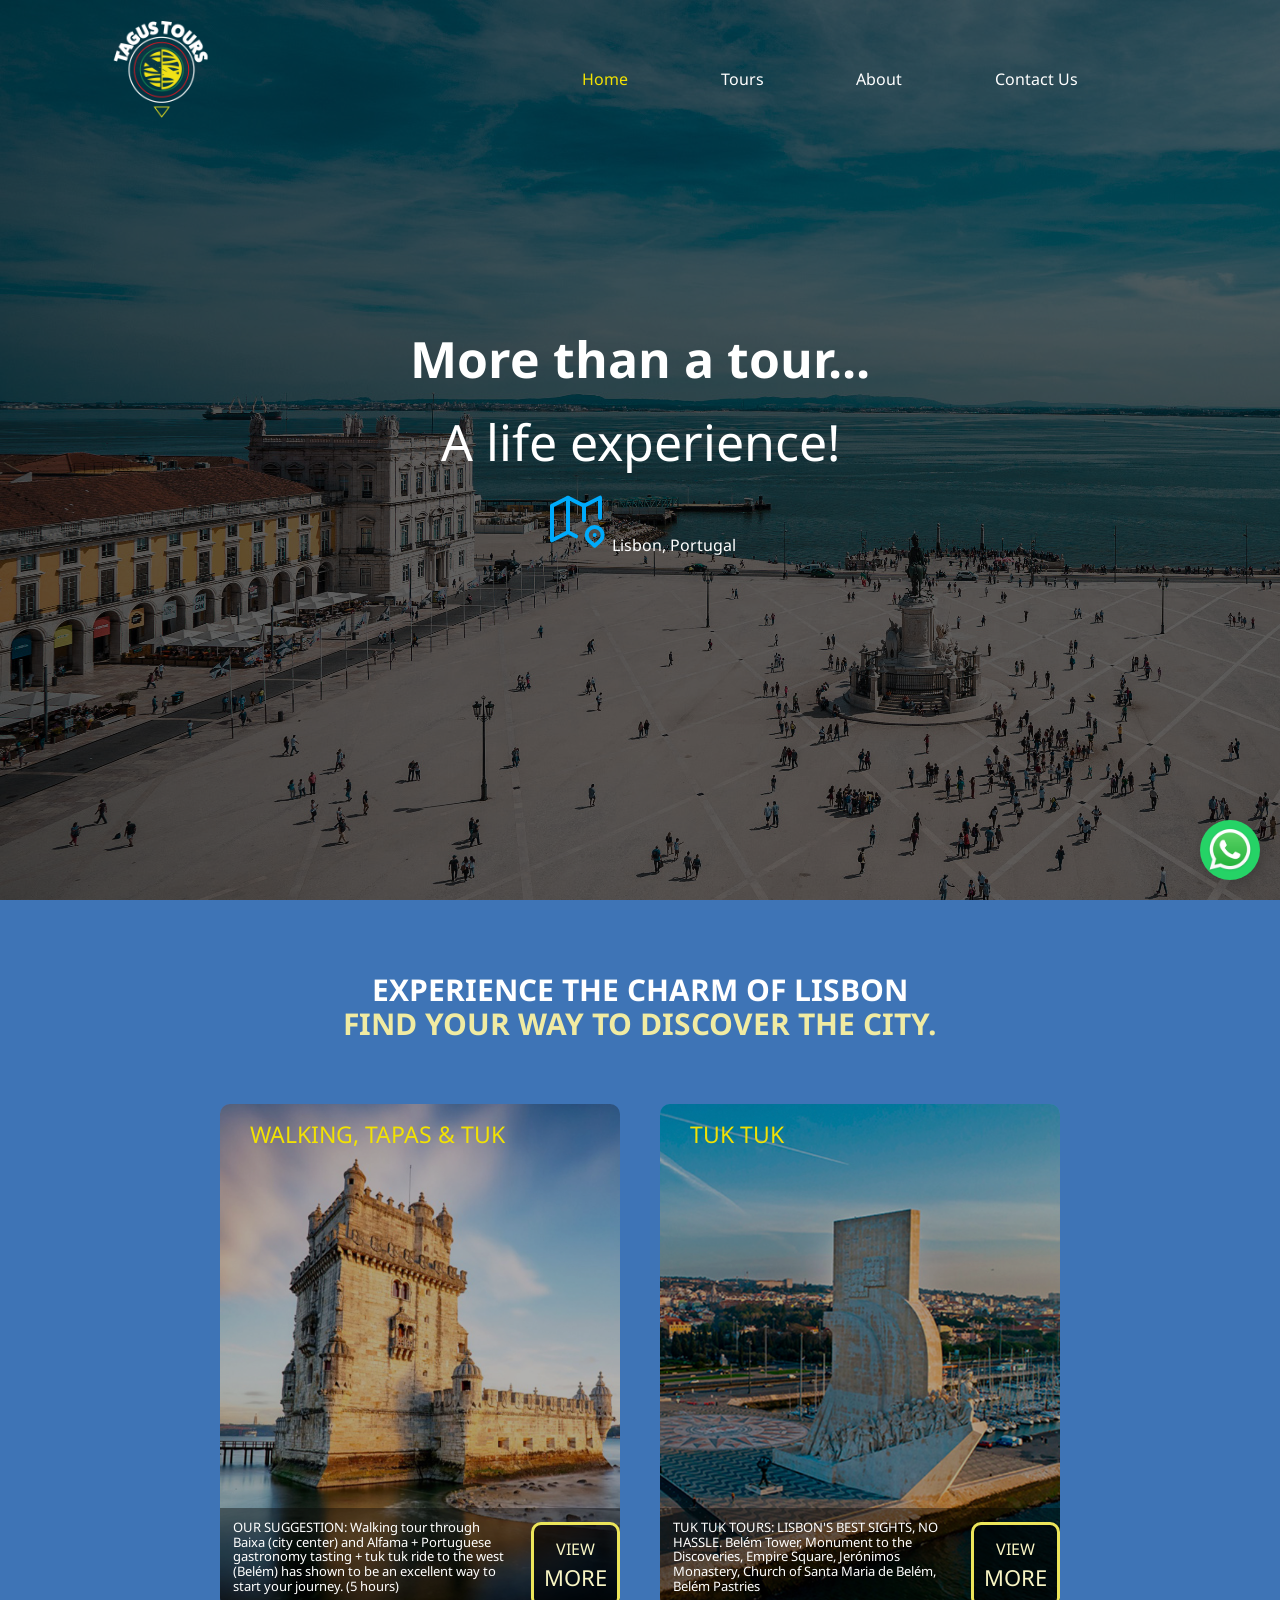
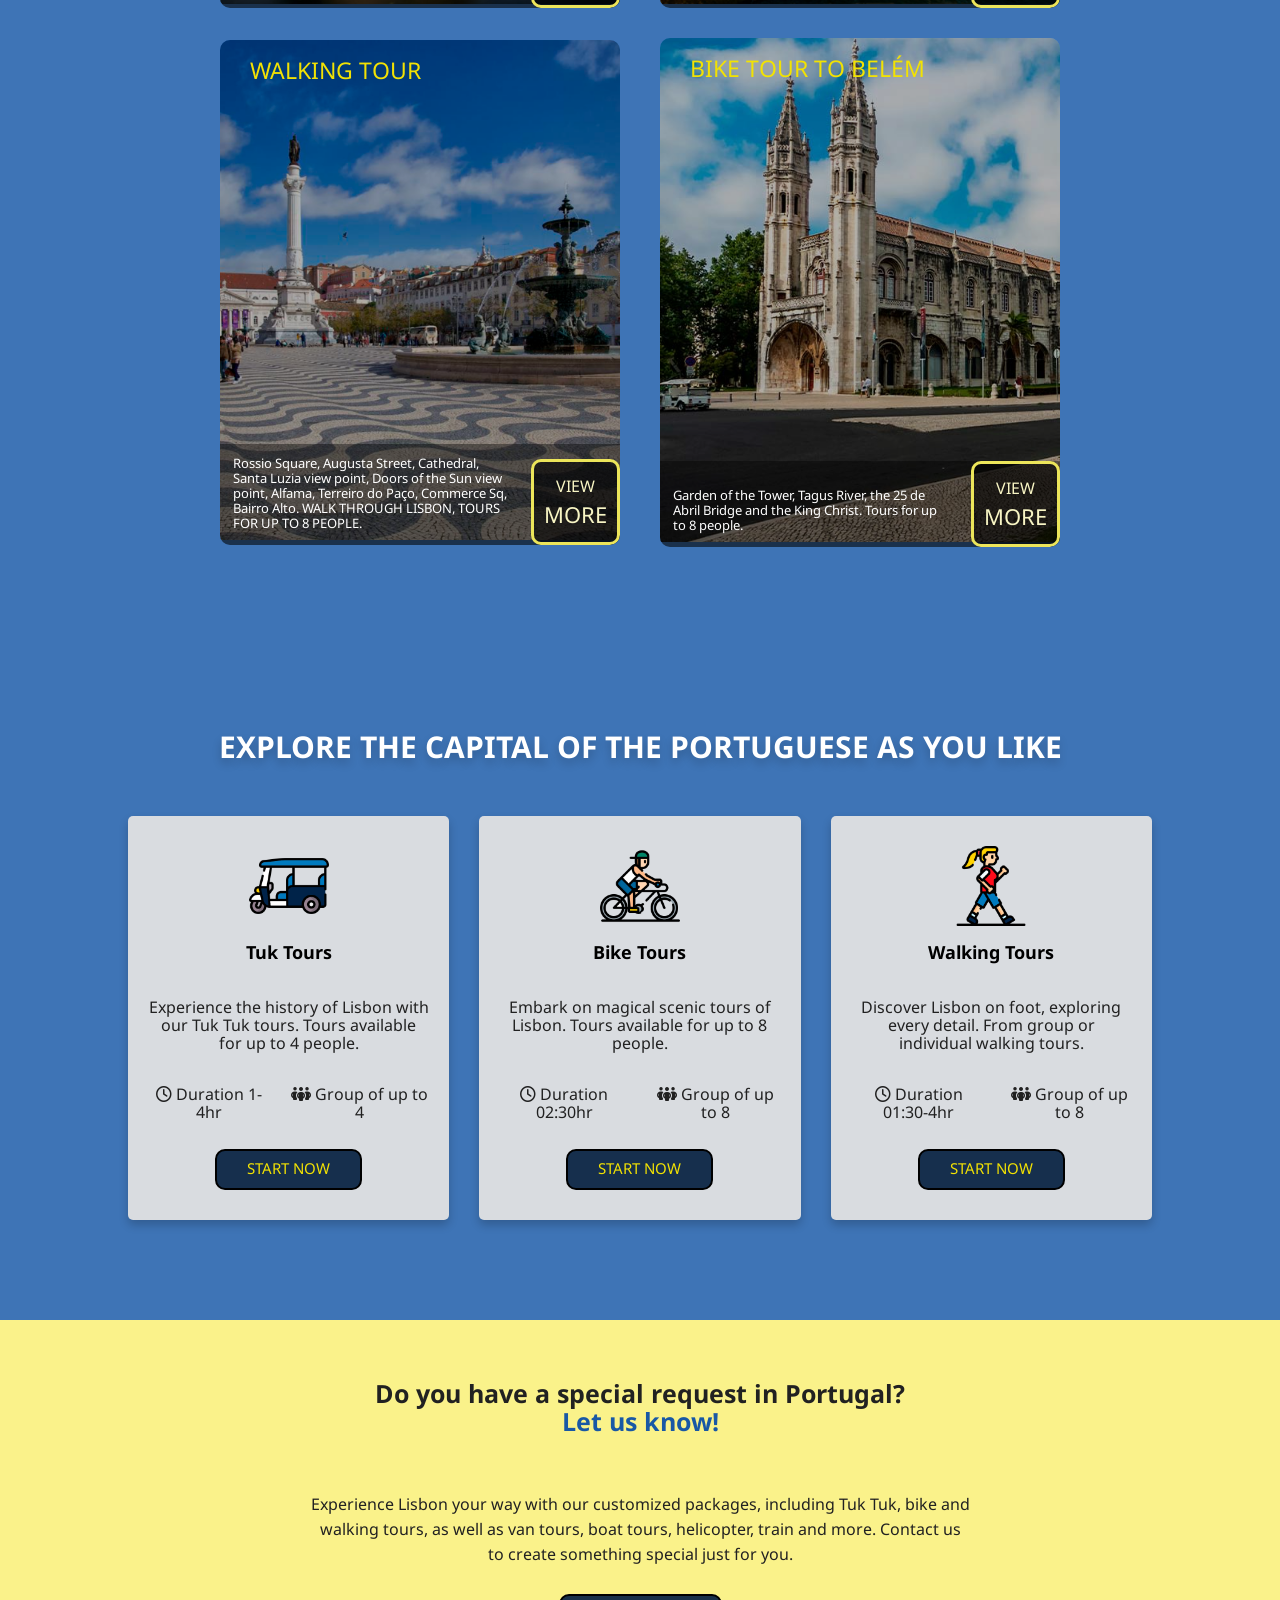
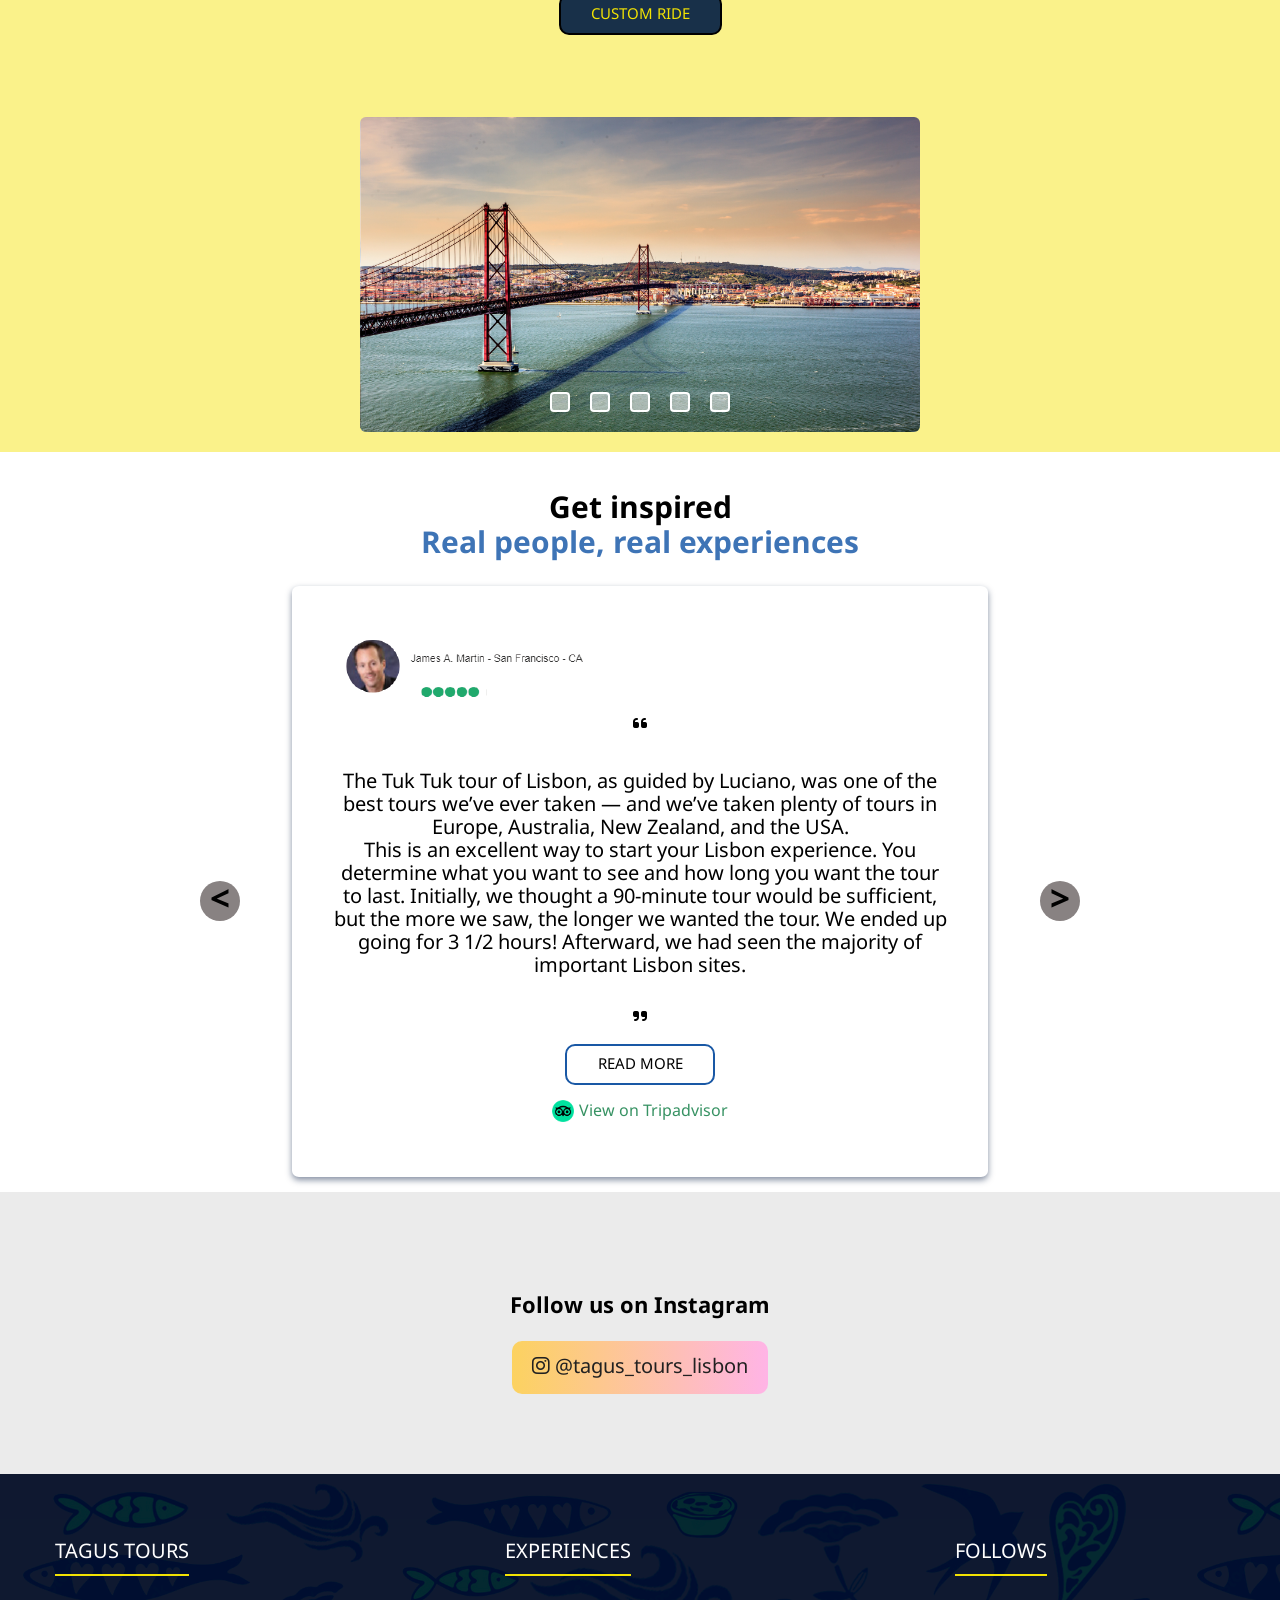
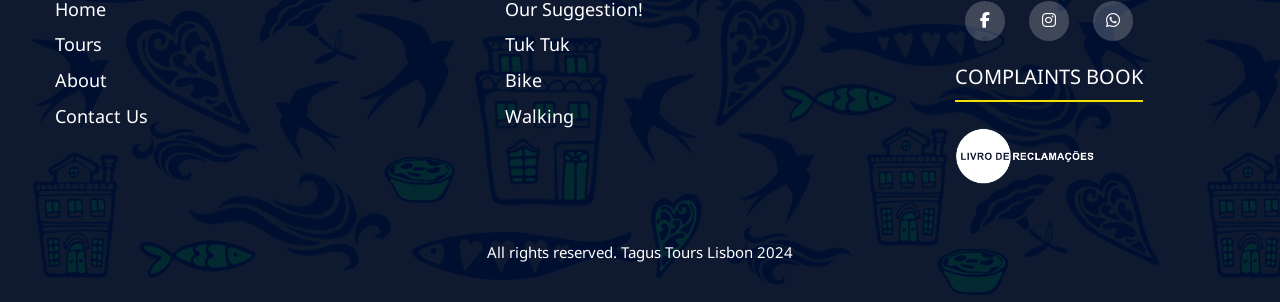
<file: index.html>
<!DOCTYPE html>
<html lang="en">
<head>
    <meta charset="UTF-8">
    <meta http-equiv="X-UA-Compatible" content="IE=edge">
    <meta name="viewport" content="width=device-width, initial-scale=1.0">
    <title>Tagus Tours | Explore Lisbon</title>
    <!-- Prefetch -->
    <link rel="Prefetch" href="servicios.html" as="document">
    <link rel="icon" href="img/Logo Icono2.ico">
    <link rel="preload" href="css/Normalize.css" as="style">
    <link rel="stylesheet" href="css/Normalize.css">
    <link rel="preconnect" href="https://fonts.googleapis.com">
    <link rel="preconnect" href="https://fonts.gstatic.com" crossorigin>
    <link href="https://fonts.googleapis.com/css2?family=Noto+Sans+Thai:wght@400;700&display=swap" rel="stylesheet">
    <link href="https://fonts.googleapis.com/css2?family=Poppins:ital,wght@0,100;0,200;0,300;0,400;0,500;0,600;0,700;0,800;0,900;1,100;1,200;1,300;1,400;1,500;1,600;1,700;1,800;1,900&display=swap" rel="stylesheet">
    <!-- Swiper Testimonios -->
    <link rel="stylesheet" href="css/cdn.jsdelivr.net_npm_swiper@9.4.1_swiper-bundle.min.css">
    <link rel="preload" href="css/styles.css" as="style">
    <link rel="stylesheet" href="css/styles.css">
           <!-- Otros elementos del head -->
            <!-- Footer Iconos -->
    <link rel="stylesheet" href="https://cdnjs.cloudflare.com/ajax/libs/font-awesome/6.2.1/css/all.min.css">
<!-- galeria de imagenes -->




<script src="https://unpkg.com/aos@2.3.1/dist/aos.js"></script>       
</head>

<body>
<header>
   
        
 
  <!-- Botón de WhatsApp -->
  <div class="whatsapp-container">
    <div id="whatsappBtn" class="whatsapp-icon" onmouseover="mostrarGreeting()" onclick="mostrarDialogo()" onmouseout="ocultarGreeting()"></div>
    <div class="whatsapp-greeting" id="greeting">Hello :)</div>
</div>

<div id="dialogo" class="mensaje__whatsapp dialogo hidden">
    <div class="mensaje__whatsapp__globo">
        <div class="mensaje__whatsapp__globo_1"></div>
        <div class="mensaje__whatsapp__globo_2">
            <h4>How may I assist you? </h4>
        </div>
    </div>
    <a class="mensaje__whatsapp__x" onclick="cerrarDialogo()">x</a>
    <div class="mensaje__whatsapp__dialogo">
        <textarea id="mensaje" class="mensaje-input mensaje__whatsapp__chat" placeholder="Your messenger here"></textarea>
        <button class="enviar-btn mensaje__whatsapp__enviar" onclick="enviarWhatsApp()"></button>
    </div>
    <div>
        <img src="img/fondo chat.png" alt="WhatsApp chat background">
    </div>
</div>


  <!--fin - Botón de WhatsApp -->


      <div class="header-nav">
        <div class="contenedor-nav">
            <a href="index.html">
                <img src="img/LOGO 02 Sin fondo copia.png" alt="Tagus Tour" class="logo">
            </a>
            <input type="checkbox" id="check">
            <label for="check" class="bars__menu">
               <span class="line1__bars-menu"></span>
               <span class="line2__bars-menu"></span>
                <span class="line3__bars-menu"></span> 
           </label> 
                 <ul class="nav-menu">
                     <li><a class="active" href="#">Home</a></li>
                     <li><a href="servicios.html">Tours</a></li>
                     <li><a href="nosotros.html">About</a></li>
                     <li><a href="contacto.html">Contact Us</a></li>
                 </ul>      
         </div>
    </div>
</header>
<section class="home is-preload">
     <main id="contenido-lisbon">
        <div id="promo">
            <h1> More than a tour... </h1>
            <span> A life experience! </span>
            <p>
                <svg xmlns="http://www.w3.org/2000/svg" class="icon icon-tabler icon-tabler-map-2" width="64" height="64"
                    viewBox="0 0 24 24" stroke-width="1.5" stroke="#00abfb" fill="none" stroke-linecap="round"
                    stroke-linejoin="round">
                <path stroke="none" d="M0 0h24v24H0z" fill="none" />
                <path d="M12 18.5l-3 -1.5l-6 3v-13l6 -3l6 3l6 -3v7.5" />
                <path d="M9 4v13" />
                <path d="M15 7v5.5" />
                <path d="M21.121 20.121a3 3 0 1 0 -4.242 0c.418 .419 1.125 1.045 2.121 1.879c1.051 -.89 1.759 -1.516 2.121 -1.879z" />
                <path d="M19 18v.01" />
                </svg>
                    Lisbon, Portugal
                </p>
        </div> 
    </main>   
</section>
<!-- Galeria de imagenes -->
<div class="body-galeria">
    <div class="parrafo-galeria">
        <h2>Experience the charm of Lisbon 
            <span>Find your way to discover the city.</span>
        </h2>
    </div>
    <div class="galeria">
            <div class="imagen" >
                <a href="servicios.html#suggestion" target="_blank" rel="noopener noreferrer">
                    <img src="img/seccion paseos/Belem(1080x1350).jpg" alt="Imagen 1">
                </a>
             <div class="wrap-text__imagen">
                    <h2>Walking, Tapas & Tuk</h2>
            </div>
                <div class="info-wrap__imagen">
                    <P><span>OUR SUGGESTION:</span> Walking tour through Baixa (city center) and Alfama + Portuguese gastronomy tasting + tuk tuk ride to the west (Belém) has shown to be an excellent way to start your journey. (5 hours)</P>
                        <a href="servicios.html#suggestion" target="_blank" rel="noopener noreferrer" class="precio__imagen">
                            <span>view</span>
                            <span class="precio-gde">more</span>
                        </a>
                        <!-- <div class="reservar__imagen">Quiero Resservar</div> -->
                </div>
            </div>
        <!-- <button class="ver-mas">Ver más</button> -->
        <div class="imagen">
            <a href="servicios.html#tuktuk" target="_blank" rel="noopener noreferrer">
                 <img src="img/seccion paseos/padraodescobrementos(1080x1350).jpg" alt="Imagen 1">
            </a>     
            <div class="wrap-text__imagen">
                <h2>Tuk Tuk</h2>
            </div>
            <div class="info-wrap__imagen">
                <P><span>Tuk Tuk tours: Lisbon's best sights, no hassle.</span> Belém Tower, Monument to the Discoveries, Empire Square, Jerónimos Monastery, Church of Santa Maria de Belém, Belém Pastries</P>
                <a href="servicios.html#tuktuk" target="_blank" rel="noopener noreferrer" class="precio__imagen">
                    <span>view</span>
                        <span class="precio-gde">more</span>
                </a>
                    <!-- <div class="reservar__imagen">Quiero Resservar</div> -->
            </div>
        </div>
    <!-- <button class="ver-mas">Ver más</button> -->
                <div class="imagen">
                <a href="servicios.html#walking" target="_blank" rel="noopener noreferrer">
                    <img src="img/seccion paseos/Rossio Square.png" alt="Imagen 1">
                </a>
                <div class="wrap-text__imagen">
                    <h2>Walking tour</h2>
                </div>
                <div class="info-wrap__imagen">
                    <P>Rossio Square, Augusta Street, Cathedral, Santa Luzia view point, Doors of the Sun view point, Alfama, Terreiro do Paço, Commerce Sq, Bairro Alto. <span>Walk through Lisbon, tours for up to 8 people.</span></P>
                    <a href="servicios.html#walking" target="_blank" rel="noopener noreferrer" class="precio__imagen">
                        <span>view</span>
                            <span class="precio-gde">more</span>
                    </a>
                        <!-- <div class="reservar__imagen">Quiero Resservar</div> -->
                </div>
            </div>
        <!-- <button class="ver-mas">Ver más</button> -->
        <div class="imagen">
            <a href="servicios.html#bike" target="_blank" rel="noopener noreferrer">
                <img src="img/jeronimosindex.jpg" alt="Imagen 1">
            </a>
            <div class="wrap-text__imagen">
                <h2>Bike tour to Belém</h2>
            </div>
            <div class="info-wrap__imagen">
                <P><span></span>Garden of the Tower, Tagus River, the 25 de Abril Bridge and the King Christ. Tours for up to 8 people.</P>
                <a href="servicios.html#bike" target="_blank" rel="noopener noreferrer" class="precio__imagen">
                    <span>view</span>
                        <span class="precio-gde">more</span>
                </a>
                    <!-- <div class="reservar__imagen">Quiero Resservar</div> -->
            </div>
        </div>
        <!-- <button class="ver-mas">Ver más</button> -->
    </div>
<!-- fin -Galeria de imagenes -->

<!-- Seccion servicios -->
<section class="container-servicios">
    <h2 class="heading">Explore the capital of the Portuguese as you like</h2>
    <div class="box-container">
        <div class="box-servicios ">
            <img src="img/seccion servicios/tuk-tuk 2.png" alt="">
            <h3>Tuk Tours</h3>
            <p>Experience the history of Lisbon with our Tuk Tuk tours. Tours available for up to 4 people.</p>
            <div class="servicios__information">
                <div>
                    <p>
                    <i class="fa-regular fa-clock"></i>
                        Duration 1-4hr</p>
                </div>
                <div>
                    <p>
                    <i class="fa-solid fa-people-group"></i>
                    Group of up to 4
                    </p>
                </div>
            </div>
            <a href="servicios.html#tuktuk" class="boton" target="_blank" rel="noopener noreferrer">Start Now</a>
        </div>
        <div class="box-servicios">
            <img src="img/seccion servicios/bicicleta 2.png" alt="">
            <h3>Bike Tours</h3>
            <p>Embark on magical scenic tours of Lisbon. Tours available for up to 8 people.</p>
            <div class="servicios__information">
                <div>
                    <p>
                    <i class="fa-regular fa-clock"></i>
                    Duration 02:30hr</p>
                </div>
                <div>
                    <p>
                    <i class="fa-solid fa-people-group"></i>
                    Group of up to 8
                    </p>
                </div>
            </div>
            <a href="servicios.html#bike" class="boton" target="_blank" rel="noopener noreferrer">Start Now</a>
        </div>
        <div class="box-servicios">
            <img src="img/seccion servicios/para-caminar2.png" alt="">
            <h3>Walking Tours</h3>
            <p>Discover Lisbon on foot, exploring every detail. From group or individual walking tours.</p>
            <div class="servicios__information">
                <div>
                    <p>
                    <i class="fa-regular fa-clock"></i>
                    Duration 01:30-4hr</p>
                </div>
                <div>
                    <p>
                    <i class="fa-solid fa-people-group"></i>
                    Group of up to 8
                    </p>
                </div>
            </div>
            <a href="servicios.html#walking" class="boton" target="_blank" rel="noopener noreferrer">Start Now</a>
        </div>
    </div>
</section>

<!-- SLIDER P PRESENTACION -->
<div class="body-scroll">
    <div class="parrafo">
        <h2> Do you have a special request in Portugal? <span>Let us know! </span>
        </h2>
        <p>Experience Lisbon your way with our customized packages, including Tuk Tuk, bike and walking tours, as well as van tours, boat tours, helicopter, train and more. Contact us to create something special just for you. </p>
        <a href="https://wa.me/c/351933848910" class="boton" target="_blank ">Custom Ride</a>
    </div>
    <div class="contenedor-slider">

        <input type="radio" id="1" name="imag-slide" hidden>
        <input type="radio" id="2" name="imag-slide" hidden>
        <input type="radio" id="3" name="imag-slide" hidden>
        <input type="radio" id="4" name="imag-slide" hidden>
        <input type="radio" id="5" name="imag-slide" hidden>

        <div class="slide">
            <div class="item-slide">
                <img src="img/foto (2).jpeg" alt="Tagus Tours gallery photo">
            </div>

            <div class="item-slide">
                <img src="img/Sin título-3.png" alt="Tagus Tours gallery photo">
            </div>

            <div class="item-slide">
                <img src="img/foto (14).jpeg" alt="Tagus Tours gallery photo">
            </div>

            <div class="item-slide">
                <img src="img/foto (5).jpeg" alt="Tagus Tours gallery photo">
            </div>

            <div class="item-slide">
                <img src="img/foto (9).jpeg" alt="Tagus Tours gallery photo">
            </div>
        </div>

        <div class="pagination">
            <label class="pagination-item" for="1">
                <img src="img/foto (2).jpeg" alt="Tagus Tours gallery photo">
            </label>

            <label class="pagination-item" for="2">
                <img src="img/Sin título-3.png" alt="Tagus Tours gallery photo">
            </label>

            <label class="pagination-item" for="3">
                <img src="img/foto (14).jpeg" alt="Tagus Tours gallery photo">
            </label>

            <label class="pagination-item" for="4">
                <img src="img/foto (5).jpeg" alt="Tagus Tours gallery photo">
            </label>

            <label class="pagination-item" for="5">
                <img src="img/foto (9).jpeg" alt="Tagus Tours gallery photo">
            </label>
        </div>
    </div>
</div>

<section class="testimonios__container">
    <section class="container-testimonial">
            <div class="tittle__testimonios">
                <h2> Get inspired <span> Real people, real experiences</span> </h2>
            </div>
            <div class="testimonial" id="testimonial">

              


                <div class="slide-testimonial ">
                    <div class="testimonio">
                        <img src="img/james.png" alt="" class="testimonio__img">
                        <div class="testimonio__text testimonio__support "> 
                            <i class="fa fa-quote-left " aria-hidden="true"></i>
                            <p>The Tuk Tuk tour of Lisbon, as guided by Luciano, was one of the best tours we’ve ever taken — and we’ve taken plenty of tours in Europe, Australia, New Zealand, and the USA.
                                <br>This is an excellent way to start your Lisbon experience. You determine what you want to see and how long you want the tour to last. Initially, we thought a 90-minute tour would be sufficient, but the more we saw, the longer we wanted the tour. We ended up going for 3 1/2 hours! Afterward, we had seen the majority of important Lisbon sites.                           
                                                               
                            </p> 
                            <span class="hideText">
                            <p>Luciano is the ideal tour guide. He’s a gentleman, for starters — he was always ready to help out my husband, who is experiencing mobility issues. Luciano is also warm, and friendly, has a good sense of humor, and is highly knowledgeable about history. I can’t imagine a better tour guide.
                               <br>The streets of Alfama, from where our tour began and ended, are cobblestone and filled with potholes, and as in any Tuk Tuk, you will likely feel every bump. Also, I suspect you can find less expensive Tuk Tuk tours — but I doubt you’d find a more satisfying, memorable one!                               
                               <br>I rarely rate anything five stars, but in the case of Tagus Tours and Luciano, I’m happy to give the maximum star rating.</p></span>
                               <i class="fa fa-quote-right" aria-hidden="true"></i> 
                               <button class="boton read-more-btn contenedor-readmore">Read More</button>
                             
                            
                        </div>  
                        
                        
                        
                        <div class="alinear-derecha view-google view-tripadvisor">
                            <img src="img/Tripadvisor.png" alt="">                       
                            <a href="https://www.tripadvisor.com/ShowUserReviews-g189158-d13150197-r857310311-Tejo_Tours-Lisbon_Lisbon_District_Central_Portugal.html" target="_blank" rel="noopener noreferrer">View on Tripadvisor</a>

                        </div>

                    </div>

                </div>

                    <div class="slide-testimonial">
                        <div class="testimonio">
                            <img src="img/chiara.png" alt="" class="testimonio__img">
                            <div class="testimonio__text"> 
                                <i class="fa fa-quote-left" aria-hidden="true"></i>
                                <p>Damián was an incredible guide! We learned so much about the history is Lisboa as he explained landmarks while riding the tuk-tuk, as well as in certain places where he stopped for us to get off and look around. So friendly and an overall really enjoyable and well-rounded trip. A great way to get a look and feel for the city! Completely recommend!</p>
                                <i class="fa fa-quote-right" aria-hidden="true"></i>
                            </div>
                            <div class="alinear-derecha view-google">
                                <img src="img/google.png" alt="">                       
                                <a href="https://g.co/kgs/EdK9Me7" target="_blank" rel="noopener noreferrer">View on Google</a>
                            </div>
                        </div>
                    </div>
            
                    <div class="slide-testimonial">
                        <div class="testimonio">
                            <img src="img/beñat.png" alt="" class="testimonio__img">
                            <div class="testimonio__text"> 
                                <i class="fa fa-quote-left" aria-hidden="true"></i>
                                <p>Muy buen tour, Damian el que nos ha llevado ha sido muy amable en todo momento. Nos ha ayudado en todo y nos ha dado buenas recomendaciones. Muy recomendable.</p>
                                <i class="fa fa-quote-right" aria-hidden="true"></i>
                            </div>
                            <div class="alinear-derecha view-google">
                                <img src="img/google.png" alt="">                       
                                <a href="https://g.co/kgs/dtps8LA" target="_blank" rel="noopener noreferrer">View on Google</a>
                            </div>
                        </div>
                    </div>

                    <div class="slide-testimonial">
                        <div class="testimonio">
                            <img src="img/ellen.png" alt="" class="testimonio__img">
                            <div class="testimonio__text"> 
                                <i class="fa fa-quote-left" aria-hidden="true"></i>
                                <p>Damian is very nice and showed us wonderful views of Lisbon</p>
                                <i class="fa fa-quote-right" aria-hidden="true"></i>
                            </div>
                            <div class="alinear-derecha view-google">
                                <img src="img/google.png" alt="">                       
                                <a href="https://g.co/kgs/7ehHuU" target="_blank" rel="noopener noreferrer">View on Google</a>
                            </div>
                        </div>
                    </div>

                    <div class="slide-testimonial">
                        <div class="testimonio">
                            <img src="img/alexandra.png" alt="" class="testimonio__img">
                            <div class="testimonio__text"> 
                                <i class="fa fa-quote-left" aria-hidden="true"></i>
                                <p>"Encantador, apasionado, la mejor manera de visitar Lisboa"</p>
                                <i class="fa fa-quote-right" aria-hidden="true"></i>
                            </div>
                            <div class="alinear-derecha view-google">
                                <img src="img/google.png" alt="">                       
                                <a href="https://g.co/kgs/oHGacJ" target="_blank" rel="noopener noreferrer">View on Google</a>
                            </div>
                        </div>
                    </div>

                    <div class="slide-testimonial">
                        <div class="testimonio">
                            <img src="img/eva.png" alt="" class="testimonio__img">
                            <div class="testimonio__text"> 
                                <i class="fa fa-quote-left" aria-hidden="true"></i>
                                <p>Maravilloso paseo,</p>
                                <i class="fa fa-quote-right" aria-hidden="true"></i>
                            </div>
                            <div class="alinear-derecha view-google">
                                <img src="img/google.png" alt="">                       
                                <a href="https://g.co/kgs/pQEFdA" target="_blank" rel="noopener noreferrer">View on Google</a>
                            </div>
                        </div>
                    </div>
                    <div class="slide-testimonial">
                        <div class="testimonio">
                            <img src="img/elena.png" alt="" class="testimonio__img">
                            <div class="testimonio__text"> 
                                <i class="fa fa-quote-left" aria-hidden="true"></i>
                                <p>Damián muy amable nos dio un tour muy bonito y cómodo. Repetiremos. Gracias</p>
                                <i class="fa fa-quote-right" aria-hidden="true"></i>
                            </div>   
                            <div class="alinear-derecha view-google">
                                <img src="img/google.png" alt="">                       
                                <a href="https://g.co/kgs/4xCeQA" target="_blank" rel="noopener noreferrer">View on Google</a>
                            </div>

                        </div>

                    </div>
                    <div class="slide-testimonial">
                        <div class="testimonio">
                            <img src="img/alba.gif" alt="" class="testimonio__img">
                            <div class="testimonio__text"> 
                                <i class="fa fa-quote-left" aria-hidden="true"></i>
                                <p>El chico que conducia super agradable, cads poco para para hacer fotos y explicar los sitios, incluso tomar un chupito portugues.recomendablr para conocer lisboa si tienes poco tiempo y no quierea caminar</p>
                                <i class="fa fa-quote-right" aria-hidden="true"></i>
                            </div>   
                            <div class="alinear-derecha view-google">
                                <img src="img/google.png" alt="">                       
                                <a href="https://g.co/kgs/xVTbeV" target="_blank" rel="noopener noreferrer">View on Google</a>
                            </div>

                        </div>

                    </div>
                    <div class="slide-testimonial">
                        <div class="testimonio">
                            <img src="img/celso.gif" alt="" class="testimonio__img">
                            <div class="testimonio__text"> 
                                <i class="fa fa-quote-left" aria-hidden="true"></i>
                                <p>Fantástico o Tour !!! Eu minha família só temos que agradecer foi uma experiência incrível lugares lindos . E a comunicação do Luciano explicações em todo passeio super recomendo. Obrigado Tagus  Tours</p>
                                <i class="fa fa-quote-right" aria-hidden="true"></i>
                            </div>   
                            <div class="alinear-derecha view-google">
                                <img src="img/google.png" alt="">                       
                                <a href="https://g.co/kgs/1Nkw22" target="_blank" rel="noopener noreferrer">View on Google</a>
                            </div>

                        </div>

                    </div>
                    <div class="slide-testimonial">
                        <div class="testimonio">
                            <img src="img/ugo.gif" alt="" class="testimonio__img">
                            <div class="testimonio__text"> 
                                <i class="fa fa-quote-left" aria-hidden="true"></i>
                                <p>Super guide qui connait parfaitement les lieux et qui est tres interessant !
                                    Nous avons passé une super apres midi. Le tour etait tres bien organisé et nous a permis d'apprendre l'histoire de Lisbonne!
                                    Je recommande vivement !</p>
                                <i class="fa fa-quote-right" aria-hidden="true"></i>
                            </div>   
                            <div class="alinear-derecha view-google">
                                <img src="img/google.png" alt="">                       
                                <a href="https://g.co/kgs/f2Z8Vw" target="_blank" rel="noopener noreferrer">View on Google</a>
                            </div>

                        </div>

                    </div>
                    <div class="slide-testimonial">
                        <div class="testimonio">
                            <img src="img/josep.gif" alt="" class="testimonio__img">
                            <div class="testimonio__text"> 
                                <i class="fa fa-quote-left" aria-hidden="true"></i>
                                <p>Un recorrido chulísimo con un conductor muy simpático y cercano. Muy recomendable
                                </p>
                                <i class="fa fa-quote-right" aria-hidden="true"></i>
                            </div>   
                            <div class="alinear-derecha view-google">
                                <img src="img/google.png" alt="">                       
                                <a href="https://g.co/kgs/LmHL26" target="_blank" rel="noopener noreferrer">View on Google</a>
                            </div>

                        </div>

                    </div>
                    <div class="slide-testimonial">
                        <div class="testimonio">
                            <img src="img/jana.gif" alt="" class="testimonio__img">
                            <div class="testimonio__text"> 
                                <i class="fa fa-quote-left" aria-hidden="true"></i>
                                <p>Damián nos ha hecho un tour excelente, con muy buenas explicaciones. Un trato muy amable.
                                </p>
                                <i class="fa fa-quote-right" aria-hidden="true"></i>
                            </div>   
                            <div class="alinear-derecha view-google">
                                <img src="img/google.png" alt="">                       
                                <a href="https://g.co/kgs/5pAGM6" target="_blank" rel="noopener noreferrer">View on Google</a>
                            </div>

                        </div>

                    </div>
                    <div class="slide-testimonial">
                        <div class="testimonio">
                            <img src="img/silvia.gif" alt="" class="testimonio__img">
                            <div class="testimonio__text"> 
                                <i class="fa fa-quote-left" aria-hidden="true"></i>
                                <p>Excellent service an hour.  I had a 3 hour tour with Damian and was all o. Time and considerate to my needs, stopping for my needed morning coffee.  He was on time to pick up and arranged for other activities I wanted for the day..</p>
                                <i class="fa fa-quote-right" aria-hidden="true"></i>
                            </div>   
                            <div class="alinear-derecha view-google">
                                <img src="img/google.png" alt="">                       
                                <a href="https://g.co/kgs/M5nvpD" target="_blank" rel="noopener noreferrer">View on Google</a>
                            </div>

                        </div>

                    </div>

                    

                <div class="slider__btn slider__btn--rigth" id="btn-rigth">&#62</div>
                <div class="slider__btn slider__btn--left"id="btn-left">&#60</div>

            </div>

    </section> 
</section> 




<div class="follow-instagram">
        <h3>Follow us on Instagram</h3>
        <a href="https://www.instagram.com/tagus_tours_lisbon/" target="_blank" rel="noopener noreferrer"> <i class="fab fa-instagram"></i> @tagus_tours_lisbon </a>
</div>

<footer class="footer">
    <div class="footer-container">
        <div class="footer-row">
            <div class="footer-links">
                <h4>Tagus Tours</h4>
                <li> <a class="active" href="index.html">Home</a></li>
                <li> <a href="servicios.html">Tours</a></li>
                <li> <a href="nosotros.html">About</a></li>
                <li> <a href="contacto.html">Contact Us</a></li>
            </div>
            <div class="footer-links">
                <h4>Experiences</h4>
                <li> <a href="servicios.html#suggestion">Our Suggestion!</a></li>
                <li> <a href="servicios.html#tuktuk" target="_blank" rel="noopener noreferrer">Tuk Tuk</a></li>
                <li> <a href="servicios.html#bike" target="_blank" rel="noopener noreferrer">Bike</a></li>
                <li> <a href="servicios.html#walking" target="_blank" rel="noopener noreferrer">Walking</a></li>
                <!-- <li> <a href="#">Sintra</a></li> -->
            </div>
            <div class="footer-links">
                <h4>Follows</h4>
                <div class="social-link">
                    <a href="https://www.facebook.com/tagustourslisbon" target="_blank" rel="noopener noreferrer"><i class="fab fa-facebook-f"></i></a>
                    <a href="https://www.instagram.com/tagus_tours_lisbon/" target="_blank" rel="noopener noreferrer"><i class="fab fa-instagram"></i></a>
                    <a href="https://wa.me/351933848910" target="_blank" rel="noopener noreferrer"><i class="fab fa-whatsapp"></i></a>
                </div>
                <div class="footer-complaints-book">
                    <h4>Complaints Book</h4>
                    <div class="reclamos">
                        <!-- <li> <a><i class="fab fa-facebook-f"></i></a> -->
                       <a href="https://www.livroreclamacoes.pt/INICIO/" target="_blank" rel="noopener noreferrer">
                        <img src="img/libro de reclamos blanco.png" alt="Portuguese complaints book" class="libro-reclamos">
                       </a>
                    </div>
                </div>   
            </div>          
        </div>
    </div>
    <div class="derechos">
        <p>All rights reserved. Tagus Tours Lisbon 2024</p>
    </div>
</footer>
<!-- Scripts Presentation -->
<script src="js/main.js"></script>
<script src="js/script.js"></script>
<script src="js/testimonial.js"></script>



</body>


</html>
</file>
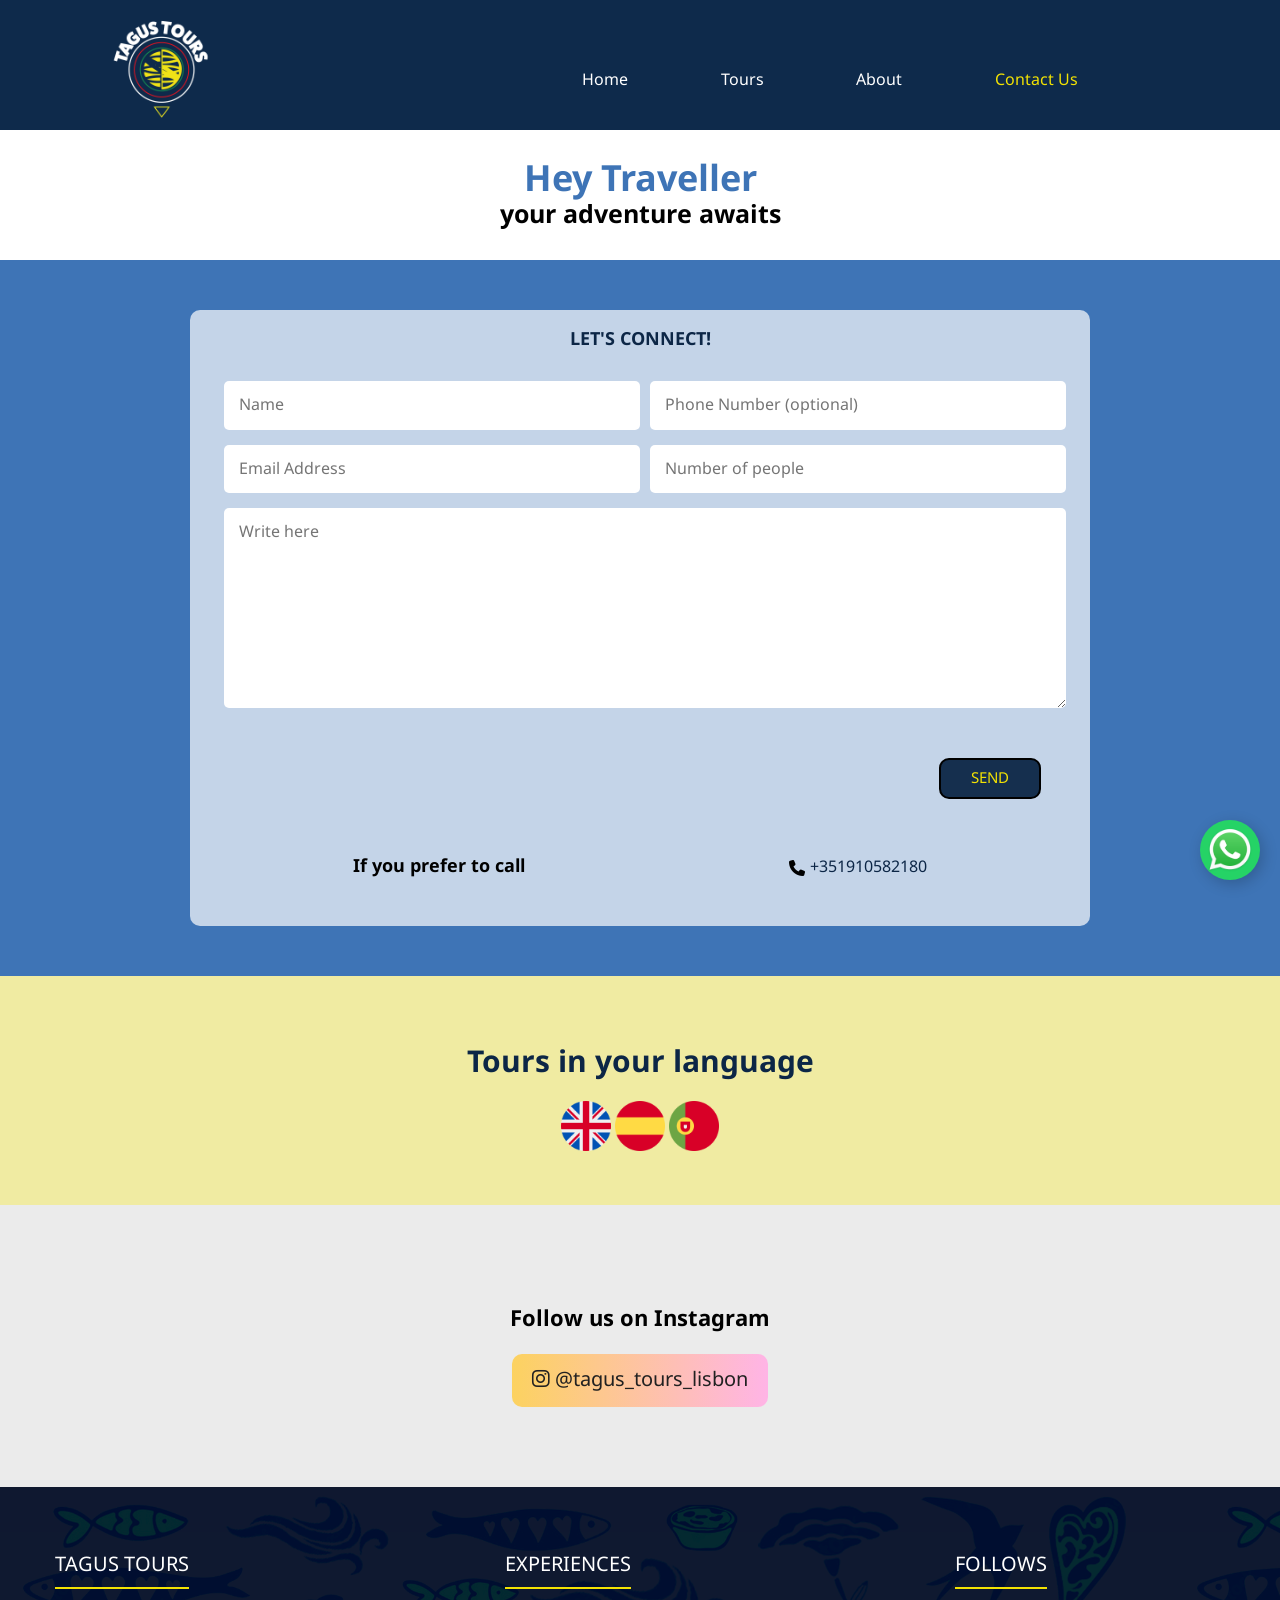
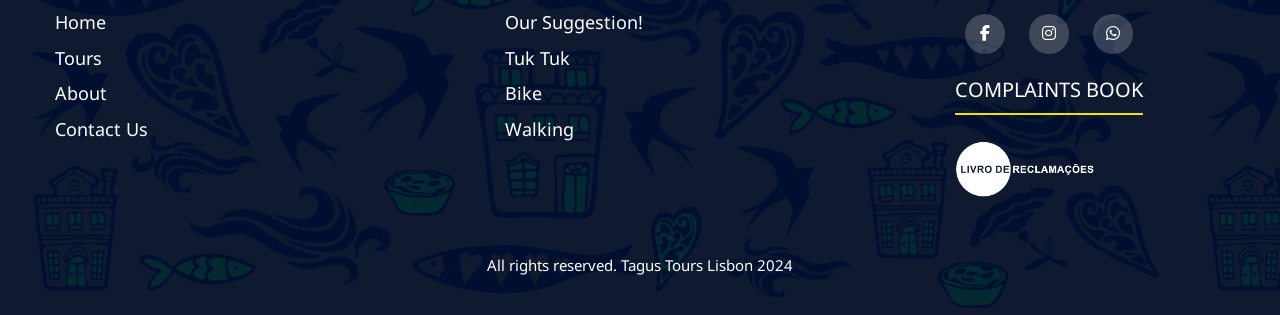
<file: contacto.html>
<!DOCTYPE html>
<html lang="en">
<head>
    <meta charset="UTF-8">
    <meta http-equiv="X-UA-Compatible" content="IE=edge">
    <meta name="viewport" content="width=device-width, initial-scale=1.0">
    <title>Tagus Tours | Explore Lisbon</title>
    <link rel="icon" href="img/Logo Icono2.ico">
    <link rel="preload" href="css/Normalize.css" as="style">
    <link rel="stylesheet" href="css/Normalize.css">
    <link rel="preconnect" href="https://fonts.googleapis.com">
    <link rel="preconnect" href="https://fonts.gstatic.com" crossorigin>
    <link href="https://fonts.googleapis.com/css2?family=Noto+Sans+Thai:wght@400;700&display=swap" rel="stylesheet">
    <link href="https://fonts.googleapis.com/css2?family=Poppins:ital,wght@0,100;0,200;0,300;0,400;0,500;0,600;0,700;0,800;0,900;1,100;1,200;1,300;1,400;1,500;1,600;1,700;1,800;1,900&display=swap" rel="stylesheet">
    <!-- Swiper Testimonios -->
    <link rel="stylesheet" href="css/cdn.jsdelivr.net_npm_swiper@9.4.1_swiper-bundle.min.css">
    <link rel="preload" href="css/styles.css" as="style">
    <link rel="stylesheet" href="css/styles.css">
           <!-- Otros elementos del head -->
    <link rel="stylesheet" href="https://cdnjs.cloudflare.com/ajax/libs/font-awesome/5.15.3/css/all.min.css">
            <!-- Footer Iconos -->
    <link rel="stylesheet" href="https://cdnjs.cloudflare.com/ajax/libs/font-awesome/6.2.1/css/all.min.css">
            <!--INSTAGRAM  -->
    <link rel="stylesheet" type="text/css" href="css/styles.css">
<!-- galeria de imagenes -->
</head>

<header>
  <!-- Botón de WhatsApp -->
  <div class="whatsapp-container">
    <div id="whatsappBtn" class="whatsapp-icon" onmouseover="mostrarGreeting()" onclick="mostrarDialogo()" onmouseout="ocultarGreeting()"></div>
    <div class="whatsapp-greeting" id="greeting">Hello :)</div>
</div>

<div id="dialogo" class="mensaje__whatsapp dialogo hidden">
    <div class="mensaje__whatsapp__globo">
        <div class="mensaje__whatsapp__globo_1"></div>
        <div class="mensaje__whatsapp__globo_2">
            <h4>How may I assist you? </h4>
        </div>
    </div>
    <a class="mensaje__whatsapp__x" onclick="cerrarDialogo()">x</a>
    <div class="mensaje__whatsapp__dialogo">
        <textarea id="mensaje" class="mensaje-input mensaje__whatsapp__chat" placeholder="Your messenger here"></textarea>
        <button class="enviar-btn mensaje__whatsapp__enviar" onclick="enviarWhatsApp()"></button>
    </div>
    <div>
        <img src="img/fondo chat.png">
    </div>
</div>


  <!--fin - Botón de WhatsApp -->


    <div class="header-nav nav-mod__nosotros">
        <div class="contenedor-nav">
            <a href="index.html">
                <img src="img/LOGO 02 Sin fondo copia.png" alt="Tagus Tour" class="logo" href="index.html"> 
            </a>
            <input type="checkbox" id="check">
            <label for="check" class="bars__menu">
               <span class="line1__bars-menu"></span>
               <span class="line2__bars-menu"></span>
                <span class="line3__bars-menu"></span> 
           </label> 
                 <ul class="nav-menu">
                     <li><a href="index.html">Home</a></li>
                     <li><a href="servicios.html">Tours</a></li>
                     <li><a href="nosotros.html">About</a></li>
                     <li><a class="active" href="contacto.html">Contact Us</a></li>
                 </ul>      
         </div>                 
    </div>
</header>

<!-- FORMULARIO -->
<div class="titulo__contacto">
    <h2>Hey Traveller <span> your adventure awaits</span>
</div>
<section class="contenido__contacto">
    <form action="https://formsubmit.co/info@tagustours.pt" method="POST" class="formulario">
        <fieldset>
            <legend>Let's Connect!</legend>
            <div class="contenedor-campos">
                <div class="campo">
                    <label for="name"></label>
                    <input name="name" class="input-text" type="text" placeholder="Name">
                </div>    
                <div class="campo">
                    <label for="tel" ></label>
                    <input name="tel" class="input-text" type="tel" placeholder="Phone Number (optional)">
                </div>
                <div class="campo">
                    <label for="email" ></label>
                    <input name="email" class="input-text" type="email" placeholder="Email Address">
                </div>
                <div class="campo">
                    <label for="number"></label>
                    <input name="number" type="number" class="input-text" placeholder="Number of people"  min="1">
                </div>
                <div class="campo">
                    <label for="message"></label>
                    <textarea name="message" class="input-text" placeholder="Write here"></textarea>
                </div> 
            </div>
            <div class="alinear-derecha flex">
                <input class="boton w-sm-100" type="submit" value="Send">
            </div>
            <div class="form__information">
                <h3>If you prefer to call</h3>
                <div class="flex call">
                    <i class="fa fa-phone" aria-hidden="true"></i>
                    <p>+351910582180</p>
                </div>
                
                
            </div>
        </fieldset>
        <input type="hidden" name="_next" value="http://demo.tagustours.pt/gracias.html">
        <input type="hidden" name="_captcha" value="false">
    </form>
 </section>
 <!-- Seccion Idiomas -->
<section class="section__idioma">
    <h1>Tours in your language</h1>
    <div class="elemento__idioma">
        <img src="img/reino-unido.png" alt="">
        <img src="img/espana.png" alt="">
        <img src="img/portugal.png" alt="">
    </div>
</section>
<!--Follow -->
<div class="follow-instagram">
        <h3>Follow us on Instagram</h3>
        <a href="https://www.instagram.com/tagus_tours_lisbon/" target="_blank"> <i class="fab fa-instagram"></i> @tagus_tours_lisbon </a>
</div>
<footer class="footer">
    <div class="footer-container">
        <div class="footer-row">
            <div class="footer-links">
                <h4>Tagus Tours</h4>
                <li> <a class="active" href="index.html">Home</a></li>
                <li> <a href="servicios.html">Tours</a></li>
                <li> <a href="nosotros.html">About</a></li>
                <li> <a href="contacto.html">Contact Us</a></li>
            </div>
            <div class="footer-links">
                <h4>Experiences</h4>
                <li> <a href="servicios.html#suggestion">Our Suggestion!</a></li>
                <li> <a href="servicios.html#tuktuk" target="_blank">Tuk Tuk</a></li>
                <li> <a href="servicios.html#bike" target="_blank">Bike</a></li>
                <li> <a href="servicios.html#walking" target="_blank">Walking</a></li>
                <!-- <li> <a href="#">Sintra</a></li> -->
            </div>
            <div class="footer-links">
                <h4>Follows</h4>
                <div class="social-link">
                    <a href="https://www.facebook.com/tagustourslisbon" target="_blank"><i class="fab fa-facebook-f"></i></a>
                    <a href="https://www.instagram.com/tagus_tours_lisbon/" target="_blank"><i class="fab fa-instagram"></i></a>
                    <a href="https://wa.me/351933848910" target="_blank"><i class="fab fa-whatsapp"></i></a>
                </div>
                <div class="footer-complaints-book">
                    <h4>Complaints Book</h4>
                    <div class="reclamos">
                        <!-- <li> <a><i class="fab fa-facebook-f"></i></a> -->
                       <a href="https://www.livroreclamacoes.pt/INICIO/" target="_blank">
                        <img src="img/libro de reclamos blanco.png"  class="libro-reclamos">
                       </a>
                    </div>
                </div>   
            </div>          
        </div>
    </div>
    <div class="derechos">
        <p>All rights reserved. Tagus Tours Lisbon 2024</p>
    </div>
</footer>
<!-- swipper Testimonial -->
<script src="js/testimonial.js"></script>

<script src="js/script.js"></script>
</body>
</html>
</file>
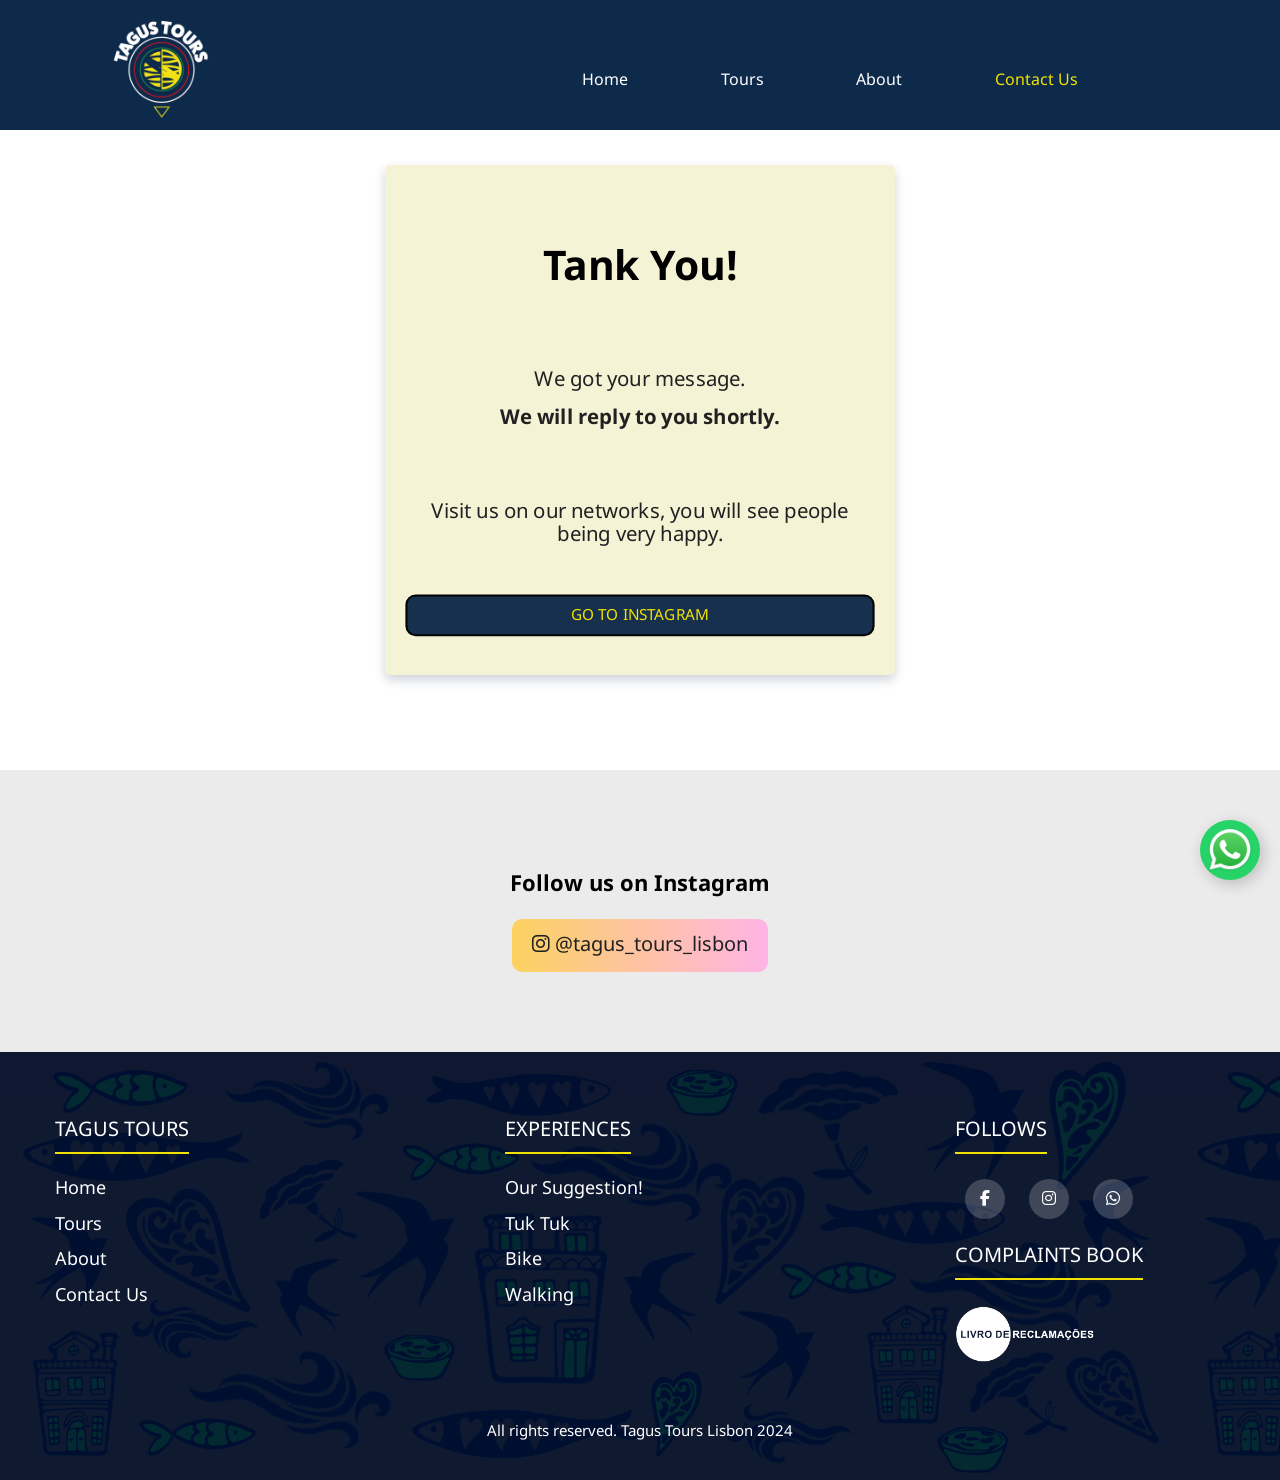
<file: gracias.html>
<!DOCTYPE html>
<html lang="en">
<head>
    <meta charset="UTF-8">
    <meta http-equiv="X-UA-Compatible" content="IE=edge">
    <meta name="viewport" content="width=device-width, initial-scale=1.0">
    <title>Tagus Tours | Explore Lisbon</title>
    <link rel="icon" href="img/Logo Icono2.ico">
    <link rel="preload" href="css/Normalize.css" as="style">
    <link rel="stylesheet" href="css/Normalize.css">
    <link rel="preconnect" href="https://fonts.googleapis.com">
    <link rel="preconnect" href="https://fonts.gstatic.com" crossorigin>
    <link href="https://fonts.googleapis.com/css2?family=Noto+Sans+Thai:wght@400;700&display=swap" rel="stylesheet">
    <link href="https://fonts.googleapis.com/css2?family=Poppins:ital,wght@0,100;0,200;0,300;0,400;0,500;0,600;0,700;0,800;0,900;1,100;1,200;1,300;1,400;1,500;1,600;1,700;1,800;1,900&display=swap" rel="stylesheet">
    <!-- Swiper Testimonios -->
    <link rel="stylesheet" href="css/cdn.jsdelivr.net_npm_swiper@9.4.1_swiper-bundle.min.css">
    <link rel="preload" href="css/styles.css" as="style">
    <link rel="stylesheet" href="css/styles.css">
           <!-- Otros elementos del head -->
    <link rel="stylesheet" href="https://cdnjs.cloudflare.com/ajax/libs/font-awesome/5.15.3/css/all.min.css">
            <!-- Footer Iconos -->
    <link rel="stylesheet" href="https://cdnjs.cloudflare.com/ajax/libs/font-awesome/6.2.1/css/all.min.css">
            <!--INSTAGRAM  -->
    <link rel="stylesheet" type="text/css" href="css/styles.css">
<!-- galeria de imagenes -->


    <script async src="//www.instagram.com/embed.js"></script>        
</head>

<header>
  <!-- Botón de WhatsApp -->
  <div class="whatsapp-container">
    <div id="whatsappBtn" class="whatsapp-icon" onmouseover="mostrarGreeting()" onclick="mostrarDialogo()" onmouseout="ocultarGreeting()"></div>
    <div class="whatsapp-greeting" id="greeting">Hello :)</div>
</div>

<div id="dialogo" class="mensaje__whatsapp dialogo hidden">
    <div class="mensaje__whatsapp__globo">
        <div class="mensaje__whatsapp__globo_1"></div>
        <div class="mensaje__whatsapp__globo_2">
            <h4>How may I assist you? </h4>
        </div>
    </div>
    <a class="mensaje__whatsapp__x" onclick="cerrarDialogo()">x</a>
    <div class="mensaje__whatsapp__dialogo">
        <textarea id="mensaje" class="mensaje-input mensaje__whatsapp__chat" placeholder="Your messenger here"></textarea>
        <button class="enviar-btn mensaje__whatsapp__enviar" onclick="enviarWhatsApp()"></button>
    </div>
    <div>
        <img src="img/fondo chat.png">
    </div>
</div>


  <!--fin - Botón de WhatsApp -->

</header>
     <section>
        <main id="contenido__nosotros">
            <div class="header-nav nav-mod__nosotros">
                <div class="contenedor-nav">
                    <a href="index.html">
                        <img src="img/LOGO 02 Sin fondo copia.png" alt="Tagus Tour" class="logo">
                    </a>
                    <input type="checkbox" id="check">
                    <label for="check" class="bars__menu">
                       <span class="line1__bars-menu"></span>
                       <span class="line2__bars-menu"></span>
                        <span class="line3__bars-menu"></span> 
                   </label> 
                         <ul class="nav-menu">
                             <li><a href="index.html">Home</a></li>
                             <li><a href="servicios.html">Tours</a></li>
                             <li><a href="nosotros.html">About</a></li>
                             <li><a class="active" href="contacto.html">Contact Us</a></li>
                         </ul>      
                 </div>                 
            </div>
    </section>
    <section class="container__agradecimiento">
            <div class="box__agradecimiento">
                    <h3>Tank You!</h3>
                    <p>We got your message. <span>We will reply to you shortly.</span></p>
                    <p>Visit us on our networks, you will see people being very happy.</p>
                    <a href="https://www.instagram.com/tagus_tours_lisbon/" class="boton" target="_blank">Go To Instagram</a>
            </div>
    </section>
        
    </div> 
<div class="follow-instagram">
        <h3>Follow us on Instagram</h3>
        <a href="https://www.instagram.com/tagus_tours_lisbon/" target="_blank"> <i class="fab fa-instagram"></i> @tagus_tours_lisbon </a>
</div>
<footer class="footer">
    <div class="footer-container">
        <div class="footer-row">
            <div class="footer-links">
                <h4>Tagus Tours</h4>
                <li> <a class="active" href="index.html">Home</a></li>
                <li> <a href="servicios.html">Tours</a></li>
                <li> <a href="nosotros.html">About</a></li>
                <li> <a href="contacto.html">Contact Us</a></li>
            </div>
            <div class="footer-links">
                <h4>Experiences</h4>
                <li> <a href="servicios.html#suggestion">Our Suggestion!</a></li>
                <li> <a href="servicios.html#tuktuk" target="_blank">Tuk Tuk</a></li>
                <li> <a href="servicios.html#bike" target="_blank">Bike</a></li>
                <li> <a href="servicios.html#walking" target="_blank">Walking</a></li>
                <!-- <li> <a href="#">Sintra</a></li> -->
            </div>
            <div class="footer-links">
                <h4>Follows</h4>
                <div class="social-link">
                    <a href="https://www.facebook.com/tagustourslisbon" target="_blank"><i class="fab fa-facebook-f"></i></a>
                    <a href="https://www.instagram.com/tagus_tours_lisbon/" target="_blank"><i class="fab fa-instagram"></i></a>
                    <a href="https://wa.me/351933848910" target="_blank"><i class="fab fa-whatsapp"></i></a>
                </div>
                <div class="footer-complaints-book">
                    <h4>Complaints Book</h4>
                    <div class="reclamos">
                        <!-- <li> <a><i class="fab fa-facebook-f"></i></a> -->
                       <a href="https://www.livroreclamacoes.pt/INICIO/" target="_blank">
                        <img src="img/libro de reclamos blanco.png"  class="libro-reclamos">
                       </a>
                    </div>
                </div>   
            </div>          
        </div>
    </div>
    <div class="derechos">
        <p>All rights reserved. Tagus Tours Lisbon 2024</p>
    </div>
</footer>
<!-- swipper Testimonial -->
<script src="js/testimonial.js"></script>

<script src="js/script.js"></script>


</body>


</html>
</file>
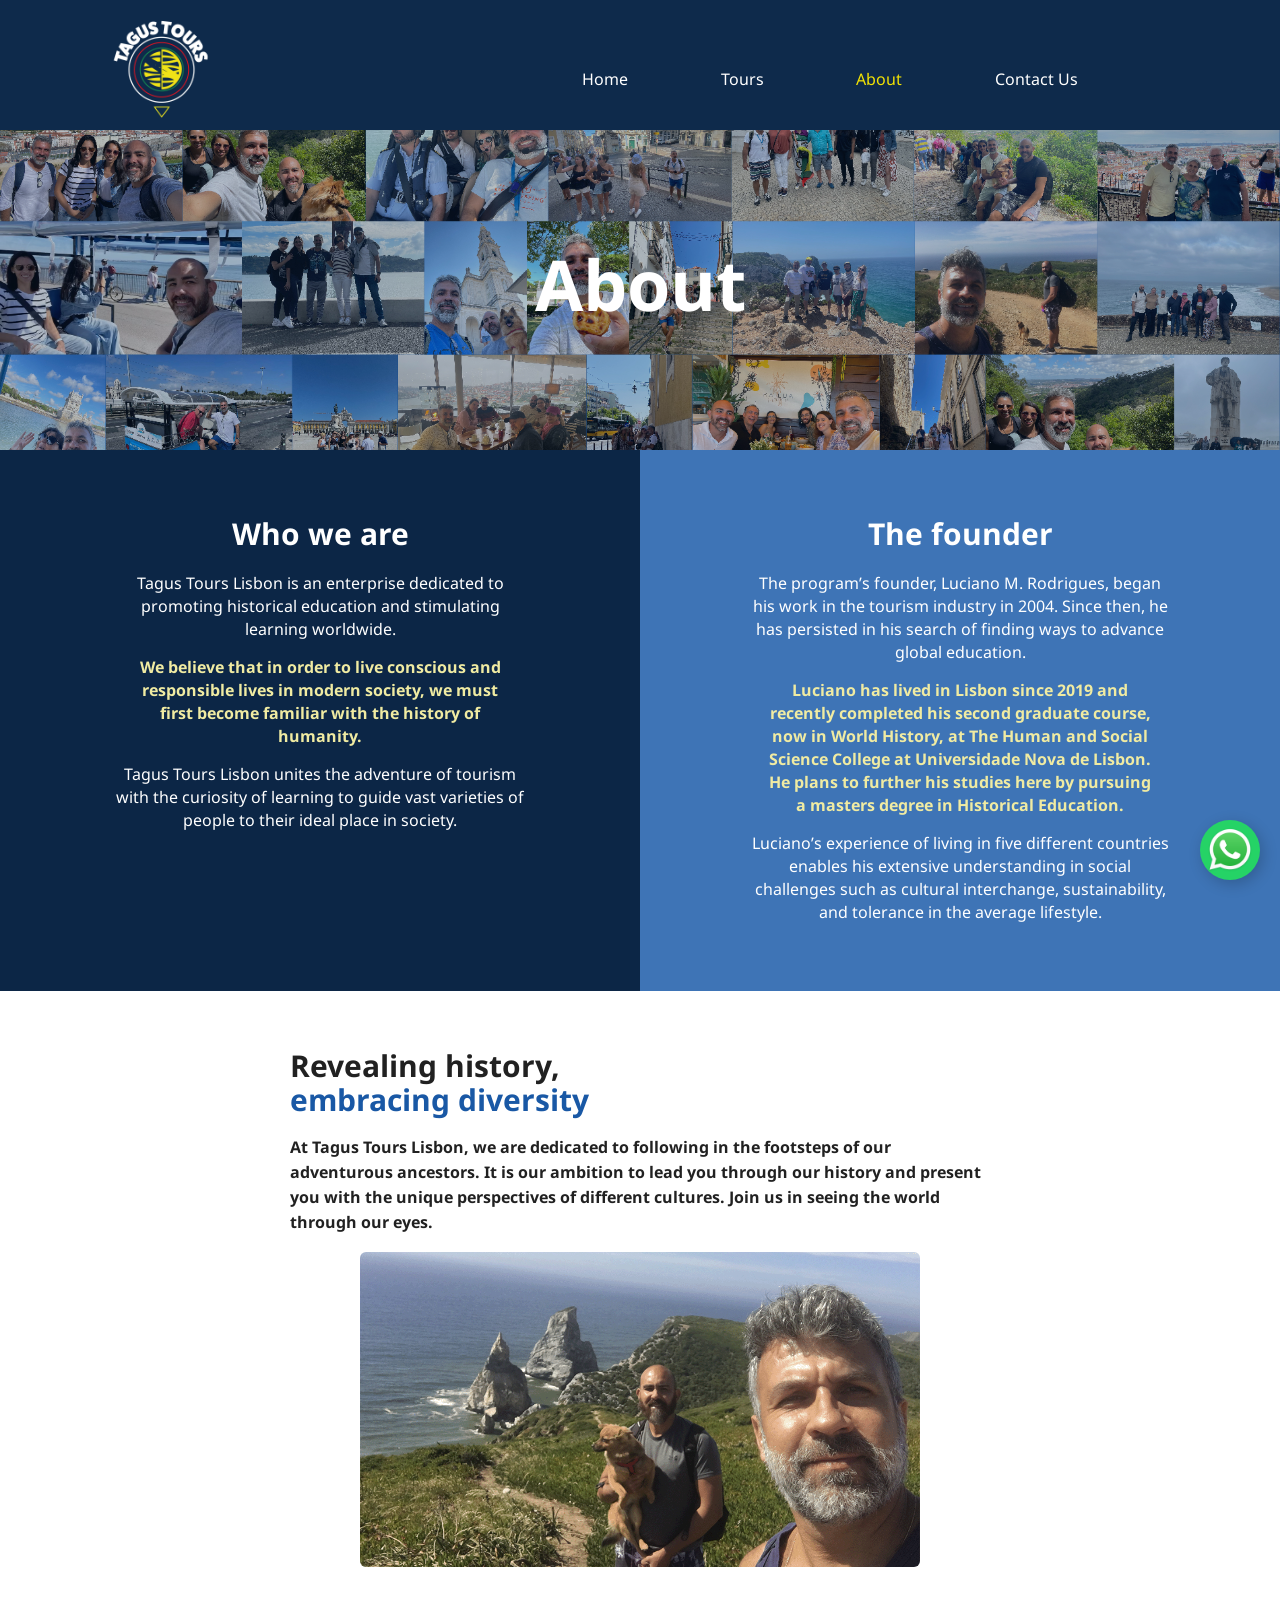
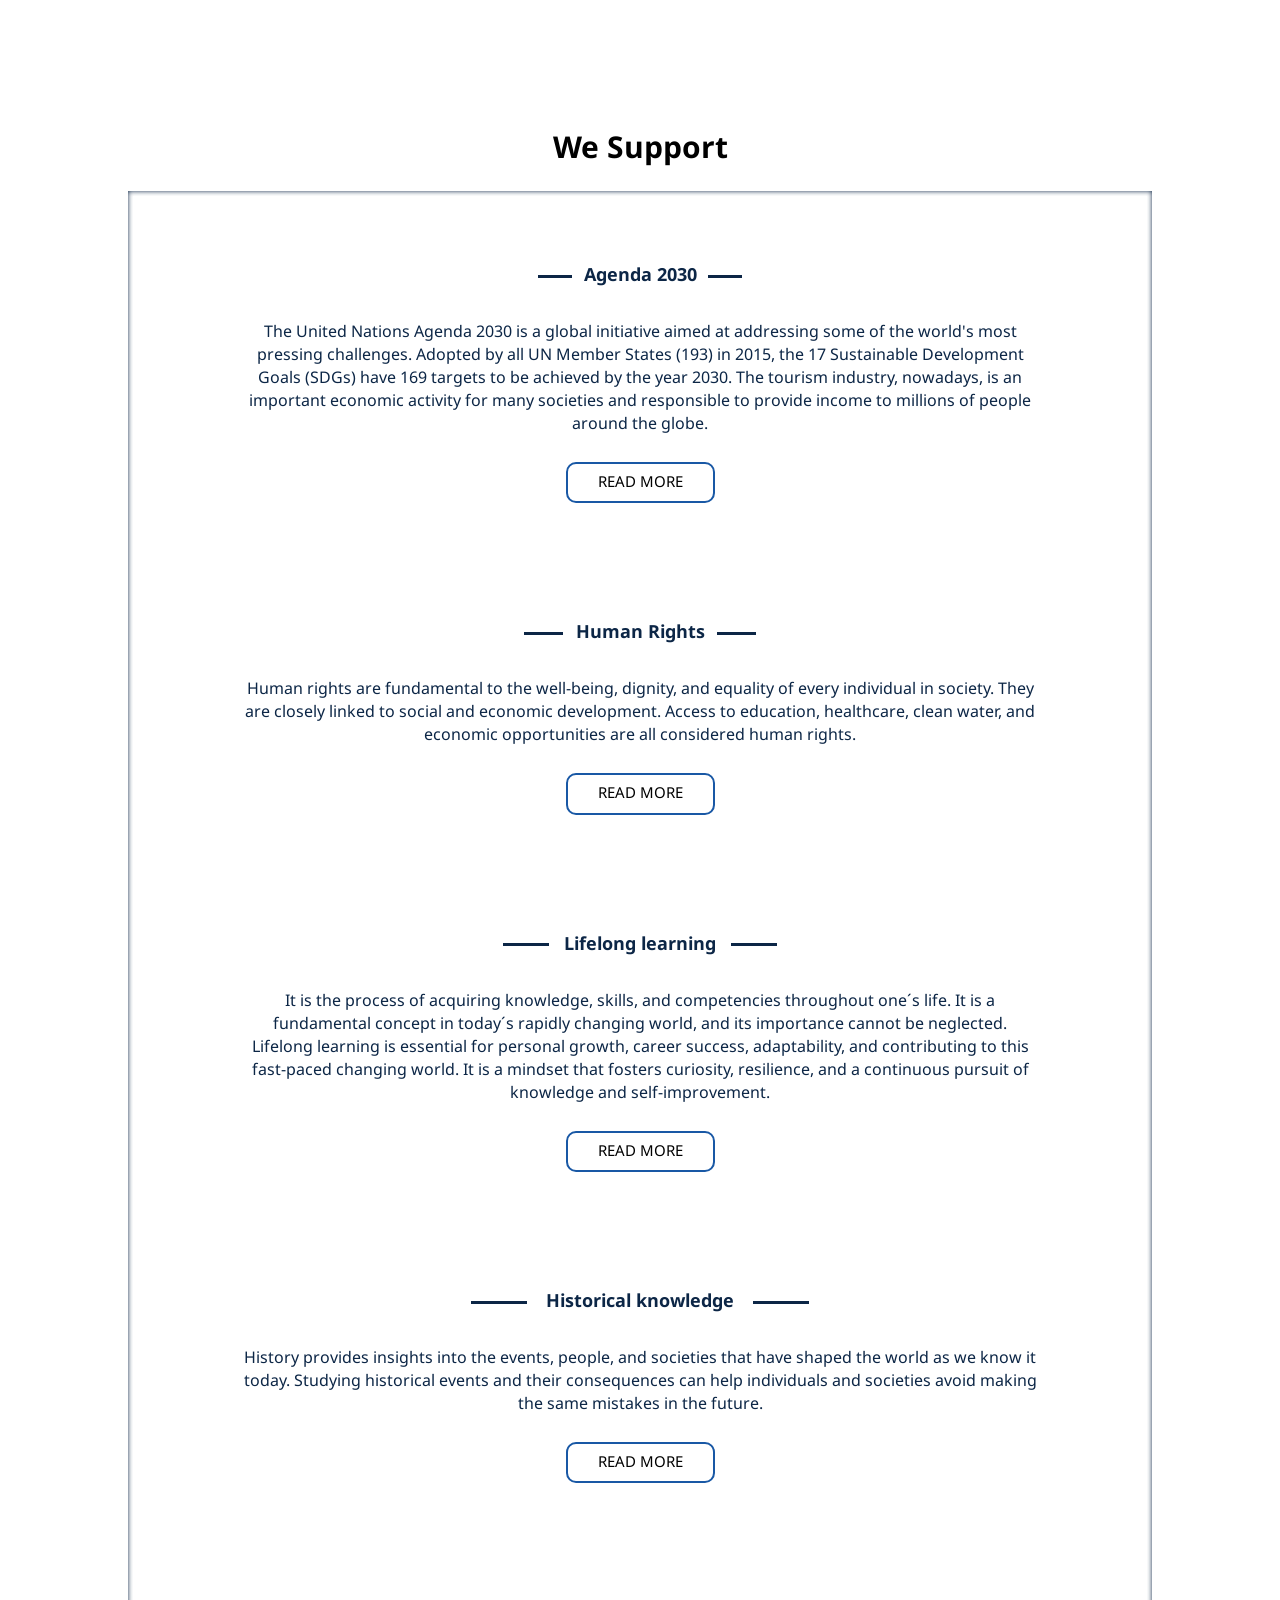
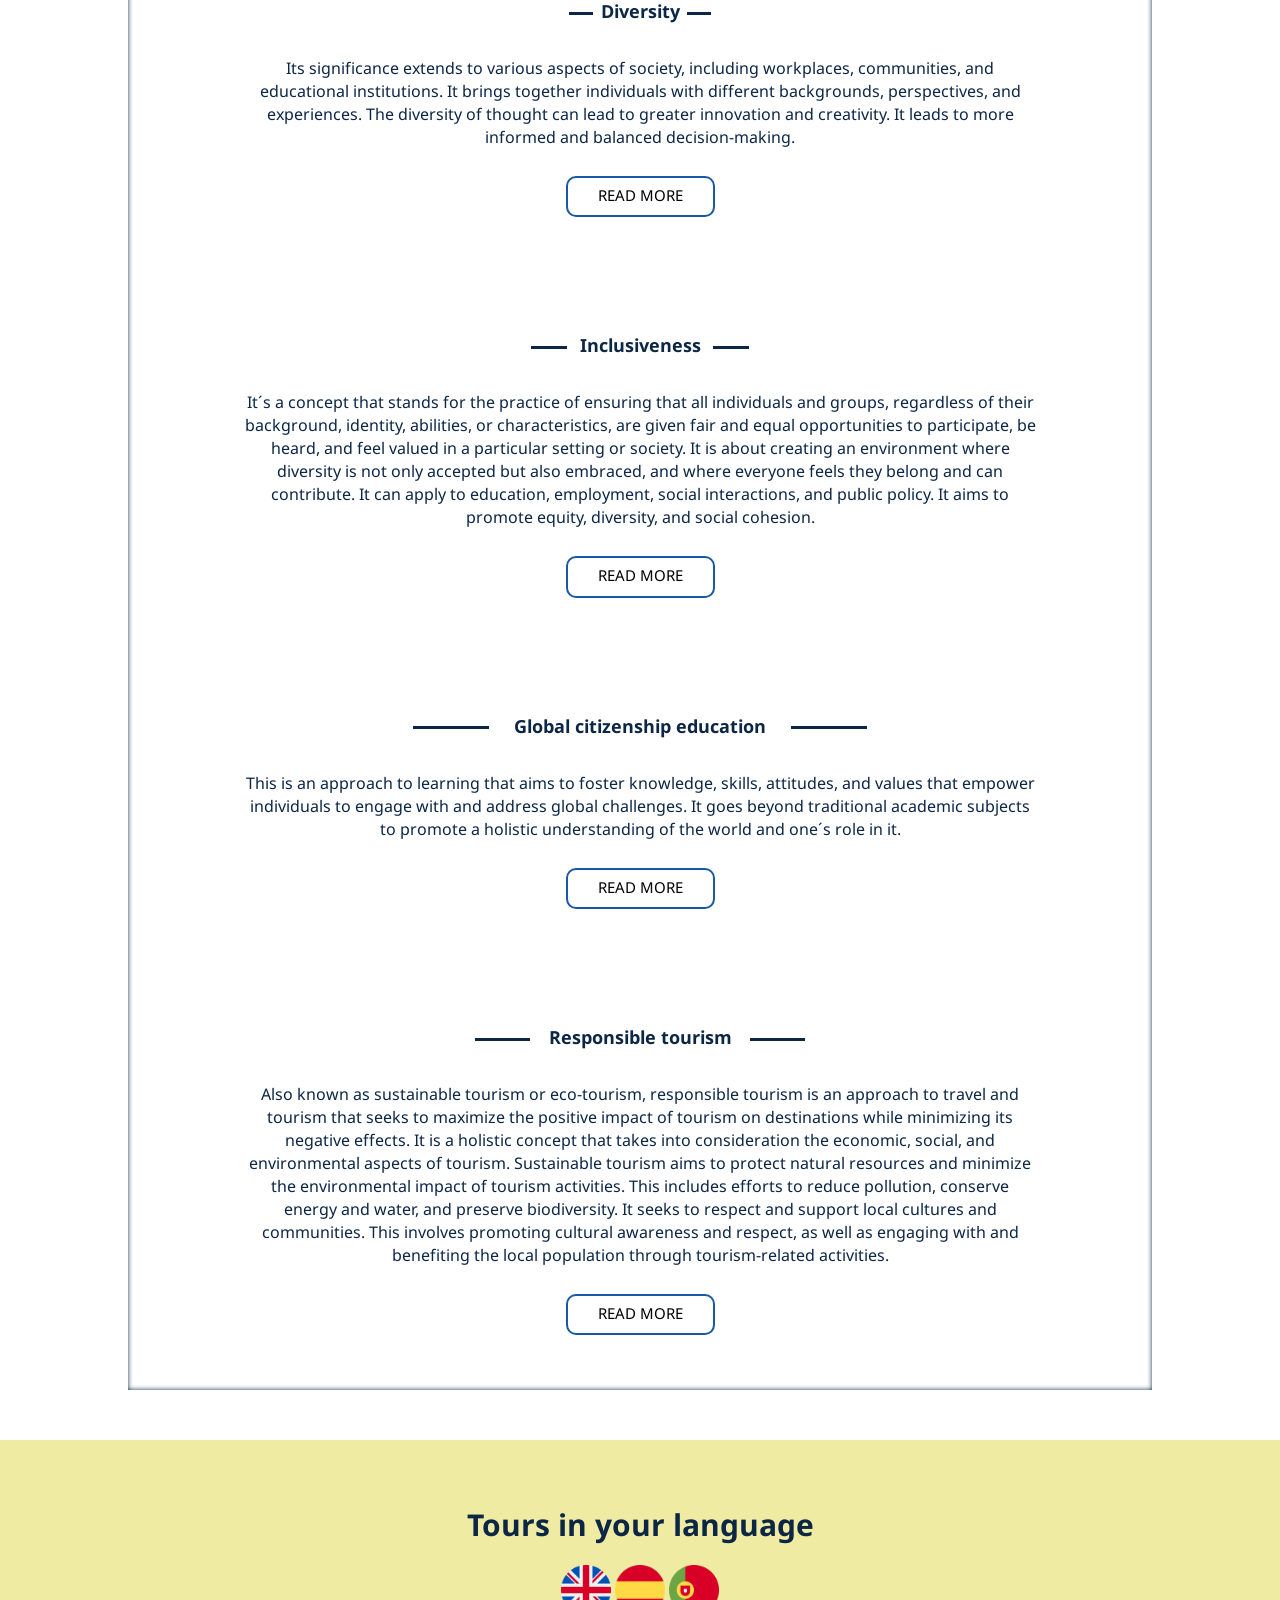
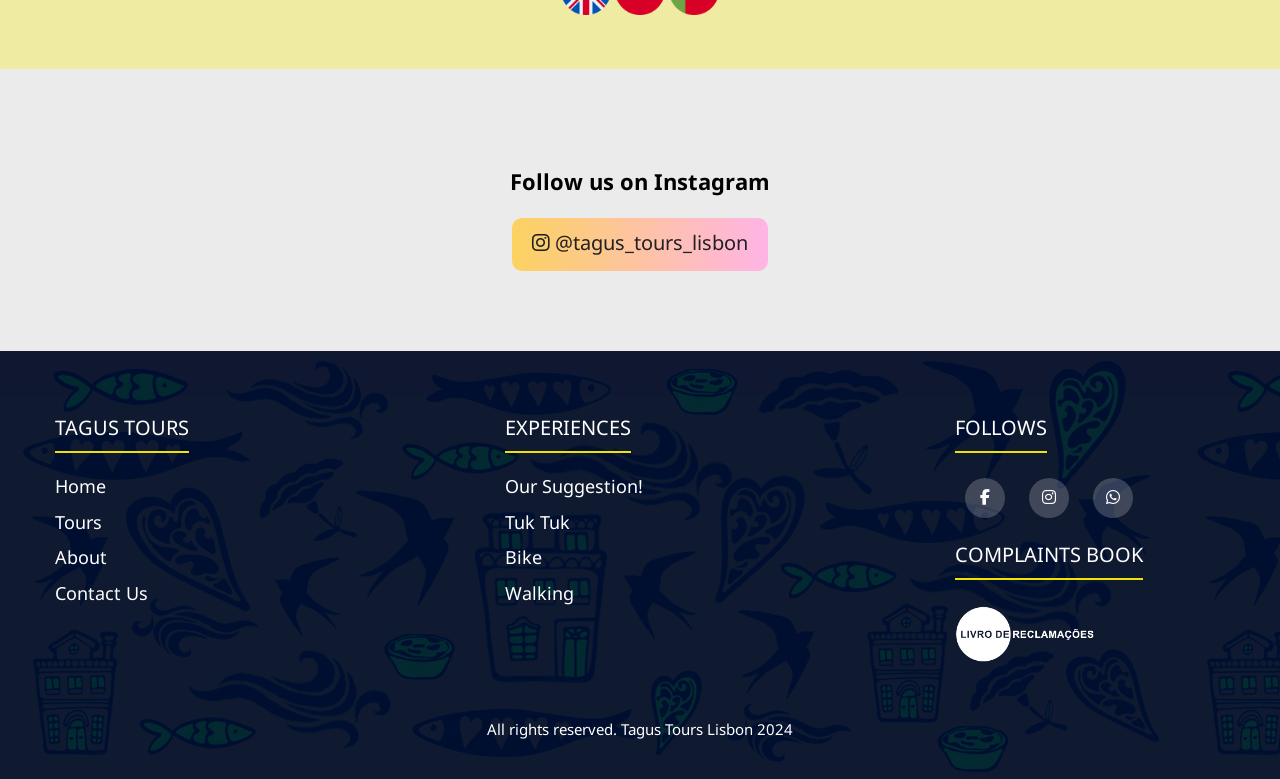
<file: nosotros.html>
<!DOCTYPE html>
<html lang="en">
<head>
    <meta charset="UTF-8">
    <meta http-equiv="X-UA-Compatible" content="IE=edge">
    <meta name="viewport" content="width=device-width, initial-scale=1.0">
    <title>Tagus Tours | Explore Lisbon</title>
    <link rel="icon" href="img/Logo Icono2.ico">
    <link rel="preload" href="css/Normalize.css" as="style">
    <link rel="stylesheet" href="css/Normalize.css">
    <link rel="preconnect" href="https://fonts.googleapis.com">
    <link rel="preconnect" href="https://fonts.gstatic.com" crossorigin>
    <link href="https://fonts.googleapis.com/css2?family=Noto+Sans+Thai:wght@400;700&display=swap" rel="stylesheet">
    <link href="https://fonts.googleapis.com/css2?family=Poppins:ital,wght@0,100;0,200;0,300;0,400;0,500;0,600;0,700;0,800;0,900;1,100;1,200;1,300;1,400;1,500;1,600;1,700;1,800;1,900&display=swap" rel="stylesheet">
    <!-- Swiper Testimonios -->
    <link rel="stylesheet" href="css/cdn.jsdelivr.net_npm_swiper@9.4.1_swiper-bundle.min.css">
    <link rel="preload" href="css/styles.css" as="style">
    <link rel="stylesheet" href="css/styles.css">
           <!-- Otros elementos del head -->
    <link rel="stylesheet" href="https://cdnjs.cloudflare.com/ajax/libs/font-awesome/5.15.3/css/all.min.css">
            <!-- Footer Iconos -->
    <link rel="stylesheet" href="https://cdnjs.cloudflare.com/ajax/libs/font-awesome/6.2.1/css/all.min.css">
            <!--INSTAGRAM  -->
    <link rel="stylesheet" type="text/css" href="css/styles.css">
<!-- galeria de imagenes -->

    <script async src="//www.instagram.com/embed.js"></script>        
</head>

    <header>
  <!-- Botón de WhatsApp -->
  <div class="whatsapp-container">
    <div id="whatsappBtn" class="whatsapp-icon" onmouseover="mostrarGreeting()" onclick="mostrarDialogo()" onmouseout="ocultarGreeting()"></div>
    <div class="whatsapp-greeting" id="greeting">Hello :)</div>
</div>

<div id="dialogo" class="mensaje__whatsapp dialogo hidden">
    <div class="mensaje__whatsapp__globo">
        <div class="mensaje__whatsapp__globo_1"></div>
        <div class="mensaje__whatsapp__globo_2">
            <h4>How may I assist you? </h4>
        </div>
    </div>
    <a class="mensaje__whatsapp__x" onclick="cerrarDialogo()">x</a>
    <div class="mensaje__whatsapp__dialogo">
        <textarea id="mensaje" class="mensaje-input mensaje__whatsapp__chat" placeholder="Your messenger here"></textarea>
        <button class="enviar-btn mensaje__whatsapp__enviar" onclick="enviarWhatsApp()"></button>
    </div>
    <div>
        <img src="img/fondo chat.png">
    </div>
</div>


  <!--fin - Botón de WhatsApp -->


      <div class="header-nav nav-mod__nosotros">
        <div class="contenedor-nav">
            <a href="index.html">
                <img src="img/LOGO 02 Sin fondo copia.png" alt="Tagus Tour" class="logo">
            </a>
            <input type="checkbox" id="check">
            <label for="check" class="bars__menu">
               <span class="line1__bars-menu"></span>
               <span class="line2__bars-menu"></span>
                <span class="line3__bars-menu"></span> 
           </label> 
                 <ul class="nav-menu">
                     <li><a href="index.html">Home</a></li>
                     <li><a href="servicios.html">Tours</a></li>
                     <li><a class="active" href="nosotros.html">About</a></li>
                     <li><a href="contacto.html">Contact Us</a></li>
                 </ul>      
         </div>                 
    </div>

</header>
   
<div class="titulo__nosotros">
    <img class="image__nosotros" src="img/FONDONOSOTROSRU.jpg" alt="">
    <p class="text__nosotros">About</p>
    <div class="sombra"></div>
</div>
<div class="contenedor__nosotros dos-columnas">
    <article class="entrada">
        <h2>Who we are</h2>
        <p>Tagus Tours Lisbon is an enterprise dedicated to promoting historical 
        education and stimulating learning worldwide. <span> We believe that in order to 
        live conscious and responsible lives in modern society, we must first 
        become familiar with the history of humanity.</span> Tagus Tours Lisbon unites 
        the adventure of tourism with the curiosity of learning to guide vast
            varieties of people to their ideal place in society. </p>
    </article>
    <article class="entrada funder">
        <h2>The founder</h2>
        <p>The program’s founder, Luciano M. Rodrigues, began his work in the tourism 
        industry in 2004. Since then, he has persisted in his search of finding ways to 
        advance global education. <span> Luciano has lived in Lisbon since 2019 and recently 
        completed his second graduate course, now in World History, at The Human and 
        Social Science College at Universidade Nova de Lisbon. He plans to further his 
        studies here by pursuing a masters degree in Historical Education.</span> Luciano’s experience 
        of living in five different countries enables his extensive understanding in social
            challenges such as cultural interchange, sustainability, and tolerance in the average 
            lifestyle.</p>
    </article>
</div>

<div class="body-scroll__nosotros">
    <div class="parrafo__nosotros">
        <h2>Revealing history, <span>embracing diversity</span></h2>
        <p>At Tagus Tours Lisbon, we are dedicated to following in the footsteps of our adventurous ancestors.
            It is our ambition to lead you through our history and present you with the unique perspectives of 
            different cultures. Join us in seeing the world through our eyes. </p>
    </div>
    <div class="contenedor-slider__nosotros">

        <input type="radio" id="1" name="imag-slide" hidden>
        <input type="radio" id="2" name="imag-slide" hidden>
        <input type="radio" id="3" name="imag-slide" hidden>
        <input type="radio" id="4" name="imag-slide" hidden>
        <input type="radio" id="5" name="imag-slide" hidden>

        <div class="slide__nosotros">
            <div class="item-slide">
                <img src="img/seccion nosotros/nos1.png">
            </div>

            <div class="item-slide">
                <img src="img/seccion nosotros/nos4.png">
            </div>

            <div class="item-slide">
                <img src="img/seccion nosotros/nos2.png">
            </div>

            <div class="item-slide">
                <img src="img/seccion nosotros/nos4.png">
            </div>

            <div class="item-slide">
                <img src="img/seccion nosotros/nos3.png">
            </div>
        </div>
    </div>   
</div>


<section class="contenedor__support">
    <div class="tittle__support">
        <h2>We Support</h2>
    </div>
    <div class="contenedor__article">
        <article class="entrada__support">
            <h3>Agenda 2030</h3>
            <p>The United Nations Agenda 2030 is a global initiative aimed at addressing some 
            of the world's most pressing challenges. Adopted by all UN Member States (193) in 2015, 
            the 17 Sustainable Development Goals (SDGs) have 169 targets to be achieved by the year 
            2030. The tourism industry, nowadays, is an important economic activity for many societies 
            and responsible to provide income to millions of people around the globe.</p>
            <span class="hideText">
                <p>There are many reasons why supporting the UN Agenda 2030 is important. One of them is the interconnectedness
                among them. Progress in one area often depends on progress in others. Reducing poverty (Goal 1) 
                can be closely linked to improving education (Goal 4) and promoting gender equality 
                (Goal 5). Economic prosperity, achieving the SDGs can also create economic opportunities,
                many of the goals, such as those related to clean energy (Goal 7) and sustainable cities
                (Goal 11), can stimulate economic growth and job creation. It's important to note that
                while the 2030 Agenda provides a comprehensive framework, the specific strategies and 
                actions to achieve these goals can vary from country to country based on their unique 
                circumstances and priorities. Supporting the 2030 Agenda is not just a matter of governments;
                Individuals, businesses, and civil society organizations can also contribute to its realization 
                through their actions and initiatives. We at Tagus Tours are closely committed to Goal 4 
                – Quality Education; Goal 7 – Affordable and Clean Energy; Goal 8 – Decent Work and Economic 
                Growth; Goal 11 – Sustainable cities and communities; and Goal 16 – Peace, Justice and Strong 
                Institutions.</p>
            </span>
            <button class="boton read-more-btn">Read More</button>
        </article>
        <article class="entrada__support">
            <h3>Human Rights</h3>
            <p>Human rights are fundamental to the well-being, dignity, and equality of every individual 
            in society. They are closely linked to social and economic development. Access to education, 
            healthcare, clean water, and economic opportunities are all considered human rights.</p>
            <span class= "hideText">
                <p>Ensuring these rights can lead to improved living standards and overall development. We believe that they 
                are essential because they form the foundation of a just, equitable, and humane society. 
                Upholding human rights is not just a moral imperative it´s a fundamental aspect of building 
                a better world for all.</p>
            </span>
        <button class="boton read-more-btn">Read More</button>
        </article>
        <article class="entrada__support">
            <h3>Lifelong learning</h3>
            <p>It is the process of acquiring knowledge, skills, and competencies throughout one´s life.
            It is a fundamental concept in today´s rapidly changing world, and its importance cannot 
            be neglected. Lifelong learning is essential for personal growth, career success, adaptability, 
            and contributing to this fast-paced changing world. It is a mindset that fosters curiosity, 
            resilience, and a continuous pursuit of knowledge and self-improvement. </p>
            <span class="hideText">
            <p>Embracing lifelong learning can lead to a more fulfilling and meaningful life. Travelling, getting to know places, tastes, 
            habits, people, is the best way to learn and improve our experience on Earth. We can help you 
            achieve that in an enjoyable, pleasant way. Remember: embracing lifelong learning can lead to a 
            more fulfilling and meaningful life.</p>
            </span>
        <button class="boton read-more-btn">Read More</button>
        </article>
        <article class="entrada__support">
            <h3>Historical knowledge</h3>
            <p>History provides insights into the events, people, and societies that have shaped the 
            world as we know it today. Studying historical events and their consequences can help individuals 
            and societies avoid making the same mistakes in the future. </p>
            <span class="hideText">
            <ul class="centrar__list">
                <li>It helps us understand how and why things have developed and changed over time.</li>
                <li>It helps us appreciate and understand different cultures, traditions, and belief systems.</li>
                <li>It promotes tolerance and empathy by showing how diverse societies have contributed to human progress.</li>
                <li>Analyzing historical events requires critical thinking and the ability to evaluate sources of information.</li>
                <li>A knowledge of history is essential for informed citizenship. 
                </li>
                <li>It allows individuals to understand the political, social, and economic forces that shape their society.</li>
                <li>It allows us to engage in meaningful discussions about public issues.</li>
                <li>It helps preserve a society´s heritage and identity.</li>
                <li>It allows people to connect with their roots and appreciate the contributions of past generations.</li>
                <li>Historical figures who have overcome adversity or achieved great feats can serve as source of inspiration and role models for individuals seeking to make a positive impact on the world.</li>
                <li>Understanding historical context is crucial for making sense of current events.</li>
                <li>Many contemporary issues and conflicts have deep historical roots that can only be understood by studying the past.</li>
                <li>Historical knowledge can also inform personal decisions. By understanding the consequences of past choices, individuals can make more informed decisions in their own lives.</li>
                <li>History shows us how far humanity has come in terms of technology, science, medicine, and social progress.</li>
                <li>It can foster a sense of appreciation for the advancements made over time.</li>
                <li>History is a valuable tool for personal growth, civic engagement, and the preservation of cultural heritage.</li>
            </ul>
            </span>
        <button class="boton read-more-btn">Read More</button>       
        </article>
        <article class="entrada__support">
            <h3>Diversity</h3>
            <p>Its significance extends to various aspects of society, including workplaces, communities, 
            and educational institutions. It brings together individuals with different backgrounds, 
            perspectives, and experiences. The diversity of thought can lead to greater innovation and 
            creativity. It leads to more informed and balanced decision-making. </p>
            <span class="hideText">
                <p>In a globalized world, diversity is essential for understanding and serving diverse customer bases. It is an important aspect of promoting 
                fairness and equity in society. Exposure to diverse cultures and perspectives can enrich people´s lives, 
                broaden their horizons, and deepen their understanding of the world. Embracing diversity is not only an 
                ethical choice but also a legal requirement in many places. It is a strategic advantage in several contexts.</p>
            </span>
            <button class="boton read-more-btn">Read More</button>
        </article>
        <article class="entrada__support">
            <h3>Inclusiveness</h3>
            <p>It´s a concept that stands for the practice of ensuring that all individuals and groups, 
                regardless of their background, identity, abilities, or characteristics, are given fair 
                and equal opportunities to participate, be heard, and feel valued in a particular setting 
                or society. It is about creating an environment where diversity is not only accepted but 
                also embraced, and where everyone feels they belong and can contribute. It can apply to 
                education, employment, social interactions, and public policy. It aims to promote equity, 
                diversity, and social cohesion. </p> 
                
                <span class="hideText">
                    <p>The principles of inclusiveness often involve:
                        <ul class="centrar__list">
                            <li>Equal access to opportunities and resources to everyone</li>
                            <li>Respect for differences, the unique qualities and perspectives of each person</li>
                            <li>Removing barriers by identifying and eliminating obstacles that prevent some people or groups from fully participating</li>
                            <li>Promoting diversity when encouraging a variety of voices, perspectives, and experiences to contribute to a richer and more well-rounded society</li>
                            <li>Creating safe spaces establishing environments where people can express themselves without fear of discrimination or prejudice</li>
                            <li>Equity: different individuals may require different levels of support to achieve equal outcomes.</li>
                        </ul> 
                Inclusiveness is often seen as a fundamental aspect of social justice and human rights, and it is promoted in 
                many contexts, including education, workplaces, governments, and communities as a way to 
                build more equitable and harmonious societies.</p>   
        </span>    
        <button class="boton read-more-btn">Read More</button>
        </article>
        <article class="entrada__support">
            <h3>Global citizenship education</h3>
            <p>This is an approach to learning that aims to foster knowledge, skills, attitudes, 
            and values that empower individuals to engage with and address global challenges. 
            It goes beyond traditional academic subjects to promote a holistic understanding of the 
            world and one´s role in it.</p>
            <span class="hideText">
                <p>Some key aspects of global citizen education are:
                    <ul class="centrar__list">
                        <li>Awareness of global issues.</li>
                        <li>Environmental sustainability.</li>
                        <li>Cultural sensitivity.</li>
                        <li>Social justice and human rights.</li>
                        <li>Critical thinking and problem solving.</li>
                        <li>Active citizenship.</li>
                        <li>Intercultural communication.</li>
                        <li>Ethical leadership.</li>
                        <li>Global perspective.</li>
                        <li>Education for sustainable development.</li>
                        <li>Global citizen education can take various forms, including formal education in schools, universities, and online courses, as well as informal learning through community organization, travel, and personal experience. The goal is to prepare individuals to be informed, responsible, and active participants in a rapidly changing and interconnected world.</li>
                    </ul>
                </p>
            </span>         
        <button class="boton read-more-btn">Read More</button>
        </article>
        <article class="entrada__support">
            <h3>Responsible tourism</h3>
            <p>Also known as sustainable tourism or eco-tourism, responsible tourism is an approach to travel and tourism 
            that seeks to maximize the positive impact of tourism on destinations while minimizing its negative effects. 
            It is a holistic concept that takes into consideration the economic, social, and environmental aspects of tourism. 
            Sustainable tourism aims to protect natural resources and minimize the environmental impact of tourism activities. 
            This includes efforts to reduce pollution, conserve energy and water, and preserve biodiversity. 
            It seeks to respect and support local cultures and communities. This involves promoting cultural awareness and respect, as well as engaging with and benefiting the local population through tourism-related activities.</p>
            <span class="hideText">
                <p>It should contribute to the economic well-being of local communities and promote fair economic practices. 
                It often involves creating economic opportunities for local businesses and people. Educating tourists about 
                the importance of responsible behavior and environmental conservation is a key aspect of sustainable tourism. 
                This helps raise awareness and encourages tourists to make environmentally and culturally responsible choices. 
                Engaging local communities in decision-making processes related to tourism is important. Their input can help 
                shape tourism policies and initiatives that benefit everyone. 
                Sustainable tourism emphasizes the preservation of natural and cultural heritage sites, ensuring that they remain 
                intact for future generations to enjoy. Managing visitor numbers and promoting off-peak travel can help reduce the 
                negative impacts of overcrowding in popular tourist destinations.
                Implementing sustainable practices, such as waste reduction and responsible resource management, is crucial to reducing 
                the environmental footprint of tourism. 
                Sustainable tourism often involves responsible infrastructure development that supports both tourists and local communities 
                without causing harm to the environment. 
                It looks beyond short-term gains and focuses on long-term benefits for both tourists and host communities.  
                Sustainable tourism is essential for ensuring that the tourism industry can continue to thrive without degrading the natural 
                and cultural assets that attract travelers in the first place. It´s a proactive approach to balance the economic benefits of 
                tourism with the need to protect the environment and respect local cultures. Many destinations around the world have adopted 
                sustainable tourism practices to promote responsible travel and preserve their unique attractions.                    
                </p>
            </span>         
        <button class="boton read-more-btn">Read More</button>
        </article>


</section>



<section class="section__idioma">
    <h1>Tours in your language</h1>
    <div class="elemento__idioma">
        <img src="img/reino-unido.png" alt="">
        <img src="img/espana.png" alt="">
        <img src="img/portugal.png" alt="">
    </div>
</section>   
<div class="follow-instagram">
        <h3>Follow us on Instagram</h3>
        <a href="https://www.instagram.com/tagus_tours_lisbon/"> <i class="fab fa-instagram"></i> @tagus_tours_lisbon </a>
</div>
<footer class="footer">
    <div class="footer-container">
        <div class="footer-row">
            <div class="footer-links">
                <h4>Tagus Tours</h4>
                <li> <a class="active" href="index.html">Home</a></li>
                <li> <a href="servicios.html">Tours</a></li>
                <li> <a href="nosotros.html">About</a></li>
                <li> <a href="contacto.html">Contact Us</a></li>
            </div>
            <div class="footer-links">
                <h4>Experiences</h4>
                <li> <a href="servicios.html#suggestion">Our Suggestion!</a></li>
                <li> <a href="servicios.html#tuktuk" target="_blank">Tuk Tuk</a></li>
                <li> <a href="servicios.html#bike" target="_blank">Bike</a></li>
                <li> <a href="servicios.html#walking" target="_blank">Walking</a></li>
                <!-- <li> <a href="#">Sintra</a></li> -->
            </div>
            <div class="footer-links">
                <h4>Follows</h4>
                <div class="social-link">
                    <a href="https://www.facebook.com/tagustourslisbon" target="_blank"><i class="fab fa-facebook-f"></i></a>
                    <a href="https://www.instagram.com/tagus_tours_lisbon/" target="_blank"><i class="fab fa-instagram"></i></a>
                    <a href="https://wa.me/351933848910" target="_blank"><i class="fab fa-whatsapp"></i></a>
                </div>
                <div class="footer-complaints-book">
                    <h4>Complaints Book</h4>
                    <div class="reclamos">
                        <!-- <li> <a><i class="fab fa-facebook-f"></i></a> -->
                       <a href="https://www.livroreclamacoes.pt/INICIO/" target="_blank">
                        <img src="img/libro de reclamos blanco.png"  class="libro-reclamos">
                       </a>
                    </div>
                </div>   
            </div>          
        </div>
    </div>
    <div class="derechos">
        <p>All rights reserved. Tagus Tours Lisbon 2024</p>
    </div>
</footer>

<!-- <script src="js/script.js" src="js/support.js"></script> -->
<script src="js/support.js"></script>
<script src="js/script.js"></script>

</body>


</html>
</file>
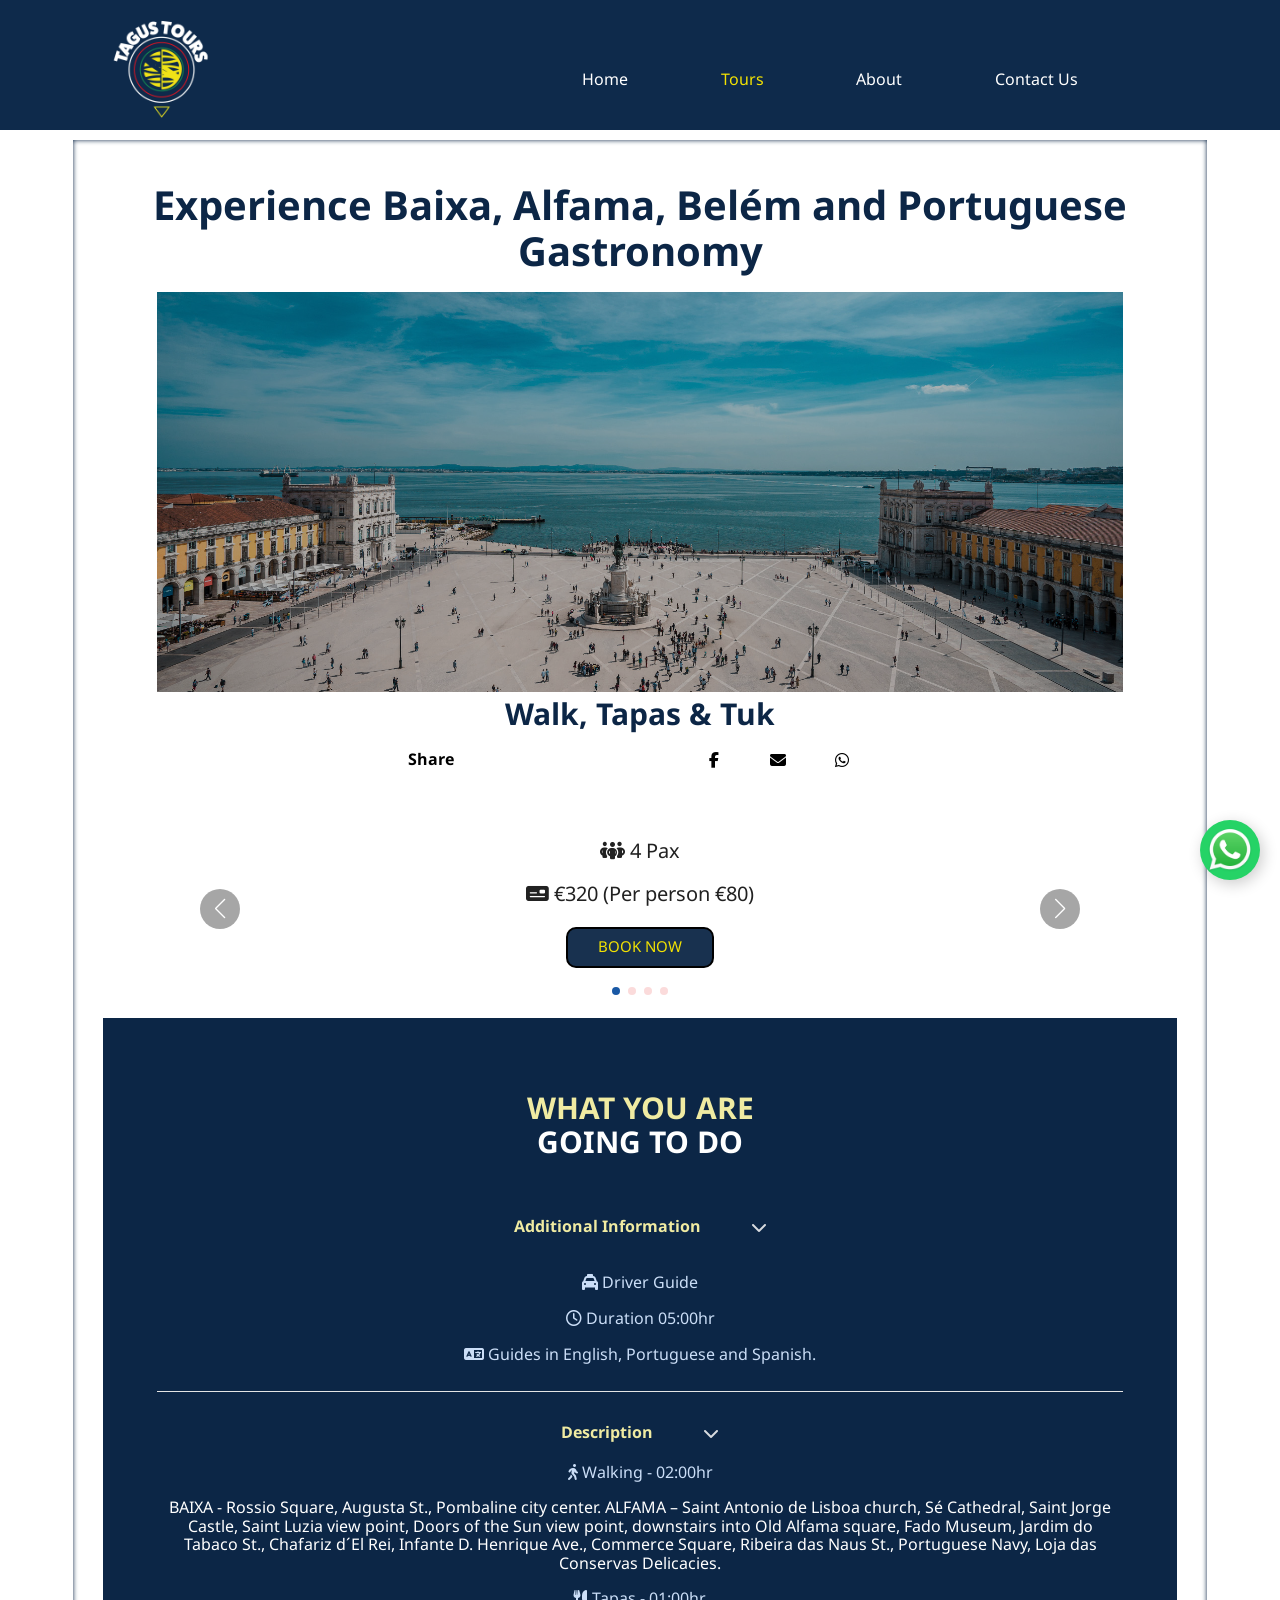
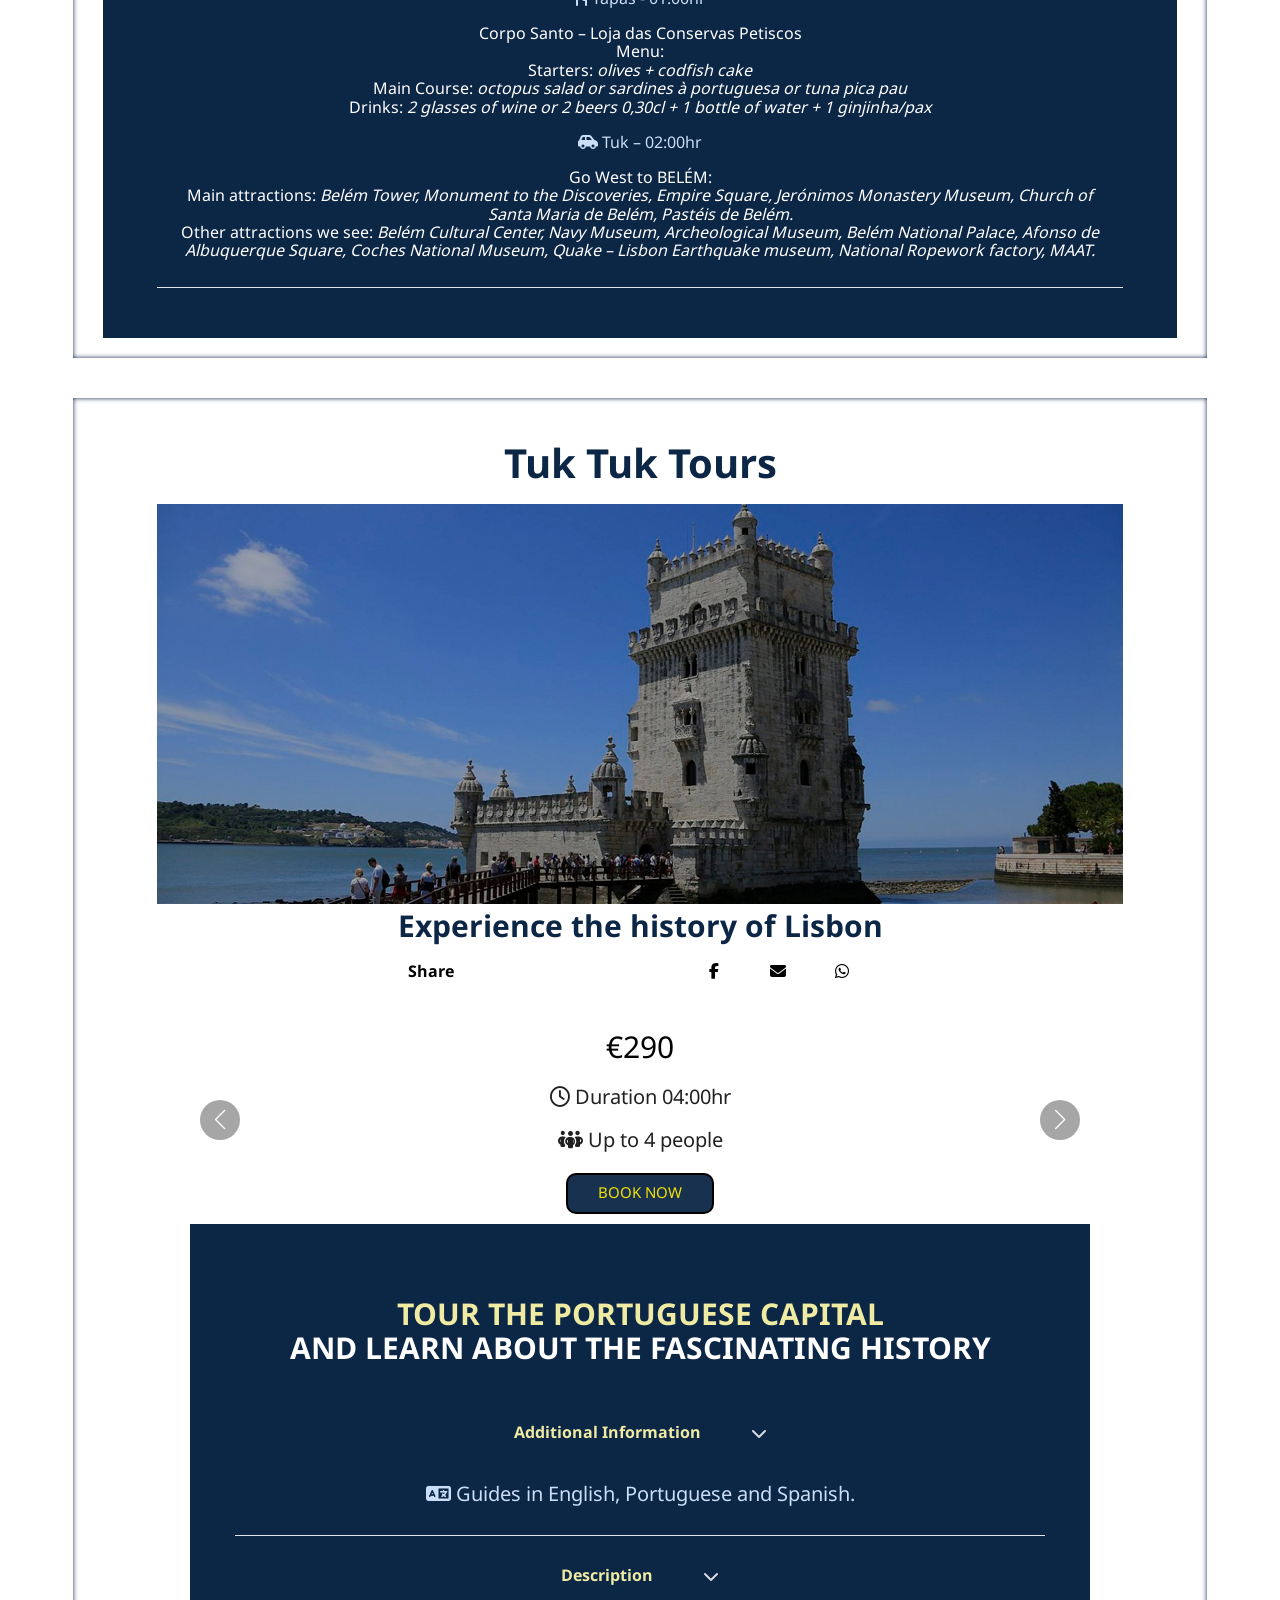
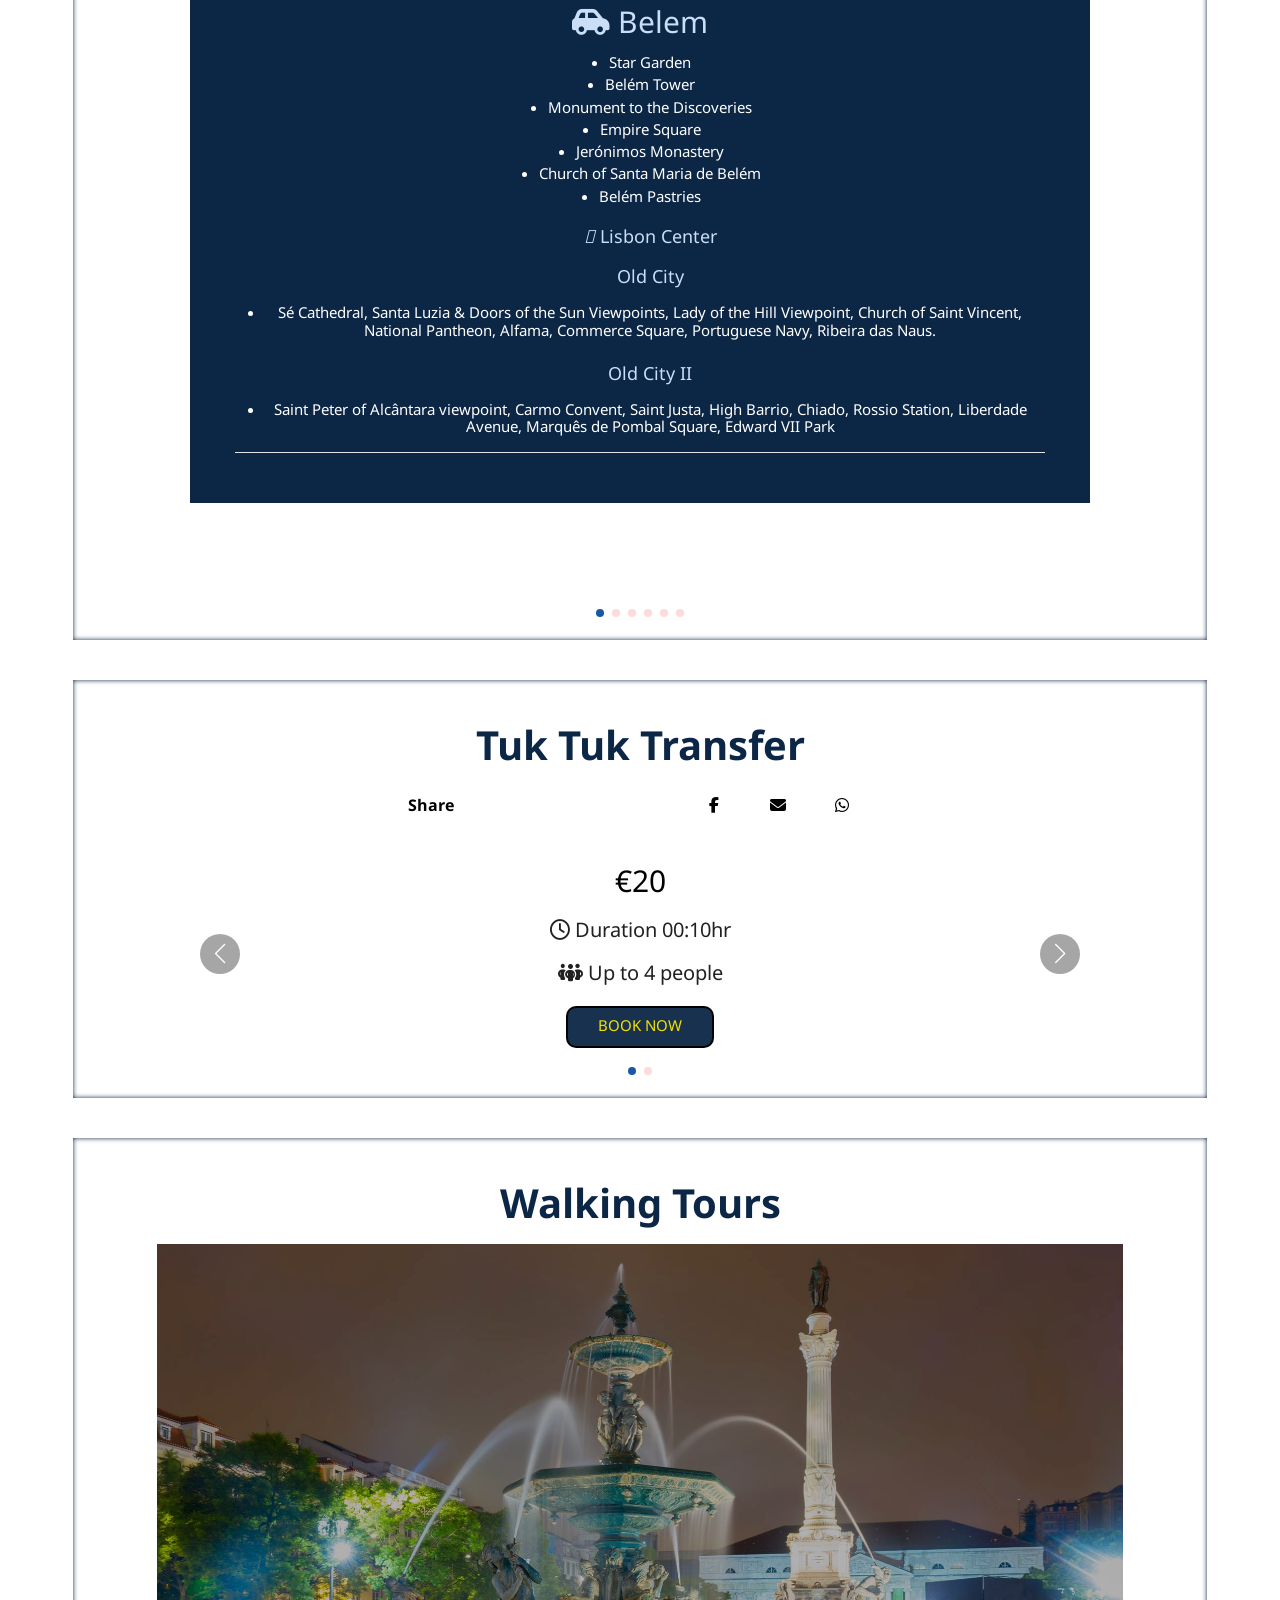
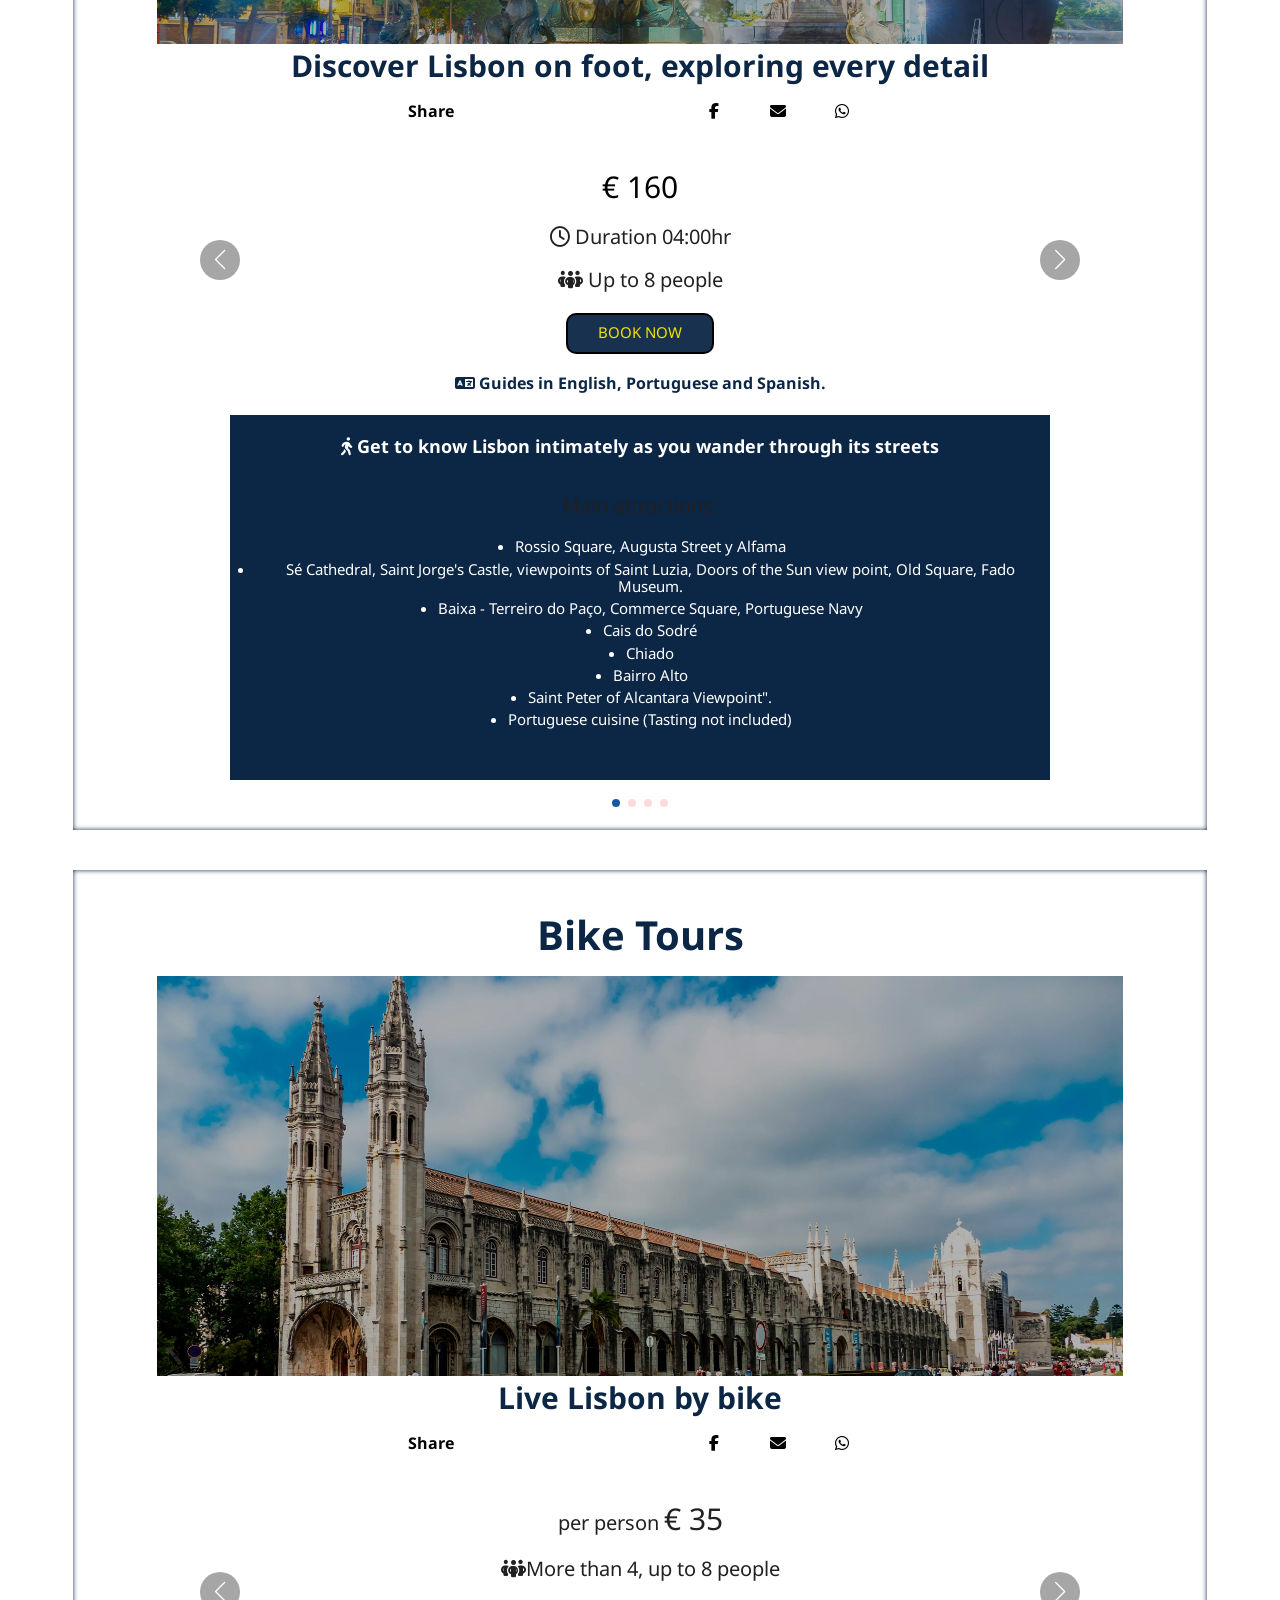
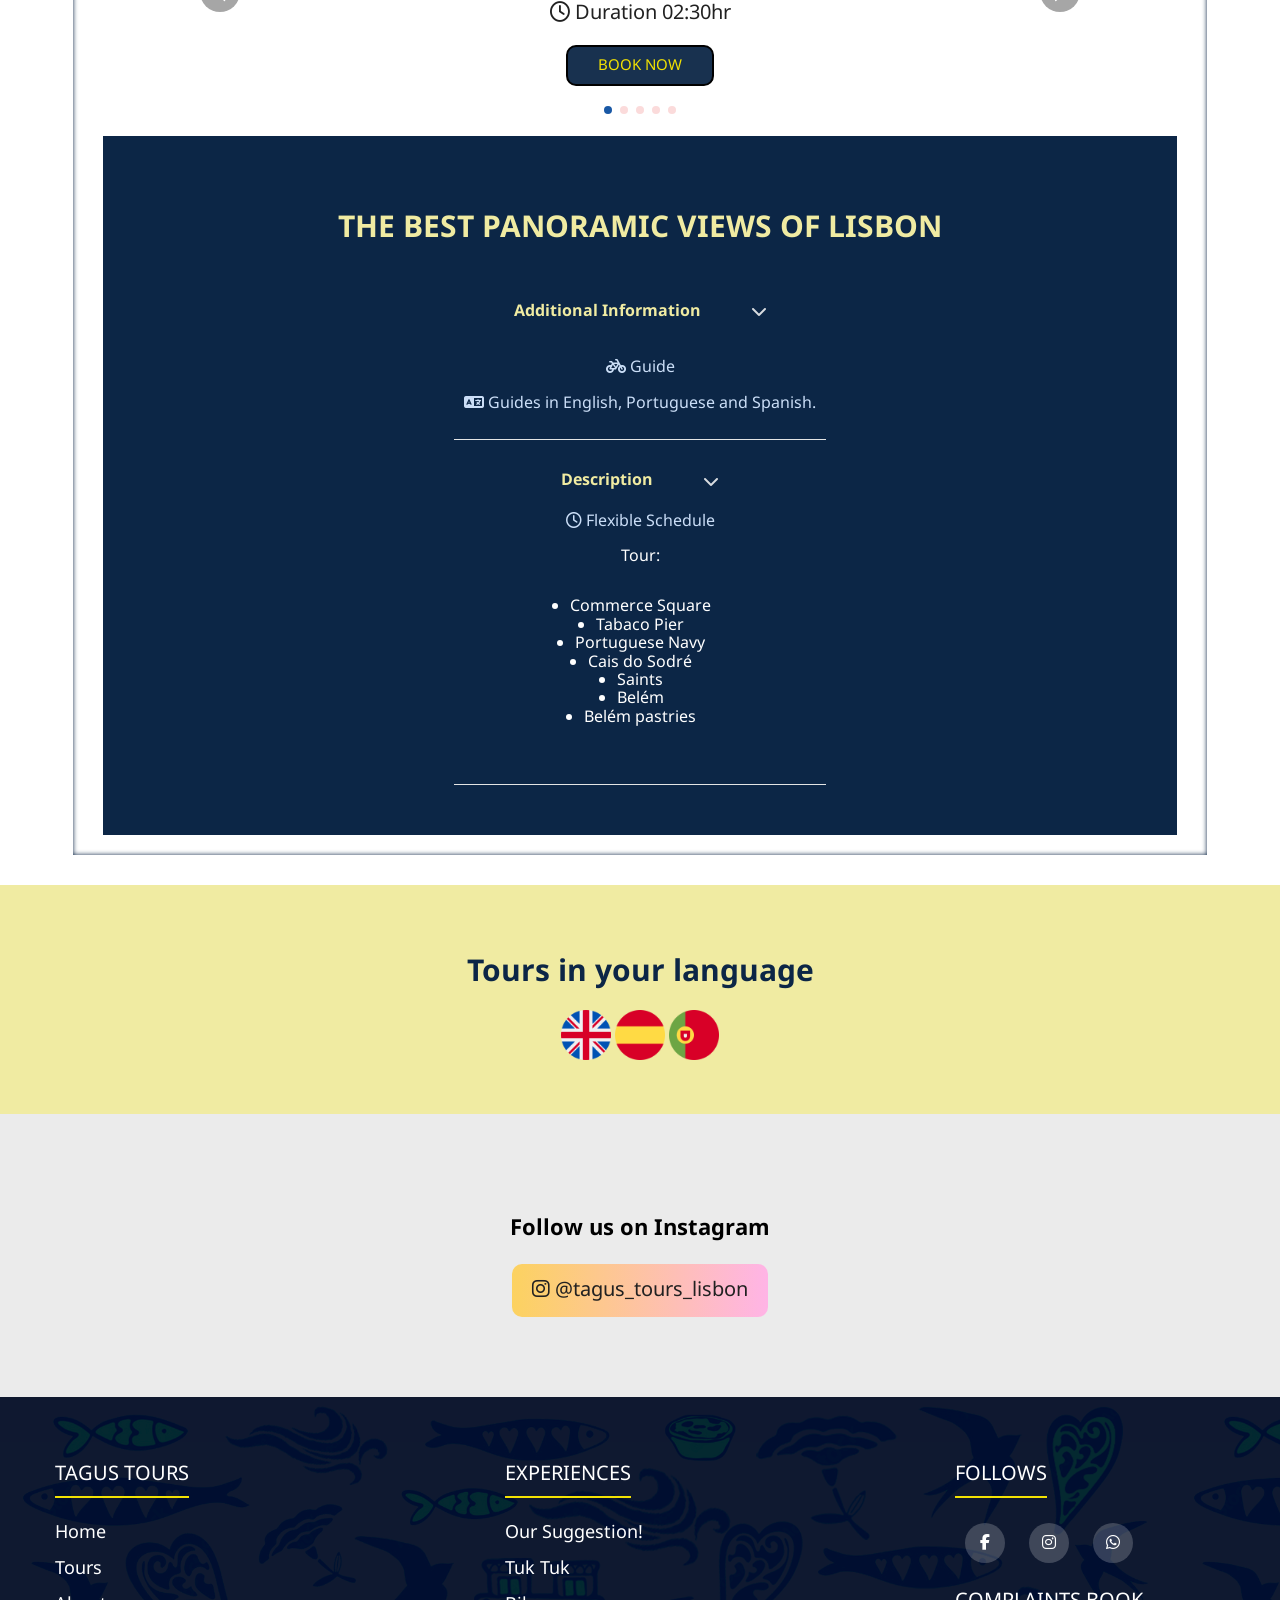
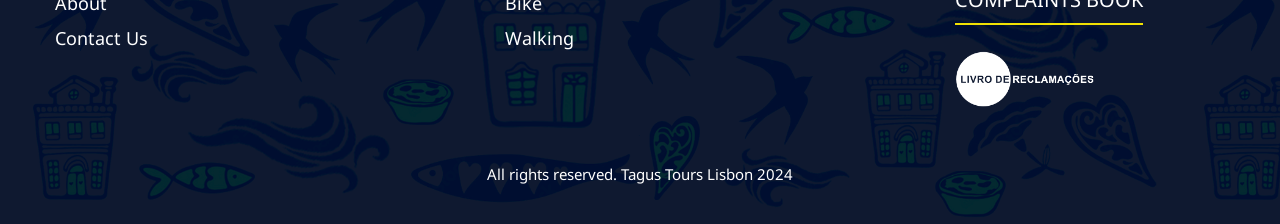
<file: servicios.html>
<!DOCTYPE html>
<html lang="en">
<head>
    <meta charset="UTF-8">
    <meta http-equiv="X-UA-Compatible" content="IE=edge">
    <meta name="viewport" content="width=device-width, initial-scale=1.0">
    <title>Tagus Tours | Explore Lisbon</title>
    <link rel="icon" href="img/Logo Icono2.ico">
    <link rel="preload" href="css/Normalize.css" as="style">
    <link rel="stylesheet" href="css/Normalize.css">
    <link rel="preconnect" href="https://fonts.googleapis.com">
    <link rel="preconnect" href="https://fonts.gstatic.com" crossorigin>
    <link href="https://fonts.googleapis.com/css2?family=Noto+Sans+Thai:wght@400;700&display=swap" rel="stylesheet">
    <link href="https://fonts.googleapis.com/css2?family=Poppins:ital,wght@0,100;0,200;0,300;0,400;0,500;0,600;0,700;0,800;0,900;1,100;1,200;1,300;1,400;1,500;1,600;1,700;1,800;1,900&display=swap" rel="stylesheet">
    <!-- Swiper Testimonios -->
    <link rel="stylesheet" href="css/cdn.jsdelivr.net_npm_swiper@9.4.1_swiper-bundle.min.css">
    <link rel="preload" href="css/styles.css" as="style">
    <link rel="stylesheet" href="css/styles.css">
           <!-- Otros elementos del head -->
    <link rel="stylesheet" href="https://cdnjs.cloudflare.com/ajax/libs/font-awesome/5.15.3/css/all.min.css">
            <!-- Footer Iconos -->
    <link rel="stylesheet" href="https://cdnjs.cloudflare.com/ajax/libs/font-awesome/6.2.1/css/all.min.css">
    <!-- <link href="https://cdn.jsdelivr.net/npm/bootstrap@5.3.1/dist/css/bootstrap.min.css" rel="stylesheet" integrity="sha384-4bw+/aepP/YC94hEpVNVgiZdgIC5+VKNBQNGCHeKRQN+PtmoHDEXuppvnDJzQIu9" crossorigin="anonymous"> -->
    <link rel="stylesheet" type="text/css" href="css/styles.css">
<!-- galeria de imagenes -->


    <script async src="//www.instagram.com/embed.js"></script>        
</head>
<header>
  <!-- Botón de WhatsApp -->
  <div class="whatsapp-container">
    <div id="whatsappBtn" class="whatsapp-icon" onmouseover="mostrarGreeting()" onclick="mostrarDialogo()" onmouseout="ocultarGreeting()"></div>
    <div class="whatsapp-greeting" id="greeting">Hello :)</div>
</div>

<div id="dialogo" class="mensaje__whatsapp dialogo hidden">
    <div class="mensaje__whatsapp__globo">
        <div class="mensaje__whatsapp__globo_1"></div>
        <div class="mensaje__whatsapp__globo_2">
            <h4>How may I assist you? </h4>
        </div>
    </div>
    <a class="mensaje__whatsapp__x" onclick="cerrarDialogo()">x</a>
    <div class="mensaje__whatsapp__dialogo">
        <textarea id="mensaje" class="mensaje-input mensaje__whatsapp__chat" placeholder="Your messenger here"></textarea>
        <button class="enviar-btn mensaje__whatsapp__enviar" onclick="enviarWhatsApp()"></button>
    </div>
    <div>
        <img src="img/fondo chat.png">
    </div>
</div>


  <!--fin - Botón de WhatsApp -->

      <div class="header-nav nav-mod__nosotros">
        <div class="contenedor-nav">
            <a href="index.html">
                <img src="img/LOGO 02 Sin fondo copia.png" alt="Tagus Tour" class="logo">
            </a>
            <input type="checkbox" id="check">
            <label for="check" class="bars__menu">
               <span class="line1__bars-menu"></span>
               <span class="line2__bars-menu"></span>
                <span class="line3__bars-menu"></span> 
           </label> 
                 <ul class="nav-menu">
                     <li><a href="index.html">Home</a></li>
                     <li><a class="active" href="servicios.html">Tours</a></li>
                     <li><a href="nosotros.html">About</a></li>
                     <li><a href="contacto.html">Contact Us</a></li>
                 </ul>      
         </div>                 
    </div>
</header>
<section class="seccion-tours">
    <section class="container__seccion-tours">
        <div class="tittle__servicios">
            <h1 id="suggestion">Experience Baixa, Alfama, Belém and Portuguese Gastronomy</h1>
        </div>
        <main class="main__servicios">
                <div class="bgImage__servicios"><div class="overlay"></div></div>
                <div class="tittle__tour"> 
                    <h2>Walk, Tapas & Tuk</h2>
                </div>
                <div class="container__social">
                    <h4>Share</h4>
                    <div class="social-link btn-tours">
                        <a href="http://www.facebook.com/sharer.php?u=https://tagustours.pt/servicios.html#suggestion" class="share__facebook" target="_blank"><i class="fab fa-facebook-f"></i></a>
                        <a href="mailto:?subject=Take a look at this website!&body=Select a tour https://www.tagustours.pt/servicios" class="share__instagram" target="_blank"><i class="fa fa-envelope"></i></a>
                        <a href="https://api.whatsapp.com/send?text=http://dtagustours.pt/servicios.html#suggestion" target="_blank" class="share__whatsapp"><i class="fab fa-whatsapp"></i></a>
                    </div>
                </div>
        </main>

        <section class="container__info">
                <div class="products__info mySwiper">
                    <div class="contenedor-ind__products swiper-wrapper">
                        <div class="slide__products swiper-slide">
                            <div class="text-precio">
                                <div><p><i class="fa-solid fa-people-group"></i> 4 Pax</p></div>
                                <div><p><i class="fa-solid fa-money-check"></i> €320 (Per person €80)</p></div>
                            </div>
                            <div class="cont__btn-center">
                            <a href="https://wa.me/p/7074333292576770/351933848910" class="boton btn-center" target="_blank">Book Now</a>
                            </div>
                        </div>

                        <div class="slide__products swiper-slide">        
                            <div class="text-precio">
                                <div><p><i class="fa-solid fa-people-group"></i> 3 Pax</p></div>
                                <div><p><i class="fa-solid fa-money-check"></i> €295 (Per person €98.3)</p></div>
                            </div>
                            <div class="cont__btn-center">
                            <a href="https://wa.me/p/6841053865907567/351933848910" class="boton btn-center" target="_blank">Book Now</a>
                            </div>
                        </div>

                        <div class="slide__products swiper-slide">
                            <div class="precio__servicios">
                                <!-- <p> per person <span> €125 </span></p> -->
                            </div> 
                            <div class="text-precio">
                                <div><p><i class="fa-solid fa-people-group"></i> 2 Pax</p></div>
                                <div><p><i class="fa-solid fa-money-check"></i> €270 (Per person €135)</p></div>
                            </div>
                            <div class="cont__btn-center">
                            <a href="https://wa.me/p/6361293000657468/351933848910" class="boton btn-center" target="_blank">Book Now</a>
                            </div> 
                        </div>
                        <div class="slide__products swiper-slide">                      
                            <div class="text-precio">
                                <div><p><i class="fa-solid fa-people-group"></i> 1 Pax</p></div>
                                <div><p><i class="fa-solid fa-money-check"></i> €245</p></div>
                            </div>
                            <div class="cont__btn-center">
                            <a href="https://wa.me/p/6412216352147462/351933848910" class="boton btn-center" target="_blank">Book Now</a>
                            </div> 
                        </div>
                    </div>
                    <div class="swiper-button-next slider-btn"></div>
                    <div class="swiper-button-prev slider-btn"></div>
                    
                    <div class="swiper-pagination"></div>
                </div>
        </section>
        <section class="description-additional">
            <div class="tittle__description-additional">
                <h2>What you are<br><span> going to do</span></h2>
            </div>
            <div class="contenedor__description-additional" >
                <div class="container-additional-information" >
                    <div class="title-information-additional">
                        <h4>Additional Information</h4>
                        <i class="fa-solid fa-chevron-down"></i>
                    </div>
                    <div class="text-information-additional">
                        <div><p><i class="fa fa-taxi"></i> Driver Guide</p></div>
                        <div><p><i class="fa-regular fa-clock"></i> Duration 05:00hr</p></div>
                        <div><p><i class="fa-solid fa-language"></i> Guides in English, Portuguese and Spanish.</p></div>                   
                    </div>
                </div> 
                <div class="container-description">
                    <div class="title-description hidden">
                        <h4>Description</h4>
                        <i class="fa-solid fa-chevron-down"></i>
                    </div>
                    <div class="text-description">
                        <span><i class="fa-solid fa-person-walking"></i>
                        Walking  - 02:00hr </span>
                        <p>BAIXA - Rossio Square, Augusta St., Pombaline city center.
                            ALFAMA – Saint Antonio de Lisboa church, Sé Cathedral, Saint Jorge Castle, Saint Luzia view point, Doors of the Sun view point, downstairs into Old Alfama square, Fado Museum, Jardim do Tabaco St., Chafariz d´El Rei, Infante D. Henrique Ave., Commerce Square, Ribeira das Naus St., Portuguese Navy, Loja das Conservas Delicacies.
                        </p>
                        <span><i class="fa-solid fa-utensils"></i>
                            Tapas  - 01:00hr </span>
                            <p> Corpo Santo – Loja das Conservas Petiscos
                            <br>Menu:
                            <br>Starters: <i>olives + codfish cake</i>
                            <br>Main Course: <i>octopus salad or sardines à portuguesa or tuna pica pau</i>
                            <br>Drinks: <i>2 glasses of wine or 2 beers 0,30cl + 1 bottle of water + 1 ginjinha/pax</i>
                        </p>
                        <span><i class="fa-solid fa-car-side"></i>
                            Tuk  – 02:00hr </span>
                            <p>Go West to BELÉM: 
                            <br>Main attractions:  <i>Belém Tower, Monument to the Discoveries, Empire Square, Jerónimos Monastery Museum, Church of Santa Maria de Belém, Pastéis de Belém.</i>
                           <br> Other attractions we see: <i>Belém Cultural Center, Navy Museum, Archeological Museum, Belém National Palace, Afonso de Albuquerque Square, Coches National Museum, Quake – Lisbon Earthquake museum, National Ropework factory, MAAT.</i>
                        </p>
                    </div>
                </div>
            </div>
        </section>
    </section>
</section>





<section class="seccion-tours">       
    <section class="container__seccion-tours">                   
            <div class="tittle__servicios">
                <h1 id="tuktuk">Tuk Tuk Tours</h1>
            </div>
            <main class="main__servicios">
                    <div class="bgImage__servicios bg-tuk"><div class="overlay"></div></div>
                    <div class="tittle__tour"> 
                        <h2>Experience the history of Lisbon</h2>
                    </div>
                    <div class="container__social">
                        <h4>Share</h4>
                        <div class="social-link btn-tours">
                            <a href="http://www.facebook.com/sharer.php?u=https://tagustours.pt/servicios.html#tuktuk" class="share__facebook" target="_blank"><i class="fab fa-facebook-f"></i></a>
                            <a href="mailto:?subject=Take a look at this website!&body=Select a tour https://www.tagustours.pt/servicios" class="share__instagram" target="_blank"><i class="fa fa-envelope"></i></a>
                            <a href="https://api.whatsapp.com/send?text=http://tagustours.pt/servicios.html" target="_blank" class="share__whatsapp"><i class="fab fa-whatsapp"></i></a>
                        </div>
                    </div>
            </main>
            <section class="container__info">
                    <div class="products__info mySwiper">
                        <div class="contenedor-ind__products swiper-wrapper">
                        

                            <div class="slide__products swiper-slide">
                                <div class="precio__servicios">
                                    <!-- <p> per person  -->
                                    <span> €290 </span>
                                </div> 
                                <div class="text-precio">
                                    <div><p><i class="fa-regular fa-clock"></i> Duration 04:00hr</p></div>
                                    <!-- <div><p><i class="fa-solid fa-money-check"></i> €250 (Per person €125)</p></div> -->
                                    <div><p><i class="fa-solid fa-people-group"></i> Up to 4 people</p></div>
                                </div>
                                <div class="cont__btn-center">
                                <a href="https://wa.me/p/6186435424788125/351933848910" class="boton btn-center" target="_blank">Book Now</a>
                                </div> 
                                <section class="description-additional">
                                    <div class="tittle__description-additional">
                                        <h2>Tour the Portuguese capital <br><span>and learn about the fascinating history</span></h2>
                                    </div>
                                    <div class="contenedor__description-additional" >
                                        <div class="container-additional-information" >
                                            <div class="title-information-additional">
                                                <h4>Additional Information</h4>
                                                <i class="fa-solid fa-chevron-down"></i>
                                            </div>
                                            <div class="text-information-additional">
                                                <div><p><i class="fa-solid fa-language"></i> Guides in English, Portuguese and Spanish.</p></div>                   
                                            </div>
                                        </div> 
                                        <div class="container-description">
                                            <div class="title-description hidden">
                                                <h4>Description</h4>
                                                <i class="fa-solid fa-chevron-down"></i>
                                            </div>
                                            <div class="text-description">
                                                <span><i class="fa-solid fa-car-side"></i> Belem </span>
                                                    <br><ul class="tours__walking">
                                                        <li>Star Garden</li>
                                                        <li>Belém Tower</li>
                                                        <li>Monument to the Discoveries</li>
                                                        <li>Empire Square</li>
                                                        <li>Jerónimos Monastery</li>
                                                        <li>Church of Santa Maria de Belém</li>
                                                        <li>Belém Pastries</li>
                                                        <br>
                                                        <span><i class="fa-plus"></i> Lisbon Center
                                                        <br><br> Old City
                                                        </span> 
                                                        
                                                        <br>                                          
                                                        <li>Sé Cathedral, Santa Luzia & Doors of the Sun Viewpoints, Lady of the Hill Viewpoint, Church of Saint Vincent, National Pantheon, Alfama, Commerce Square, Portuguese Navy, Ribeira das Naus.</li>
                                                        <span><br>Old City II</span>  
                                                            <br> 
                                                        <li>Saint Peter of Alcântara viewpoint, Carmo Convent, Saint Justa, High Barrio, Chiado, Rossio Station, Liberdade Avenue, Marquês de Pombal Square, Edward VII Park</li>                                                              
                                                    </ul>
                                            </div>
                                        </div>
                                    </div>
                                </section>
                            </div>

                            <div class="slide__products swiper-slide">
                                <div class="precio__servicios">
                                    <!-- <p> per person  -->
                                    <span> €240 </span>
                                </div> 
                                <div class="text-precio">
                                    <div><p><i class="fa-regular fa-clock"></i> Duration 03:00hr</p></div>
                                    <!-- <div><p><i class="fa-solid fa-money-check"></i> €250 (Per person €125)</p></div> -->
                                    <div><p><i class="fa-solid fa-people-group"></i> Up to 4 people</p></div>
                                </div>
                                <div class="cont__btn-center">
                                <a href="https://wa.me/p/6186435424788125/351933848910" class="boton btn-center" target="_blank">Book Now</a>
                                </div> 
                                <section class="description-additional">
                                    <div class="tittle__description-additional">
                                        <h2>Tour the Portuguese capital <br><span>and learn about the fascinating history</span></h2>
                                    </div>
                                    <div class="contenedor__description-additional" >
                                        <div class="container-additional-information" >
                                            <div class="title-information-additional">
                                                <h4>Additional Information</h4>
                                                <i class="fa-solid fa-chevron-down"></i>
                                            </div>
                                            <div class="text-information-additional">
                                                <div><p><i class="fa-solid fa-language"></i> Guides in English, Portuguese and Spanish.</p></div>                   
                                            </div>
                                        </div> 
                                        <div class="container-description">
                                            <div class="title-description hidden">
                                                <h4>Description</h4>
                                                <i class="fa-solid fa-chevron-down"></i>
                                            </div>
                                            <div class="text-description">
                                                <span><i class="fa-solid fa-car-side"></i> Belem</span>
                                                    <br><ul class="tours__walking">
                                                        <li>Star Garden</li>
                                                        <li>Belém Tower</li>
                                                        <li>Monument to the Discoveries</li>
                                                        <li>Empire Square</li>
                                                        <li>Jerónimos Monastery</li>
                                                        <li>Church of Santa Maria de Belém</li>
                                                        <li>Belém Pastries</li>
                                                        <br>
                                                        <span><i class="fa-plus"></i> Lisbon Center (options)
                                                        <br><br> 1) Old City
                                                        </span> 
                                                        
                                                        <br>                                          
                                                        <li>Sé Cathedral, Santa Luzia & Doors of the Sun Viewpoints, Lady of the Hill Viewpoint, Church of Saint Vincent, National Pantheon, Alfama, Commerce Square, Portuguese Navy, Ribeira das Naus.</li>
                                                        <br><span>Or</span>
                                                        <span><br> 2) Old City II</span>  
                                                            <br> 
                                                        <li>Saint Peter of Alcântara viewpoint, Carmo Convent, Saint Justa, High Barrio, Chiado, Rossio Station, Liberdade Avenue, Marquês de Pombal Square, Edward VII Park</li>                                                              
                                                    </ul>
                                            </div>
                                        </div>
                                    </div>
                                </section>
                                <p>
                                
                                </p>
                            </div>

                            <div class="slide__products swiper-slide">
                                <div class="precio__servicios">
                                    <!-- <p> per person  -->
                                    <span> €200 </span>
                                </div> 
                                <div class="text-precio">
                                    <div><p><i class="fa-regular fa-clock"></i> Duration 02:30hr</p></div>
                                    <!-- <div><p><i class="fa-solid fa-money-check"></i> €250 (Per person €125)</p></div> -->
                                    <div><p><i class="fa-solid fa-people-group"></i> Up to 4 people</p></div>
                                </div>
                                <div class="cont__btn-center">
                                <a href="https://wa.me/p/6186435424788125/351933848910" class="boton btn-center" target="_blank">Book Now</a>
                                </div> 
                                <section class="description-additional">
                                    <div class="tittle__description-additional">
                                        <h2>Tour the Portuguese capital <br><span>and learn about the fascinating history</span></h2>
                                    </div>
                                    <div class="contenedor__description-additional" >
                                        <div class="container-additional-information" >
                                            <div class="title-information-additional">
                                                <h4>Additional Information</h4>
                                                <i class="fa-solid fa-chevron-down"></i>
                                            </div>
                                            <div class="text-information-additional">
                                                <div><p><i class="fa-solid fa-language"></i> Guides in English, Portuguese and Spanish.</p></div>                   
                                            </div>
                                        </div> 
                                        <div class="container-description">
                                            <div class="title-description hidden">
                                                <h4>Description</h4>
                                                <i class="fa-solid fa-chevron-down"></i>
                                            </div>
                                            <div class="text-description">
                                                <span><i class="fa-solid fa-car-side"></i> Lisbon Center</span>
                                                    <br><ul class="tours__walking">

                                                        <span>Old City
                                                        </span>                                                  
                                                        <br>                                          
                                                        <li>Sé Cathedral, Santa Luzia & Doors of the Sun Viewpoints, Lady of the Hill Viewpoint, Church of Saint Vincent, National Pantheon, Alfama, Commerce Square, Portuguese Navy, Ribeira das Naus.</li>
                                                        <span><br>Old City II</span>  
                                                            <br> 
                                                        <li>Saint Peter of Alcântara viewpoint, Carmo Convent, Saint Justa, High Barrio, Chiado, Rossio Station, Liberdade Avenue, Marquês de Pombal Square, Edward VII Park</li>                                                              
                                                    </ul>
                                            </div>
                                        </div>
                                    </div>
                                </section>
                                <p>
                                
                                </p>
                            </div>

                            <div class="slide__products swiper-slide">
                                <div class="precio__servicios">
                                    <!-- <p> per person  -->
                                    <span> €160 </span>
                                </div> 
                                <div class="text-precio">
                                    <div><p><i class="fa-regular fa-clock"></i> Duration 02:00hr</p></div>
                                    <!-- <div><p><i class="fa-solid fa-money-check"></i> €250 (Per person €125)</p></div> -->
                                    <div><p><i class="fa-solid fa-people-group"></i> Up to 4 people</p></div>
                                </div>
                                <div class="cont__btn-center">
                                <a href="https://wa.me/p/6186435424788125/351933848910" class="boton btn-center" target="_blank">Book Now</a>
                                </div> 
                                <section class="description-additional">
                                    <div class="tittle__description-additional">
                                        <h2>Tour the Portuguese capital <br><span>and learn about the fascinating history</span></h2>
                                    </div>
                                    <div class="contenedor__description-additional" >
                                        <div class="container-additional-information" >
                                            <div class="title-information-additional">
                                                <h4>Additional Information</h4>
                                                <i class="fa-solid fa-chevron-down"></i>
                                            </div>
                                            <div class="text-information-additional">
                                                <div><p><i class="fa-solid fa-language"></i> Guides in English, Portuguese and Spanish.</p></div>                   
                                            </div>
                                        </div> 
                                        <div class="container-description">
                                            <div class="title-description hidden">
                                                <h4>Description</h4>
                                                <i class="fa-solid fa-chevron-down"></i>
                                            </div>
                                            <div class="text-description">
                                                <span><i class="fa-solid fa-car-side"></i> Lisbon Center</span>
                                                    <br><ul class="tours__walking">

                                                        <span>Old City
                                                        </span>                                                  
                                                        <br>                                          
                                                        <li>Sé Cathedral, Santa Luzia & Doors of the Sun Viewpoints, Lady of the Hill Viewpoint, Church of Saint Vincent, National Pantheon, Alfama, Commerce Square, Portuguese Navy, Ribeira das Naus.</li>
                                                        <span><br>Old City II</span>  
                                                            <br> 
                                                        <li>Saint Peter of Alcântara viewpoint, Carmo Convent, Saint Justa, High Barrio, Chiado, Rossio Station, Liberdade Avenue, Marquês de Pombal Square.</li>                                                              
                                                    </ul>
                                            </div>
                                        </div>
                                    </div>
                                </section>
                                <p>
                                
                                </p>
                            </div>

                            <div class="slide__products swiper-slide">
                                <div class="precio__servicios">
                                    <!-- <p> per person  -->
                                    <span> €130 </span>
                                </div> 
                                <div class="text-precio">
                                    <div><p><i class="fa-regular fa-clock"></i> Duration 01:30hr</p></div>
                                    <!-- <div><p><i class="fa-solid fa-money-check"></i> €250 (Per person €125)</p></div> -->
                                    <div><p><i class="fa-solid fa-people-group"></i> Up to 4 people</p></div>
                                </div>
                                <div class="cont__btn-center">
                                <a href="https://wa.me/p/6186435424788125/351933848910" class="boton btn-center" target="_blank">Book Now</a>
                                </div> 
                                <section class="description-additional">
                                    <div class="tittle__description-additional">
                                        <h2>Tour the Portuguese capital <br><span>and learn about the fascinating history</span></h2>
                                    </div>
                                    <div class="contenedor__description-additional" >
                                        <div class="container-additional-information" >
                                            <div class="title-information-additional">
                                                <h4>Additional Information</h4>
                                                <i class="fa-solid fa-chevron-down"></i>
                                            </div>
                                            <div class="text-information-additional">
                                                <div><p><i class="fa-solid fa-language"></i> Guides in English, Portuguese and Spanish.</p></div>                   
                                            </div>
                                        </div> 
                                        <div class="container-description">
                                            <div class="title-description hidden">
                                                <h4>Description</h4>
                                                <i class="fa-solid fa-chevron-down"></i>
                                            </div>
                                            <div class="text-description">
                                                <span><i class="fa-solid fa-car-side"></i> Old City</span>
                                                    <br><ul class="tours__walking">
                                                            <li>Sé Cathedral, Santa Luzia & Doors of the Sun Viewpoints, Lady of the Hill Viewpoint, Church of Saint Vincent, National Pantheon, Alfama, Commerce Square, Portuguese Navy, Ribeira das Naus.</li>
                                                            <br><span><i class="fa-plus"></i> Old City II (options)</span>                                                                                                                                              
                                                            <br><span>Old City II</span>  
                                                            <br><li>Saint Peter of Alcântara viewpoint, Carmo Convent, Saint Justa, High Barrio, Chiado. </li>
                                                            <br><span>Or</span>
                                                            <br> 
                                                            <li>Rossio Station, Liberdade Avenue, Marquês de Pombal Square, Edward VII Park</li>                                                              
                                                        </ul>
                                            </div>
                                        </div>
                                    </div>
                                </section>
                                <p>
                                
                                </p>
                            </div>

                            <div class="slide__products swiper-slide">
                                <div class="precio__servicios">
                                    <!-- <p> per person  -->
                                    <span> €90 </span>
                                </div> 
                                <div class="text-precio">
                                    <div><p><i class="fa-regular fa-clock"></i> Duration 01:00hr</p></div>
                                    <!-- <div><p><i class="fa-solid fa-money-check"></i> €250 (Per person €125)</p></div> -->
                                    <div><p><i class="fa-solid fa-people-group"></i> Up to 4 people</p></div>
                                </div>
                                <div class="cont__btn-center">
                                <a href="https://wa.me/p/6186435424788125/351933848910" class="boton btn-center" target="_blank">Book Now</a>
                                </div> 
                                <section class="description-additional">
                                    <div class="tittle__description-additional">
                                        <h2>Tour the Portuguese capital <br><span>and learn about the fascinating history</span></h2>
                                    </div>
                                    <div class="contenedor__description-additional" >
                                        <div class="container-additional-information" >
                                            <div class="title-information-additional">
                                                <h4>Additional Information</h4>
                                                <i class="fa-solid fa-chevron-down"></i>
                                            </div>
                                            <div class="text-information-additional">
                                                <div><p><i class="fa-solid fa-language"></i> Guides in English, Portuguese and Spanish.</p></div>                   
                                            </div>
                                        </div> 
                                        <div class="container-description">
                                            <div class="title-description hidden">
                                                <h4>Description</h4>
                                                <i class="fa-solid fa-chevron-down"></i>
                                            </div>
                                            <div class="text-description">
                                                <span><i class="fa-solid fa-car-side"></i> Old City</span>
                                                    <br><ul class="tours__walking">
                                                            <li>Sé Cathedral, Santa Luzia & Doors of the Sun Viewpoints, Lady of the Hill Viewpoint, Church of Saint Vincent, National Pantheon, Alfama, Commerce Square, Portuguese Navy, Ribeira das Naus.</li>
                                                        </ul>
                                            </div>
                                        </div>
                                    </div>
                                </section>
                                <p>
                                
                                </p>
                            </div>

                        </div>
                        <div class="swiper-button-next slider-btn"></div>
                        <div class="swiper-button-prev slider-btn"></div>  
                        <div class="swiper-pagination"></div>
                    
                        
                    </div>
            </section>
               <!-- <section class="description-additional">
            <div class="tittle__description-additional">
                <h2>Group tours <br><span> what are they going to do?</span></h2>
            </div>
            <div class="contenedor__description-additional" >
                <div class="container-additional-information" >
                    <div class="title-information-additional">
                        <h4>Additional Information</h4>
                        <i class="fa-solid fa-chevron-down"></i>
                    </div>
                    <div class="text-information-additional">
                        <div><p><i class="fa-solid fa-language"></i> Guides in English, Portuguese and Spanish.</p></div>                   
                        <div><p><i class="fa fa-taxi"></i> Driver Guide</p></div>
                    </div>
                </div> 
                <div class="container-description">
                    <div class="title-description hidden">
                        <h4>Description</h4>
                        <i class="fa-solid fa-chevron-down"></i>
                    </div>
                    <div class="text-description">
                        <span><i class="fa-solid fa-car-side"></i>
                            Driver Guide </span>
                        <p>Our tuk tuk tours in Lisbon offer more than just breathtaking views; we weave the fascinating history of                
                        <span><i class="fa fa-location-arrow" aria-hidden="true"></i> Explore the captivating Portuguese city</span>
                            <p> Tour:
                                <ul class="centrar__list list__tours">
                                    <li>Torre de Belém</li>
                                    <li>Padrão dos Descobrimentos</li>
                                    <li>Praça do Império </li>
                                    <li>Mosteiro dos Jerónimos</li>
                                    <li>Igreja de Santa Maria de Belém</li>
                                    <li>Pastéis de Belém</li>
                                    <li>Miradouro da senhora do Monte</li>
                                    <li>Praça do Comércio</li>
                                    <li>Miradouro de São Pedro de Alcântara</li>
                                </ul>
                            </p>
                    </div>
                </div>
            </div>
        </section> -->
      </section>
</section>

<!------------------ Transfers TukTuk ----------------->
<section class="seccion-tours">       
    <section class="container__seccion-tours">                   
            <div class="tittle__servicios">
                <h1 id="tuktuk">Tuk Tuk Transfer</h1>
            </div>
            <main class="main__servicios">
                    <!-- <div class="bgImage__servicios bg-tuk"><div class="overlay"></div></div>
                    <div class="tittle__tour"> 
                        <h2>Transfer Lisbon</h2>
                    </div> -->
                    <div class="container__social">
                        <h4>Share</h4>
                        <div class="social-link btn-tours">
                            <a href="http://www.facebook.com/sharer.php?u=https://tagustours.pt/servicios.html#tuktuk" class="share__facebook" target="_blank"><i class="fab fa-facebook-f"></i></a>
                            <a href="mailto:?subject=Take a look at this website!&body=Select a tour https://www.tagustours.pt/servicios" class="share__instagram" target="_blank"><i class="fa fa-envelope"></i></a>
                            <a href="https://api.whatsapp.com/send?text=http://tagustours.pt/servicios.html" target="_blank" class="share__whatsapp"><i class="fab fa-whatsapp"></i></a>
                        </div>
                    </div>
            </main>
            <section class="container__info">
                    <div class="products__info mySwiper">
                        <div class="contenedor-ind__products swiper-wrapper">
                        

                            <div class="slide__products swiper-slide">
                                <div class="precio__servicios">
                                    <!-- <p> per person  -->
                                    <span> €20 </span>
                                </div> 
                                <div class="text-precio">
                                    <div><p><i class="fa-regular fa-clock"></i> Duration 00:10hr</p></div>
                                    <!-- <div><p><i class="fa-solid fa-money-check"></i> €250 (Per person €125)</p></div> -->
                                    <div><p><i class="fa-solid fa-people-group"></i> Up to 4 people</p></div>
                                </div>
                                <div class="cont__btn-center">
                                <a href="https://wa.me/p/6186435424788125/351933848910" class="boton btn-center" target="_blank">Book Now</a>
                                </div> 
                               
                            </div>

                            <div class="slide__products swiper-slide">
                                <div class="precio__servicios">
                                    <!-- <p> per person  -->
                                    <span> €50 </span>
                                </div> 
                                <div class="text-precio">
                                    <div><p><i class="fa-regular fa-clock"></i> Duration 00:30hr</p></div>
                                    <!-- <div><p><i class="fa-solid fa-money-check"></i> €250 (Per person €125)</p></div> -->
                                    <div><p><i class="fa-solid fa-people-group"></i> Up to 4 people</p></div>
                                </div>
                                <div class="cont__btn-center">
                                <a href="https://wa.me/p/6186435424788125/351933848910" class="boton btn-center" target="_blank">Book Now</a>
                                </div> 
                               
                            </div>



                        </div>
                        <div class="swiper-button-next slider-btn"></div>
                        <div class="swiper-button-prev slider-btn"></div>  
                        <div class="swiper-pagination"></div>
                    
                        
                    </div>
            </section>
               <!-- <section class="description-additional">
            <div class="tittle__description-additional">
                <h2>Group tours <br><span> what are they going to do?</span></h2>
            </div>
            <div class="contenedor__description-additional" >
                <div class="container-additional-information" >
                    <div class="title-information-additional">
                        <h4>Additional Information</h4>
                        <i class="fa-solid fa-chevron-down"></i>
                    </div>
                    <div class="text-information-additional">
                        <div><p><i class="fa-solid fa-language"></i> Guides in English, Portuguese and Spanish.</p></div>                   
                        <div><p><i class="fa fa-taxi"></i> Driver Guide</p></div>
                    </div>
                </div> 
                <div class="container-description">
                    <div class="title-description hidden">
                        <h4>Description</h4>
                        <i class="fa-solid fa-chevron-down"></i>
                    </div>
                    <div class="text-description">
                        <span><i class="fa-solid fa-car-side"></i>
                            Driver Guide </span>
                        <p>Our tuk tuk tours in Lisbon offer more than just breathtaking views; we weave the fascinating history of                
                        <span><i class="fa fa-location-arrow" aria-hidden="true"></i> Explore the captivating Portuguese city</span>
                            <p> Tour:
                                <ul class="centrar__list list__tours">
                                    <li>Torre de Belém</li>
                                    <li>Padrão dos Descobrimentos</li>
                                    <li>Praça do Império </li>
                                    <li>Mosteiro dos Jerónimos</li>
                                    <li>Igreja de Santa Maria de Belém</li>
                                    <li>Pastéis de Belém</li>
                                    <li>Miradouro da senhora do Monte</li>
                                    <li>Praça do Comércio</li>
                                    <li>Miradouro de São Pedro de Alcântara</li>
                                </ul>
                            </p>
                    </div>
                </div>
            </div>
        </section> -->
      </section>
</section>

<!------------------ FIN Transfers TukTuk ----------------->



<section class="seccion-tours">
    <section class="container__seccion-tours">
        <div class="tittle__servicios">
            <h1 id="walking">Walking Tours</h1>
        </div>
        <main class="main__servicios">
                <div class="bgImage__servicios bg-walking"><div class="overlay"></div></div>
                <div class="tittle__tour"> 
                    <h2>Discover Lisbon on foot, exploring every detail</h2>
                </div>
                <div class="container__social">
                    <h4>Share</h4>
                    <div class="social-link btn-tours">
                        <a href="http://www.facebook.com/sharer.php?u=https://demo.tagustours.pt/servicios.html#walking" class="share__facebook" target="_blank"><i class="fab fa-facebook-f"></i></a>
                        <a href="mailto:?subject=Take a look at this website!&body=Select a tour https://www.tagustours.pt/servicios" class="share__instagram" target="_blank"><i class="fa fa-envelope"></i></a>
                        <a href="https://api.whatsapp.com/send?text=http://https://demo.tagustours.pt/servicios.html" target="_blank" class="share__whatsapp"><i class="fab fa-whatsapp"></i></a>
                    </div>
                </div>
        </main>

        <section class="container__info">
            <div class="products__info mySwiper">
                <div class="contenedor-ind__products swiper-wrapper">
                    <div class="slide__products swiper-slide">
                        <div class="precio__servicios">
                                <span> € 160 </span>
                        </div> 
                        <div class="text-precio">
                            <div><p><i class="fa-regular fa-clock"></i> Duration 04:00hr</p></div>
                            <!-- <div><p><i class="fa-solid fa-money-check"></i> €240 (Per person €60)</p></div> -->
                            <div><p><i class="fa-solid fa-people-group"></i> Up to 8 people</p></div>
                        </div>
                        <div class="cont__btn-center">
                        <a href="https://wa.me/p/6567859913282307/351933848910" class="boton btn-center" target="_blank">Book Now</a>
                        </div>
                        <div class="details__slider">
                            <h4><i class="fa-solid fa-language"></i> Guides in English, Portuguese and Spanish.</h4>
                            <!-- <h4><i class="fa-regular fa-clock"></i> Flexible Schedule </h4>    -->
                        </div>
                        <div class="contenedor__detail">
                            <h3><i class="fa-solid fa-person-walking"></i> Get to know Lisbon intimately as you wander through its streets </h3>
                                <p>Main attractions:
                                    <ul class="tours__walking">
                                        <li>Rossio Square, Augusta Street y Alfama</li>
                                        <li>Sé Cathedral, Saint Jorge's Castle, viewpoints of Saint Luzia, Doors of the Sun view point, Old Square, Fado Museum.</li>
                                        <li>Baixa - Terreiro do Paço, Commerce Square, Portuguese Navy</li>
                                        <li>Cais do Sodré</li>
                                        <li>Chiado </li>
                                        <li>Bairro Alto </li>
                                        <li>Saint Peter of Alcantara Viewpoint".</li>
                                        <li>Portuguese cuisine (Tasting not included)</li>
                                    </ul>
                                </p>
                        </div>
                        
                        
                        <!-- <span><i class="fa fa-location-arrow" aria-hidden="true"></i> Explore the captivating Portuguese city</span> -->
                    </div>

                    <div class="slide__products swiper-slide">
                        <div class="precio__servicios">
                            <!-- <p> per person  -->
                                <span> € 130 </span>
                        </div> 
                        <div class="text-precio">
                            <div><p><i class="fa-regular fa-clock"></i> Duration 03:00hr</p></div>
                            <!-- <div><p><i class="fa-solid fa-money-check"></i> €285 (Per person €95)</p></div> -->
                            <div><p><i class="fa-solid fa-people-group"></i> Up to 8 people</p></div>
                        </div>
                        <div class="cont__btn-center">
                        <a href="https://wa.me/p/23909366575321236/351933848910" class="boton btn-center" target="_blank">Book Now</a>
                        </div>
                        <div class="details__slider">
                            <h4><i class="fa-solid fa-language"></i> Guides in English, Portuguese and Spanish.</h4>
                            <!-- <h4><i class="fa-regular fa-clock"></i> Flexible Schedule </h4>    -->
                        </div>
                        <div class="contenedor__detail">
                            <h3><i class="fa-solid fa-person-walking"></i> Get to know Lisbon intimately as you wander through its streets </h3>
                                <p>Main attractions:
                                    <ul class="tours__walking">
                                        <li>Rossio Square, Augusta Street y Alfama</li>
                                        <li>Sé Cathedral, Saint Jorge's Castle, viewpoints of Saint Luzia, Doors of the Sun view point, Old Square, Fado Museum.</li>
                                        <li>Baixa - Terreiro do Paço, Commerce Square, Portuguese Navy</li>
                                        <li>Cais do Sodré</li>
                                        <li>Chiado </li>
                                        <li>Bairro Alto </li>
                                        <li>Saint Peter of Alcantara Viewpoint</li>
                                    </ul>
                                </p>
                        </div>
                    </div>

                    <div class="slide__products swiper-slide">
                        <div class="precio__servicios">
                            <!-- <p> per person  -->
                            <span> €90 </span>
                        </div> 
                        <div class="text-precio">
                            <div><p><i class="fa-regular fa-clock"></i> Duration 02:00hr</p></div>
                            <!-- <div><p><i class="fa-solid fa-money-check"></i> €250 (Per person €125)</p></div> -->
                            <div><p><i class="fa-solid fa-people-group"></i> Up to 8 people</p></div>
                        </div>
                        <div class="cont__btn-center">
                        <a href="https://wa.me/p/6542724205787507/351933848910" class="boton btn-center" target="_blank">Book Now</a>
                        </div> 
                        <div class="details__slider">
                            <h4><i class="fa-solid fa-language"></i> Guides in English, Portuguese and Spanish.</h4>
                        </div>
                        <div class="contenedor__detail">
                            <h3><i class="fa-solid fa-person-walking"></i> Get to know Lisbon intimately as you wander through its streets </h3>
                                <p>Main attractions:
                                    <ul class="tours__walking">
                                        <li>Rossio Square, Augusta Street y Alfama</li>
                                        <li>Sé Cathedral, Saint Jorge's Castle, viewpoints of Saint Luzia, Doors of the Sun view point, Old Square, Fado Museum.</li>
                                        <li>Baixa - Terreiro do Paço, Commerce Square, Portuguese Navy</li>
                                        <li>Cais do Sodré</li>   
                                    </ul>
                                </p>
                        </div>
                    </div>
                    <div class="slide__products swiper-slide">
                        <div class="precio__servicios">
                            <!-- <p> per person  -->
                            <span> € 50 </span>
                        </div> 
                        <div class="text-precio">
                            <div><p><i class="fa-regular fa-clock"></i> Duration 01:00hr</p></div>
                            <!-- <div><p><i class="fa-solid fa-money-check"></i> €225</p></div> -->
                            <div><p><i class="fa-solid fa-people-group"></i> Up to 8 People</p></div>
                        </div>
                        <div class="cont__btn-center">
                        <a href="https://wa.me/p/5680597355398636/351933848910" class="boton btn-center" target="_blank">Book Now</a>
                        </div> 
                        <div class="details__slider">
                            <h4><i class="fa-solid fa-language"></i> Guides in English, Portuguese and Spanish.</h4>
                        </div>
                        <div class="contenedor__detail">
                            <h3><i class="fa-solid fa-person-walking"></i> Get to know Lisbon intimately as you wander through its streets </h3>
                                <p>Main attractions:
                                    <ul class="tours__walking">
                                        <li>Rossio Square, Augusta Street y Alfama</li>
                                        <li>Sé Cathedral, Saint Jorge's Castle, viewpoints of Saint Luzia, Doors of the Sun view point, Old Square, Fado Museum.</li>                    
                                    </ul>
                                </p>
                        </div>
                    </div>
                </div>
                <div class="swiper-button-next slider-btn"></div>
                <div class="swiper-button-prev slider-btn"></div>
                
                <div class="swiper-pagination"></div>
               
            </div>
    </section>
     
    </section>


</section>

<section class="seccion-tours">
    <section class="container__seccion-tours">
        <div class="tittle__servicios">
            <h1 id="bike">Bike Tours</h1>
        </div>
        <main class="main__servicios">
                <div class="bgImage__servicios bg-bike"><div class="overlay"></div></div>
                <div class="tittle__tour"> 
                    <h2>Live Lisbon by bike</h2>
                </div>
                <div class="container__social">
                    <h4>Share</h4>
                    <div class="social-link btn-tours">
                        <a href="http://www.facebook.com/sharer.php?u=https://demo.tagustours.pt/servicios.html#bike" class="share__facebook" target="_blank"><i class="fab fa-facebook-f"></i></a>
                        <a href="mailto:?subject=Take a look at this website!&body=Select a tour https://www.tagustours.pt/servicios" class="share__instagram" target="_blank"><i class="fa fa-envelope"></i></a>
                        <a href="https://api.whatsapp.com/send?text=http://demo.tagustours.pt/servicios.html" target="_blank" class="share__whatsapp"><i class="fab fa-whatsapp"></i></a>
                    </div>
                </div>
        </main>

        <section class="container__info">
                <div class="products__info mySwiper">
                    <div class="contenedor-ind__products swiper-wrapper">
                       
                        <div class="slide__products swiper-slide">
                            <div class="precio__servicios">
                                <!-- <p> per person  -->
                                    <p> per person <span> € 35 </span></p>
                                </div> 
                            <div class="text-precio">
                                <!-- <div><p><i class="fa-solid fa-money-check"></i> More than 4 pax</p></div> -->
                                <div><p><i class="fa-solid fa-people-group"></i>More than 4, up to 8 people</p></div>

                                <div><p><i class="fa-regular fa-clock"></i> Duration 02:30hr</p></div>
                            </div>
                            <div class="cont__btn-center">
                            <a href="https://wa.me/p/6057268064378110/351933848910" class="boton btn-center" target="_blank">Book Now</a>
                            </div>
                        </div>

                        <div class="slide__products swiper-slide">
                            <div class="precio__servicios">
                                <!-- <p> per person  -->
                                    <p> per person <span> € 42.5 </span></p>
                                </div> 
                            <div class="text-precio">
                                <!-- <div><p><i class="fa-solid fa-money-check"></i> More than 4 pax</p></div> -->
                                <div><p><i class="fa-solid fa-people-group"></i>4 people</p></div>

                                <div><p><i class="fa-regular fa-clock"></i> Duration 02:30hr</p></div>
                            </div>
                            <div class="cont__btn-center">
                            <a href="https://wa.me/p/6057268064378110/351933848910" class="boton btn-center" target="_blank">Book Now</a>
                            </div>
                        </div>

                        <div class="slide__products swiper-slide">
                            <div class="precio__servicios">
                                <!-- <p> per person  -->
                                    <p> per person <span> € 50 </span></p>
                            </div> 
                            <div class="text-precio">
                                <!-- <div><p><i class="fa-solid fa-money-check"></i> €285 (Per person €95)</p></div> -->
                                <div><p><i class="fa-solid fa-people-group"></i> 3 people</p></div>
                                <div><p><i class="fa-regular fa-clock"></i> Duration 02:30hr</p></div>

                            </div>
                            <div class="cont__btn-center">
                            <a href="https://wa.me/p/6370029473051945/351933848910" class="boton btn-center" target="_blank">Book Now</a>
                            </div>
                        </div>

                        <div class="slide__products swiper-slide">
                            <div class="precio__servicios">
                                <!-- <p> per person  -->
                                    <p> per person <span> € 65 </span></p>
                            </div> 
                            <div class="text-precio">
                                <!-- <div><p><i class="fa-solid fa-money-check"></i> €130 </p></div> -->
                                <div><p><i class="fa-solid fa-people-group"></i> 2 people</p></div>
                                <div><p><i class="fa-regular fa-clock"></i> Duration 02:30hr</p></div>

                            </div>
                            <div class="cont__btn-center">
                            <a href="https://wa.me/p/6186435424788125/351933848910" class="boton btn-center" target="_blank">Book Now</a>
                            </div> 
                        </div>
                        <div class="slide__products swiper-slide">
                            <div class="precio__servicios">
                                <!-- <p> per person  -->
                                    <p> per person <span> € 115 </span></p>
                            </div> 
                            <div class="text-precio">
                                <!-- <div><p><i class="fa-solid fa-money-check"></i> €225</p></div> -->
                                <div><p><i class="fa-solid fa-people-group"></i> 1 person</p></div>
                                <div><p><i class="fa-regular fa-clock"></i> Duration 02:30hr</p></div>

                            </div>
                            <div class="cont__btn-center">
                            <a href="https://wa.me/p/6433569643403383/351933848910" class="boton btn-center" target="_blank">Book Now</a>
                            </div> 
                        </div>
                    </div>
                    <div class="swiper-button-next slider-btn"></div>
                    <div class="swiper-button-prev slider-btn"></div>               
                    <div class="swiper-pagination"></div>
                </div>
        </section>
        <section class="description-additional">
            <div class="tittle__description-additional">
                <h2>The best panoramic views of Lisbon <br><span></span></h2>
            </div>
            <div class="contenedor__description-additional" >
                <div class="container-additional-information" >
                    <div class="title-information-additional">
                        <h4>Additional Information</h4>
                        <i class="fa-solid fa-chevron-down"></i>
                    </div>
                    <div class="text-information-additional">
                        <div><p><i class="fa fa-bicycle"></i> Guide</p></div>
                        <div><p><i class="fa-solid fa-language"></i> Guides in English, Portuguese and Spanish.</p></div>                   
                    </div>
                </div> 
                <div class="container-description">
                    <div class="title-description hidden">
                        <h4>Description</h4>
                        <i class="fa-solid fa-chevron-down"></i>
                    </div>
                    <div class="text-description">
                        <!-- <span><i class="fa fa-bicycle"></i> Guide </span>
                        <p>Our tuk tuk tours in Lisbon offer more than just breathtaking views; we weave the fascinating history of 
                        Portugal into every journey. </p> -->
                        <span><i class="fa-regular fa-clock"></i> Flexible Schedule</span>               
                            <p> Tour:
                                <ul class="centrar__list list__tours">
                                    <li>Commerce Square</li>
                                    <li>Tabaco Pier</li>
                                    <li>Portuguese Navy</li>
                                    <li>Cais do Sodré </li>
                                    <li>Saints</li>
                                    <li>Belém</li>
                                    <li>Belém pastries</li>
                                </ul>
                            </p>
                    </div>
                </div>
            </div>
        </section>
    </section>
</section>



<section class="section__idioma">
    <h1>Tours in your language</h1>
    <div class="elemento__idioma">
        <img src="img/reino-unido.png" alt="">
        <img src="img/espana.png" alt="">
        <img src="img/portugal.png" alt="">
    </div>
</section>
    
<div class="follow-instagram">
        <h3>Follow us on Instagram</h3>
        <a href="https://www.instagram.com/tagus_tours_lisbon/" target="_blank"> <i class="fab fa-instagram"></i> @tagus_tours_lisbon </a>
</div>
<footer class="footer">
    <div class="footer-container">
        <div class="footer-row">
            <div class="footer-links">
                <h4>Tagus Tours</h4>
                <li> <a class="active" href="index.html">Home</a></li>
                <li> <a href="servicios.html">Tours</a></li>
                <li> <a href="nosotros.html">About</a></li>
                <li> <a href="contacto.html">Contact Us</a></li>
            </div>
            <div class="footer-links">
                <h4>Experiences</h4>
                <li> <a href="servicios.html#suggestion">Our Suggestion!</a></li>
                <li> <a href="servicios.html#tuktuk" target="_blank">Tuk Tuk</a></li>
                <li> <a href="servicios.html#bike" target="_blank">Bike</a></li>
                <li> <a href="servicios.html#walking" target="_blank">Walking</a></li>
                <!-- <li> <a href="#">Sintra</a></li> -->
            </div>
            <div class="footer-links">
                <h4>Follows</h4>
                <div class="social-link">
                    <a href="https://www.facebook.com/tagustourslisbon" target="_blank"><i class="fab fa-facebook-f"></i></a>
                    <a href="https://www.instagram.com/tagus_tours_lisbon/" target="_blank"><i class="fab fa-instagram"></i></a>
                    <a href="https://wa.me/351933848910" target="_blank"><i class="fab fa-whatsapp"></i></a>
                </div>
                <div class="footer-complaints-book">
                    <h4>Complaints Book</h4>
                    <div class="reclamos">
                        <!-- <li> <a><i class="fab fa-facebook-f"></i></a> -->
                       <a href="https://www.livroreclamacoes.pt/INICIO/" target="_blank">
                        <img src="img/libro de reclamos blanco.png"  class="libro-reclamos">
                       </a>
                    </div>
                </div>   
            </div>          
        </div>
    </div>
    <div class="derechos">
        <p>All rights reserved. Tagus Tours Lisbon 2024</p>
    </div>
</footer>

<script src="js/servicios2.js"></script>
<script src="js/script.js"></script>
<!-- <script src="js/servicios.js"></script> -->
    <!-- <script src="https://cdn.jsdelivr.net/npm/bootstrap@5.3.1/dist/js/bootstrap.bundle.min.js" integrity="sha384-HwwvtgBNo3bZJJLYd8oVXjrBZt8cqVSpeBNS5n7C8IVInixGAoxmnlMuBnhbgrkm" crossorigin="anonymous"></script> -->



</body>


</html>
</file>
<file: css/styles.css>
:root {
    --blanco: #ffffff;
    --oscuro: #212121;
    --primario: #1958a5;
    --secundario: #e41d20;
    --verde: #1f8450;
    --amarillo: #f2e203;
}
/* Globales */
html {
    font-size: 62.5%;
    box-sizing: border-box; /* Hack para Box Model */
    scroll-snap-type: y mandatory;
}

/* Scroll Snap  */
/* .header-nav,
.lisbon,
.body-scroll,
.parrafo-galeria,
.body-galeria,  
.container-servicios,
.container-testimonial,
.follow-instagram,
.footer {
    scroll-snap-align: center;
    scroll-snap-stop: always;
} */

*, *:before, *:after {
     box-sizing: inherit;
}
.contenedor {   
    max-width: 120rem;
    margin: 0 auto;
}
.boton {
    background: rgba(12, 38, 70, 0.95);
    color: var(--amarillo);
    padding: 1rem 3rem;
    margin-top: 1rem;
    font-size: 1.5rem;
    text-decoration: none;
    text-transform: uppercase;
    font-weight: normal;
    border: solid 2px black;
    border-radius: 1rem;
    width: 90%;
    text-align: center;
    transition: background-color 0.5s ease;
    
}

@media (min-width: 768px) { 
    .boton {
    width: auto;
    }
}
/* Data Paul Irish amen */
.boton:hover{
    cursor: pointer;
    background-color: #fdfad0;
    color: rgba(12, 38, 70, 0.95);
}
.sombra {    
    padding: 2rem;
}

body {
    font-size: 16px; /* 1rem = 10px */
    font-family: 'Noto Sans Thai', sans-serif;
    background-color:rgb(62, 116, 182); 
}

/*Tipografia*/
h1{
    font-size: 3.5rem;
}
h2{
    font-size: 3rem;
}
h3{
    font-size: 1.8rem;
}

h1,h2,h3 {
    text-align: center;
}  


/* Titulos */
.titulo span {
    font-size: 2rem;

}

/* Utilidades */
.w-sm-100 {
    width: 100%;
}
@media (min-width: 768px) { 
    .w-sm-100 {
        width: auto;
    }}  
.flex {
    display:flex;
}
.alinear-derecha {
    display: flex;
    justify-content: flex-end;
    padding: 15px;
}
.home {
      line-height: 1; }
input::-moz-focus-inner {
      border: 0;
      padding: 0; }
    
input, select, textarea {
      -moz-appearance: none;
      -webkit-appearance: none;
      -ms-appearance: none;
      appearance: none; }


.home {
    -ms-overflow-style: scrollbar; }
  
@media screen and (max-width: 480px) {
    .home {
      min-width: 320px; } }
  
.home {
    height: 100vh;
    overflow-x: hidden;
    overflow-y: hidden;
    width: 100%; }
    @media screen and (max-height: 640px) {
      .home {
        height: auto;
        min-height: 100%; } }
  
  .home {
    display: -moz-flex;
    display: -webkit-flex;
    display: -ms-flex;
    display: flex;
    -moz-flex-direction: column;
    -webkit-flex-direction: column;
    -ms-flex-direction: column;
    flex-direction: column;
    -moz-justify-content: center;
    -webkit-justify-content: center;
    -ms-justify-content: center;
    justify-content: center;
    background-color: #000;
    top: 0;
    left: 0;
    object-fit: cover;
    z-index: -1;   
} 

.home.is-preload *, .home.is-preload *:before, .home.is-preload *:after {
-moz-animation: none !important;
-webkit-animation: none !important;
-ms-animation: none !important;
animation: none !important;
-moz-transition: none !important;
-webkit-transition: none !important;
-ms-transition: none !important;
transition: none !important; }
.home > * {
position: relative;
z-index: 2; }

#bg {
-moz-transition: opacity 2s ease-in-out;
-webkit-transition: opacity 2s ease-in-out;
-ms-transition: opacity 2s ease-in-out;
transition: opacity 2s ease-in-out;
height: 100vh;
left: 0;
opacity: 0.375;
position: absolute;
top: 0;
width: 100%;
overflow: hidden;
z-index: 1; }
#bg div {
    -moz-transition: opacity 3s ease;
    -webkit-transition: opacity 3s ease;
    -ms-transition: opacity 3s ease;
    transition: opacity 3s ease;
    background-size: cover;
    height: 100%;
    left: 0;
    opacity: 0;
    position: absolute;
    top: 0;
    visibility: hidden;
    width: 150%; }
    #bg div.visible {
    -moz-animation: bg 45s linear infinite;
    -webkit-animation: bg 45s linear infinite;
    -ms-animation: bg 45s linear infinite;
    animation: bg 45s linear infinite;
    opacity: 1;
    visibility: visible;
    z-index: 1; }
    #bg div.visible.top {
        z-index: 2; }
    @media screen and (max-width: 1280px) {
        #bg div.visible {
        -moz-animation: bg 29.25s linear infinite;
        -webkit-animation: bg 29.25s linear infinite;
        -ms-animation: bg 29.25s linear infinite;
        animation: bg 29.25s linear infinite; } }
    @media screen and (max-width: 736px) {
        #bg div.visible {
        -moz-animation: bg 18s linear infinite;
        -webkit-animation: bg 18s linear infinite;
        -ms-animation: bg 18s linear infinite;
        animation: bg 18s linear infinite; } }
    #bg div:only-child {
    -moz-animation-direction: alternate !important;
    -webkit-animation-direction: alternate !important;
    -ms-animation-direction: alternate !important;
    animation-direction: alternate !important; }
body.is-preload #bg {
    opacity: 0; }
   
      
   /* MOVIMIENTO */
  
  @-moz-keyframes bg {
    0% {
      -moz-transform: translateX(0);
      -webkit-transform: translateX(0);
      -ms-transform: translateX(0);
      transform: translateX(0); }
    100% {
      -moz-transform: translateX(-25%);
      -webkit-transform: translateX(-25%);
      -ms-transform: translateX(-25%);
      transform: translateX(-25%); } }
  
  @-webkit-keyframes bg {
    0% {
      -moz-transform: translateX(0);
      -webkit-transform: translateX(0);
      -ms-transform: translateX(0);
      transform: translateX(0); }
    100% {
      -moz-transform: translateX(-25%);
      -webkit-transform: translateX(-25%);
      -ms-transform: translateX(-25%);
      transform: translateX(-25%); } }
  
  @-ms-keyframes bg {
    0% {
      -moz-transform: translateX(0);
      -webkit-transform: translateX(0);
      -ms-transform: translateX(0);
      transform: translateX(0); }
    100% {
      -moz-transform: translateX(-25%);
      -webkit-transform: translateX(-25%);
      -ms-transform: translateX(-25%);
      transform: translateX(-25%); } }
  
  @keyframes bg {
    0% {
      -moz-transform: translateX(0);
      -webkit-transform: translateX(0);
      -ms-transform: translateX(0);
      transform: translateX(0); }
    100% {
      -moz-transform: translateX(-25%);
      -webkit-transform: translateX(-25%);
      -ms-transform: translateX(-25%);
      transform: translateX(-25%); } }

 /* Navegacion Principal */
header{
    /* box-sizing: border-box; */
    padding: 0;
}
header {
    margin: 0;
    padding: 0;
}
.header-nav {
    position: absolute;
    top: 0;
    background-color: transparent;
    transition: background-color 1s ease;
    height: 130px;
    width: 100%;
    display: flex;
    align-items: flex-end;
    z-index: 10;
    }
.contenedor-nav {
    display: flex;
    position: relative;
    justify-content: space-between;
    align-items: center;
    height: 100%;
    width: 100%;
    margin: 0%;
}
.logo  {
    display: flex;
    margin-left: 5%;
    margin-top: 0.5rem;
    height: 12rem;
    z-index: 1;
}
.bars__menu {
    width: 30px;
    height: 30px;
    margin-top: 45PX;
    margin-right: 50px;
    cursor: pointer;
    display: block;
    z-index: 100;
}   

.bars__menu span {
    display: block;
    width: 100%;
    height: 2px;
    background-color: #f0eba2;
    border-radius: 10px;
    margin-top: 6px;
    transform-origin: 0px 100%;
    transition: all 300ms;
    
}

.activeline1__bars-menu {
    transform: rotate(45deg) translate(-2px, 1px);
    
}

.activeline2__bars-menu {
    opacity: 0;
    margin-left: -40px;
    
}

.activeline3__bars-menu {
    transform: rotate(-45deg) translate(-4px, 2px);
    
}

 .nav-menu {
    margin: 0;
    padding: 0;
    list-style-type: none;
    position:fixed;
    width: 100%;
    height: 0vh;
    /* NO TOCAR */
    top: 0px;
    /* MODIFICAR PARA CAMBIAR LA BARRA */
    background: rgba(12, 38, 70, 0.95);
    text-align: center;
    transition: all .5s;  
    z-index: 1;
    
 }
 .nav-menu li {
    display: none;
    line-height: 30px;
    margin: 50px 0;
    transition: all .5s;
 }

 .nav-menu li a {
    color: var(--blanco);
    text-decoration: none;
    font-size: 1,6rem;
    font-weight: normal;
    /* text-transform: uppercase;  */
}

/* color a */
.nav-menu li a.active, .nav-menu li a:hover {
    color: #f2e203;
    transition: .3s;

}
.nav-menu a:hover{
    padding-top: 6px;
}
#check {
    display: none;
}
#check:checked ~ .nav-menu{
    height: 100vh;
}
#check:checked ~ .nav-menu li {
    display: block;
} 

/* MENU HAMBURGUESA */ 
/* RESPONSIVE PARA DESKTOP */
@media screen and (min-width: 769px) {
    .logo {
     margin-left: 100px;
     padding: 0;
     margin-top: 0;
    }
    .header-nav {
    position: fixed;
    top: 0;
    background-color: transparent;
    transition: background-color 1s ease;
    height: 130px;
    width: 100%;
    display: flex;
    align-items: center;
    }
    .header-nav.scrolled {
        height: 75px;
        background: rgba(12, 38, 70, 0.95);    
    }
    .header-nav.scrolled .logo{
        width: 80px;
        height: 80px;
    }
    .header-nav.scrolled .nav-menu li a {
        font-size: 14px;
    }
    .bars__menu{
        display: none;
    }
    .nav-menu{
        display: flex;
        position: relative;
        justify-content: space-evenly;
        /* text-align: start; */
        width: 50%;
        background: none;
        transition: none;
        margin-bottom: 0px;
        margin-right: 130px;
      
    }
    .nav-menu li {
        display: flex;
        /* line-height: 100px; */
        margin: 0 20px;
        transition: none;
        
    }
    .nav-menu li a {
        display: block;
        font-size: 16px;
        transition: all .3s ease;
        
    }
    .nav-menu li a:hover {
        padding-bottom: 6px;}}


/* Lisbon */
#contenido-lisbon {
    position: relative;
    width: 100%;
    height: 100vh;
    display: flex; 
    flex-direction: column;
    margin: 0 auto;
}
#promo {
    display: flex;
    flex-direction: column;
    justify-content: center;
    align-items: center;
    height: 100%;
    padding: 1rem;
    margin: 0 auto;
    margin-bottom: 2%;}

#promo, h1, p {
    color: #ffffff;}
#promo h1 {
    font-size: 5rem;}
#promo span {
    font-size: 5rem;
}

/* RESPONSIVE PARA MOVIL */

@media (max-width: 1100px) {
    #promo {
        display: flex;
        flex-direction: column;
        justify-content: center;
        align-items: center;
        width: 90%;
        margin-top: 10%;
        /* height: 100vh; */}
    #promo h1{
    font-size: 3.5rem;}
    #promo span {
    font-size: 3.5rem;}
}

@media (max-width: 768px ) { 
    #contenido-lisbon {
        position: relative;
        width: 100%;
        /* height: 100vh; */
        display: block;  
    }
    
    #promo {
        display: flex;
        flex-direction: column;
        justify-content: center;
        align-items: center;
        width: 90%;
        /* height: 100vh; */
    }
    #promo h1 {
        font-size: 3rem;
    }
}









/* ---------------  whatsapp2 -------------------*/

.whatsapp-greeting {
    color: black;
    background-color: white;
    z-index: 5000000;
   
    right: 90px;
    bottom: 30px;
    height: 30px;
    width: 130px;
    border-radius: 15px;
    text-align: center;
    padding: 5px;
    font-size: large;
    box-shadow: 3px 4px 15px rgba(0, 0, 0, 0.2);

}

/* Estilo inicial del greeting que está oculto */
.whatsapp-greeting {
    display: none;
    position: fixed;
}

@keyframes moveUpDown {
    0%, 100% {
        transform: translateY(0);
    }
    50% {
        transform: translateY(5px); /* Puedes ajustar la distancia según tus necesidades */
    }
}

.whatsapp-icon  {
    /* Otros estilos... */
    animation: moveUpDown 2s infinite; /* Puedes ajustar la duración según tus necesidades */
}


 /* Estilos para el botón de WhatsApp fijo en la esquina inferior derecha */
 #whatsappBtn {
    position: fixed;
    bottom: 20px;
    right: 20px;
    width: 60px;
    height: 60px;
    background-color: #25d366;
    border-radius: 50%;
    display: flex;
    align-items: center;
    justify-content: center;
    color: white;
    font-size: 30px;
    cursor: pointer;
    box-shadow: 3px 4px 15px rgba(0, 0, 0, 0.2);
    z-index: 99999; /* Asegura que esté por encima de otros elementos */
    background-image: url(../img/WhatsApp_icon.png.webp);
    background-repeat: no-repeat;
    background-size: 80%; /* Aquí ajusta el tamaño según tus necesidades */
    background-position: center; /* Centro la imagen */
    display: flex;
    align-items: center;
    justify-content: center;
}
  

    

.mensaje__whatsapp {
    height: 340px;
    width: 320px;
    border-radius: 10px;
    background-color: #e6ddd4;
    position:absolute;
    z-index: 50;
    bottom: 0;
    right: 30px;
    position: fixed;
    bottom: 95px;
    overflow: hidden;  
    
    box-shadow: 3px 4px 15px rgba(0, 0, 0, 0.2);
    
 }

 

 .mensaje__whatsapp img {
    transform: scale(1.6);
    opacity: 11%;
    
 }


 .mensaje__whatsapp__globo {
    /* background-color: #000000; */
    height: 40px;
    width: 260px;
    border-radius: 10px;
    position: absolute;
    top: 20px;
    left: 15px;
    z-index: 5;
    display: flex;
    align-items: center;
    justify-content: center;
    padding: 5px;
   
 }


.mensaje__whatsapp__globo_1 {
    
    border-left: 25px solid transparent;
    border-right: 0px solid transparent;
    border-top: 20px solid rgb(255, 255, 255);    
    z-index: 3;
    position: absolute;
    left: 5px;
    bottom: 15px;
    box-shadow: 5px 5px 5px rgba(0, 0, 0px, 0.2)
    
}



.mensaje__whatsapp__globo_2 {
    background-color: rgb(255, 255, 255); 
    height: 30px;
    width: 230px;
    z-index: 3;
    border-radius: 10px; 
    display: flex;
    justify-content: start;
    align-items: center;
    font-size: small;
    padding: 15px;
    color: rgb(119, 116, 116);
   
    font-family: "Poppins", sans-serif;
    font-weight: 1000;
    font-style: normal;
    box-shadow: 5px 5px 10px rgba(0, 0, 0, 0.1)
}

.mensaje__whatsapp__x {
    position: absolute;
    background-color: #3a3939;
    color: #fbfdff;
    height: 26px;
    width: 26px;
    border-radius: 15px;
    font-size: large;
    display: flex;
    justify-content: center;
    align-items: center;
    right: 8px;
    top: 10px;
    font-family: "Poppins", sans-serif;
    font-style: normal;   
    cursor: pointer;
    transition: background-color 0.5s; 
    border: none;
    z-index: 500;
    text-decoration: none;
}


.mensaje__whatsapp__x:hover {
    background-color: red; /* Cambia el color de fondo en hover */
}

.mensaje__whatsapp__x:not(:hover) {
    background-color: #3a3939; /* Vuelve al color original cuando no está en hover */
}
.dialogo.hidden {
    display: none;
}

 
 .mensaje__whatsapp__dialogo {
    position: relative;
    background-color: #f5ecec;
    height: 70px;
    width: 320px;
    z-index: 5;
    opacity: 100%;
    top: 270px;
    display: flex;
    justify-content: space-evenly;
    align-items:center;
      
 }

 #dialogo {
    z-index: 50000;
 }
 .mensaje__whatsapp__chat {
    position: relative;
    background-color: #ffffff;
    z-index: 500;
    height: 50px;
    width: 240px;
    border-radius: 25px;
    border: none;
    
 }

  

.mensaje-input {
    text-align: center;
    text-align:start;
    border-radius: 25px;
    border: 1px solid #ccc;
    padding: 15px 20px;
}

.mensaje-input:focus {
    outline: none;
    border: 1px solid #4CAF50;
}
 .mensaje__whatsapp__enviar {
    position: relative;
    background-color: #30d654;
    z-index: 500;
    height: 50px;
    width: 50px;
    border-radius: 25px;
    background-image: url(../img/boton-enviar.png);
    background-repeat: no-repeat;
    background-size: 50%; /* Aquí ajusta el tamaño según tus necesidades */
    background-position: center; /* Centro la imagen */
    display: flex;
    align-items: center;
    justify-content: center;
    cursor: pointer;
    border: none;

}





/* Galería de imágenes */

.parrafo-galeria {
    text-align: center;
}
.parrafo-galeria h2 {
    display: inline-block;
    color: #ffffff;
    text-transform: uppercase;
    font-weight:bold;
    margin-bottom: 4rem;
    padding-bottom: 1rem;
    padding-top: 50px;
} 
.parrafo-galeria span {
    display: flex;
    color:#f0eba2;
    
}

.galeria {
display: flex;
justify-content: center;
align-items: center;
flex-wrap: wrap;
gap: 10px;
padding-bottom: 50px;

}

.imagen {
position: relative;
width: 400px;
margin: 1rem 1.5rem;
background-color: rgb(0 0 0 /30%);
overflow: hidden;
border-radius: 10px;
display: flex;
cursor: pointer;
} 
.imagen img {
width: 100%;
height: 100%;
object-fit: cover;
transition: transform 0.3s;
z-index: -1;
}

.imagen:hover img {
transform: scale(1.1); 
}
.galeria img {
width: 100%;
height: auto;
object-fit: cover;
position: relative;
transition: transform 0.3s;
}

.galeria img:hover {
transform: scale(1.1);
}

.galeria img::before {
content: "";
position: absolute;
top: 0;
left: 0;
width: 100%;
height: 100%;
background-color: rgba(0, 0, 0, 0.5);
opacity: 0;
transition: opacity 0.3s;
}

.galeria img:hover::before {
opacity: 1;
}
.wrap-text__imagen {
position: absolute;
display: flex;
flex-direction: column;
}
.wrap-text__imagen h2 {
color: var(--amarillo);
display: flex;
margin-left: 30px;
text-transform: uppercase;
font-size: 2.3rem;
font-weight: normal;

}
.info-wrap__imagen {
display: flex;
justify-content: center;
align-items: end;
position: absolute;
bottom: 0px;
/* left: 0; */
width: 100%;
gap: 20px;
background-color: rgb(0 0 0 /40%);


}
.info-wrap__imagen p {
margin-left: 1.3rem;
font-size: 1.3rem;

}
.info-wrap__imagen span {
    text-transform: uppercase;
}
.precio__imagen {
display: flex;
flex-direction: column;
justify-content: center;
text-decoration: none;
align-items: center;
border: solid #ece55a;
border-radius: 10px;
padding: 10px;
background-color: rgba(0, 0, 0, 0.6);
height: 100%;

}
.precio__imagen span {
color: #f8f5c4;
line-height: 3rem;
}

.precio-gde {
font-size: 2.2rem;
}


@media (max-width: 481px) {
    .imagen {
        margin: 5px;
    }
    .imagen img {
        transition: none;
        transform: scale(1.1);
     }
    .wrap-text__imagen h2 {
        margin: 0;
        padding: 15px; 
    }
    .info-wrap__imagen {
        gap: 5px;
    }
    .parrafo-galeria h2 {
        font-size: 2.3rem;
        padding: 1rem;
    }
}
@media (min-width: 1330px) { 
.galeria {width: 70%;margin: 0 auto;}}
@media (min-width: 1768px) { 
.galeria {width: 100%;}}

    

/* SCROL P PRESENTACION RESPONSIVE */
.body-scroll {
    display: flex;
    flex-wrap: wrap;
    align-items: flex;
    justify-content: space-evenly;
    padding: 60px 120px;
    background-color: #faf28a;   
    /* background-color:antiquewhite */
}


 img{
    max-width: 100%;
}

.parrafo {
    text-align: left;
    width: 70rem;
}   
.parrafo h2{
    color: #212121;
    text-align: left;
    margin-bottom: 4rem;
    padding-bottom: 1.5rem;
    font-size: 2.5rem;
    /* text-transform: uppercase; */
} 
.parrafo span {
    display: block;
    color: #1958a5;
}
.parrafo p {
    color: #212121;
    line-height: 2.5rem;
}
.boton {
    display: inline-block
}
@media (max-width:1440px) {

    .body-scroll {
        padding: 2rem;
    }
    .parrafo {
        text-align: center;
        padding: 2rem;
    }
    .parrafo h2 {
        text-align: center;
    }   
}

.contenedor-slider {
    position: relative;
    max-width: 560px;
    min-width: 280px;
    width: 100%;
    border-radius: 6px;
    overflow: hidden;
    margin-top: 5%;
}
.slide {
    display: flex;
    transform: translate3d(0, 0, 0);
    transform: all 600ms;
    animation-name: autoplay;
    animation-duration: 29.5s;
    animation-direction: alternate;
    animation-fill-mode: forwards;
    animation-iteration-count: infinite;
}
.item-slide {
    position: relative;
    display: flex;
    flex-direction: column;
    flex-shrink: 0;
    flex-grow: 0;
    max-width: 100%;
}
.pagination {
    position: absolute;
    bottom: 20px;
    left: 0;
    display: flex;
    flex-wrap: wrap;
    align-items: center;
    justify-content: center;
    width: 100%;
}
.pagination-item {
    display: flex;
    flex-direction: column;
    align-items: center;
    border: 2px solid white;
    width: 20px;
    height: 20px;
    border-radius: 4px;
    overflow: hidden;
    cursor: pointer;
    background: rgba(255, 255, 255, 0.5);
    margin: 0 10px;
    text-align: center;
    transition: all 300ms;
}

.pagination-item img {
    width: 100%;
}
.pagination-item:hover {
    transform: scale(2);
}
.pagination-item img {
    display: inline-block;
    max-width: none;
    height: 100%;
    transform: scale(1);
    opacity: 0;
    transition: all 300ms;
}
.pagination-item:hover img {
    opacity: 1;
    transform: scale(1);
}

input[id="1"]:checked ~ .slide{
    animation: none;
    transform: translate3d(0,0,0);
}
input[id="1"]:checked ~ .pagination .pagination-item[for="1"] {
    background-color: #ffffff;
}

input[id="2"]:checked ~ .slide{
    animation: none;
    transform: translate3d(calc(-100% * 1),0,0);
}
input[id="2"]:checked ~ .pagination .pagination-item[for="2"] {
    background-color: #ffffff;
}

input[id="3"]:checked ~ .slide{
    animation: none;
    transform: translate3d(calc(-100% * 2),0,0);
}
input[id="3"]:checked ~ .pagination .pagination-item[for="3"] {
    background-color: #ffffff;
}

input[id="4"]:checked ~ .slide{
    animation: none;
    transform: translate3d(calc(-100% * 3),0,0);
}
input[id="4"]:checked ~ .pagination .pagination-item[for="4"] {
    background-color: #ffffff;
}

input[id="5"]:checked ~ .slide{
    animation: none;
    transform: translate3d(calc(-100% * 4),0,0);
}
input[id="5"]:checked ~ .pagination .pagination-item[for="5"] {
    background-color: #ffffff;
}
@keyframes autoplay {
    20% {
    transform: translate3d(calc(-100% * 0), 0, 0);
    }
    40% {
    transform: translate3d(calc(-100% * 1), 0, 0);
    }
    60% {
    transform: translate3d(calc(-100% * 2), 0, 0); 
    }
    80% {
    transform: translate3d(calc(-100% * 3), 0, 0);    
    }
    100% {
    transform: translate3d(calc(-100% * 4), 0, 0);
    }
}




/* SERVICIOS */
.container-servicios {
    background-color:rgb(62, 116, 182); 
    padding-bottom: 100px;
    padding-top: 100px;
}
.container-servicios .heading {
    text-align: center;
    padding-bottom: 25px;
    color: #ffffff;
    text-shadow: 0px 5px 10px rgba(0, 0, 0, 0.2);
    font-weight: bold;
    text-transform: uppercase;
    
}
.container-servicios .box-container{
    display: grid;
    grid-template-columns: repeat(auto-fit,minmax(270px, 1fr));
    gap: 30px;
    width: 80%;
    margin: 0 auto;
}
.container-servicios .box-container .box-servicios {
    display: flex;
    flex-direction: column;
    justify-content: space-around;
    align-items: center;
    box-shadow: 0 5px 10px rgba(0, 0, 0, 0.2);
    border-radius: 5px;
    background-color: #d9dce0;
    text-align: center;
    padding: 30px 20px;
}
.container-servicios .box-container .box-servicios img {
    height: 80px;
}
.container-servicios .box-container .box-servicios h2 {
    font-size: 22px;
    padding: 10px;
   
}
.container-servicios .box-container .box-servicios p {
    color: #212121;
}
.container-servicios .box-container .box-servicios .boton {
    display: inline-block;
}
.container-servicios .box-container .box-servicios .boton:hover {
    letter-spacing: 1px;
}
.container-servicios .box-container .box-servicios:hover{
    box-shadow: 0 10px 15px rgba(0, 0, 0, 0.5);
    transform: scale(1.02);
}
.servicios__information {
    display: flex;
    justify-content: space-around;    
    gap: 2rem;
}

@media (max-width: 768px) {
    .container-servicios {
        padding: 20px;
    }
    .container-servicios .box-container {
    display: flex;
    justify-content: center;
    align-items: center;
    flex-wrap: wrap;
    gap: 10px;
    padding-bottom: 50px;
    width: 100%;
    }
  
    .container-servicios .box-container .box-servicios {
        margin-bottom: 15px;
    }
  
    .container-servicios .box-container .box-servicios:last-child {
        margin-bottom: 0;
    }
  
    .container-servicios .box-container .box-servicios:hover {
        box-shadow: none;
        transform: none;
    }
  
    .container-servicios .box-container .box-servicios .boton:hover {
        letter-spacing: 0;
    }
}
@media (max-width: 480px) {
    .container-servicios {
        padding: 10px;
    }
  
    .container-servicios .box-container .box-servicios {
        margin-bottom: 15px;
    }
  
    .container-servicios .box-container .box-servicios:last-child {
        margin-bottom: 0;
    }
  
    .container-servicios .box-container .box-servicios:hover {
        box-shadow: none;
        transform: none;
    }
  
    .container-servicios .box-container .box-servicios .boton:hover {
        letter-spacing: 0;
    }
    .servicios__information {
        display: block;
    }
}



/* Contacto */
.contenido__contacto {
    /* background-image: url(../img/FONDO\ 3.png);
    background-size: contain; */
    padding: 5rem 1rem;
}
.titulo__contacto {
    display: flex;
    flex-direction: column;
    background-color: var(--blanco);
    width: 100%;}
.titulo__contacto h2 {
    color: rgb(62, 116, 182);
    font-size: 3.6rem;}
.titulo__contacto span {
    display: block;
    color: #000;
    font-size: 2.5rem;
}
.formulario {
    /* background-image: url(../img/FONDO\ 3.png); */
    background-size: cover;
    background-color: rgba(241, 244, 248, 0.75);
    width: min(90rem, 100%);
    margin: 0 auto;
    padding: 2rem;
    border-radius: 1rem;
  
}
.formulario fieldset {
    border: none;
}
.formulario legend {
    text-align: center;
    font-size: 1.8rem;
    text-transform: uppercase;
    font-weight: 700;
    margin-bottom: 2rem;
    color: rgb(12, 38, 70);
}

.campo {
    margin-bottom: 1rem;
}
.campo label {
    color: var(--blanco);
    font-weight: bold;
    margin-bottom: .5rem;
    display: block;
}
.input-text {
    width: 100%;
    border: none;
    padding: 1.5rem;
    border-radius: .5rem;
}
.enviar .boton {
    width: 100%;
}
.campo textarea{
    height: 20rem;}
.form__information {
    display: flex;
    flex-direction: column;
    align-items: center;
    margin-top: 2.5rem;
}  
.form__information p {
    color: rgb(12, 38, 70);}
.fa-phone {
    font-size: 1.6rem;
    margin: 5px;
}
.call {
    display: flex;
    align-items: center;
    justify-content: space-evenly;
}
@media (min-width: 768px) { 
    .contenedor-campos {
        display:grid;
        grid-template-columns: 50% 50%;
        grid-template-rows: auto auto 23rem;
        column-gap: 1rem;
    } 
    .campo:nth-child(5) { 
    grid-column: 1 / 3;
    }
    .form__information {
        display: flex;
        flex-direction: row;
        justify-content: space-around;}
   
    }
/* SECCION FOLLOW INSTAGRAM */
.follow-instagram {
    display: flex;
    flex-direction: column;
    justify-content: center;
    align-items: center;
    height: 100%;
    width: 100%;
    padding: 8rem 2rem;
    background-color: #ebebeb;
}

.follow-instagram h3 {
    color: #000000;
    font-size: 2.2rem;
}
.follow-instagram a {
    text-decoration: none;
    color: #212121;
    background: linear-gradient( to right, #fcd260, #ffb4e6);
    font-size: 2rem;
    padding: 1.5rem 2rem;
    border-radius: 10px;
    margin: 0 auto;
    max-width: 100%;
}
@media (max-width: 480px) { 
    .follow-instagram h3 {
        font-size: 1.5rem;}
    .follow-instagram a {
    font-size: 1.5rem;}}

/* Footer */
.footer {
    background-image: url(../img/Footer\ Tagus\ 1.png);
    background-size: contain;
    /* padding: 60px 0; */
}
.footer-container {
    max-width: 1200px;
    margin: 0 auto;
    list-style: none;
    padding: 40px 0;}
.footer-row {
    display: flex;
    flex-wrap: wrap;
    justify-content: space-between;
}
.footer-links {
    width: 25%;
    padding: 0 15px;
}
.footer-links h4 {
    font-size: 20px;
    color: #ffffff;
    margin-bottom: 25px;
    font-weight: 400;
    border-bottom: 2px solid var(--amarillo);
    padding-bottom: 10px;
    display: inline-block;
    text-transform: uppercase;
}
.footer-links li a {
    font-size: 18px;
    text-decoration: none;
    color: #ffffff;
    display: block;
    margin-bottom: 15px;
    transition: all .3s ease;
}
.footer-links li a:hover {
    color: #f2e203;
    padding-left: 6px;
}
/* .reclamos li {
    display: flex;
    justify-content: center;
    
}
.reclamos li a:hover {
    padding-left: 0px;
} */





.social-link a {
    display: inline-block;
    min-height: 40px;
    width: 40px;
    background-color: rgba(255, 255, 255, 0.2);
    margin: 0 10px;
    text-align: center;
    line-height: 40px;
    border-radius: 50%;
    color: #ffffff;
    transition: all .5s ease;
}
.social-link a:hover {
    background-color: #f2e203;
}
.social-link__reclamos {
    display: flex;
    align-items: center;
    text-align: center;
}

@media (max-width: 991px) { 
    .footer-row {
        text-align: center;
    }
    .footer-links {
        width: 100%;
        margin-bottom: 30px;
    }
}



.libro-reclamos  {
    height: 100%;
    width: 140px;
      
}



.derechos {
    display: flex;
    justify-content: center;
    padding: 0 30px;
}
.derechos p {
    font-size: 15px;
    margin-bottom: 40px;
}

/* SECCION NOSOTROS */
.nav-mod__nosotros {
    height: 130px;
    width: 100%;
    background-color: rgba(12, 38, 70, 0.95);
    display: flex;
    align-items: flex-start; 
    position: relative;
    z-index: 2;
    /* height: 100vh; */}

@media screen and (min-width: 769px) {
    .nav-mod__nosotros {
    align-items: center;
    }
    .nav-mod__nosotros.scrolled {
        position: fixed;
    }}
.titulo__nosotros{
    display: flex;
    position: relative;
    background-size: cover;
    height: 250px;
    max-width: 100%;
    justify-content: center;
    align-items: center;
    z-index: -1;
    font-weight: bold;
}  
.image__nosotros {
    position: relative;
    width: 100%;
    height: 100%;
    margin: 0 auto;
    /* overflow: hidden; */
    display: flex;
    object-fit: cover;

}
  .image__nosotros img {
    width: 100%;
    height: 100%;
    /* object-fit: contain; */
  }
.sombra {
    display: flex;
    position: absolute;
    width: 100%;
    height: 100%;
    background-color: rgba(12, 38, 70, 0.30);}
.text__nosotros {
    display: flex;
    position: absolute;
    }
.titulo__nosotros p {
   font-size: 6rem;
   z-index: 1;
}
@media (min-width: 900px ) { 
    .titulo__nosotros {
    height: 320px;
    max-width: 100%;
    justify-content: center;
    align-items: center;
    z-index: -1;
        
    }
    .titulo__nosotros p {
        font-size: 7rem;
    }  }
.contenedor__nosotros {
    max-width: 100%;
    margin: 0;
    text-align: center;
}
.entrada  {
    display: inline-block;
    color: white;
    padding: 3rem;
    text-align: center;
    background-color:rgba(12, 38, 70);
   line-height: 2.3rem;
}
.funder {
    background-color:rgb(62, 116, 182);   
}
.entrada p span {
    display: block;
    font-weight: bold;
    color: #f0eba2;
    margin: 1.5rem;
}
@media (min-width: 768px) {
     .dos-columnas {
        display: grid;
        grid-template-columns: 1fr 1fr;
     }
     .entrada {
        padding: 5rem 11rem;
     }  
}
 
.body-scroll__nosotros {
    display: flex;
    flex-wrap: wrap;
    align-items: center;
    justify-content: space-evenly;
    padding: 60px 120px;
    background-color:#ffffff;
    /* background-color:antiquewhite */
}

 img{
    max-width: 100%;
}

.parrafo__nosotros {
    width: 70rem;
    text-align: left;
    font-weight: bold;
}   
.parrafo__nosotros h2{
    display: inline;
    color: #212121;
    text-align: center;
    margin-bottom: 4rem;
    padding-bottom: 1.5rem;   
} 
.parrafo__nosotros span{
    display: flex;
    color: #1958a5;

}
.parrafo__nosotros p {
    color: #212121;
    line-height: 2.5rem;
}


@media (max-width:1140px) {

    .body-scroll__nosotros {
        padding: 1rem;   
    }
    .parrafo__nosotros {
        padding: 2rem;
        text-align: center;
    }
    /* .parrafo__nosotros p h2{ */
        /* text-align: left; */
    .parrafo h2 {
        text-align: center;
    }
    
}
.contenedor-slider__nosotros {
    margin-bottom: 3rem;
    position: relative;
    max-width: 560px;
    min-width: 280px;
    width: 100%;
    border-radius: 6px;
    overflow: hidden;
    z-index: 1;
}
.slide__nosotros {
    display: flex;
    transform: translate3d(0, 0, 0);
    transform: all 600ms;
    animation-name: autoplay;
    animation-duration: 10.5s;
    animation-direction: alternate;
    animation-fill-mode: forwards;
    animation-iteration-count: infinite;
}
.item-slide {
    position: relative;
    display: flex;
    flex-direction: column;
    flex-shrink: 0;
    flex-grow: 0;
    max-width: 100%;
}


input[id="1"]:checked ~ .slide__nosotros {
    animation: none;
    transform: translate3d(0,0,0);
}
input[id="1"]:checked ~ .pagination__nosotros  .pagination-item__nosotros [for="1"] {
    background-color: #ffffff;
}

input[id="2"]:checked ~ .slide__nosotros {
    animation: none;
    transform: translate3d(calc(-100% * 1),0,0);
}
input[id="2"]:checked ~ .pagination__nosotros  .pagination-item__nosotros [for="2"] {
    background-color: #ffffff;
}

input[id="3"]:checked ~ .slide__nosotros {
    animation: none;
    transform: translate3d(calc(-100% * 2),0,0);
}
input[id="3"]:checked ~ .pagination__nosotros  .pagination-item__nosotros [for="3"] {
    background-color: #ffffff;
}

input[id="4"]:checked ~ .slide__nosotros {
    animation: none;
    transform: translate3d(calc(-100% * 3),0,0);
}
input[id="4"]:checked ~ .pagination__nosotros  .pagination-item__nosotros [for="4"] {
    background-color: #ffffff;
}

input[id="5"]:checked ~ .slide__nosotros {
    animation: none;
    transform: translate3d(calc(-100% * 4),0,0);
}
input[id="5"]:checked ~ .pagination__nosotros  .pagination-item__nosotros [for="5"] {
    background-color: #ffffff;
}
@keyframes autoplay {
    20% {
    transform: translate3d(calc(-100% * 0), 0, 0);
    }
    40% {
    transform: translate3d(calc(-100% * 1), 0, 0);
    }
    60% {
    transform: translate3d(calc(-100% * 2), 0, 0); 
    }
    80% {
    transform: translate3d(calc(-100% * 3), 0, 0);    
    }
    100% {
    transform: translate3d(calc(-100% * 4), 0, 0);
    }
}

.contenedor__support {
    display: flex;
    flex-direction: column;
    align-items: center;
    margin: 0;
    text-align: center;
    background-color: #ffffff; 
    padding: 5rem 0;
   
}
.contenedor__article {
    padding: 5px;
    box-shadow:  inset 0px  0px 5px rgba(12, 38, 70);
    max-width: 95%;
}

.entrada__support {
    display: inline-block;
    color: rgba(12, 38, 70);
    padding: 2rem;
    text-align: center;
    background-color: #fff;
   line-height: 2.3rem;
   /* border-bottom: solid 2px rgba(12, 38, 70); */
}
.entrada__support h3 {
    display: inline-block;
    position: relative;
}

.entrada__support p {
    color: rgba(12, 38, 70);
}
.entrada__support p span {
    display: block;
    font-weight: bold;
    color: #f0eba2;
    margin: 1.5rem;
}
.read-more-btn {
    background-color: var(--blanco);
    color: black;
    border-color: #1958a5;
    transition: background-color 0.5s ease;
}
@media (min-width: 768px) {
     .entrada__support {
        padding: 5rem 11rem;
     }  
     .entrada__support h3 {
        display: inline-block;
        position: relative;
    }
    .entrada__support h3::after, .entrada__support h3::before{
        content: '';
        position: absolute;
        width: 30%;
        height: 3px;
        background-color: currentColor;
        top: 0.6em;
        overflow: hidden;
    } 
    .entrada__support h3::before {
        left: -40%;
    }
    .entrada__support h3::after {
        right: -40%;
    }
}
@media (min-width: 1100px) {
     .contenedor__article {
        max-width: 80%;}}
.hideText {
  display: none;}

.show {
  display: block;  
}
.centrar__list {
    padding: 0;
    display: flex;
    flex-direction: column;
    justify-content: center;
    align-items: center;}
.hideTex li {
margin-left: 0;}
.section__idioma {
    display: flex;
    flex-direction: column;
    justify-content: center;
    align-items: center;
    padding: 5rem;
    box-shadow: #000000;
    background-color:#f0eba2;
    
}
.elemento__idioma img{
    height: 5rem;
}
.section__idioma h1 {
    font-size: 3rem;
    color: rgba(12, 38, 70);
}
/* PAGINA DE AGRADECIMIENTO */
.container__agradecimiento {
    padding: 40px 120px;
    padding-bottom: 100px;
    background-color: #ffffff;
    display: flex;
    flex-direction: column;
    align-items: center;
}
.box__agradecimiento {
    display: flex;
    flex-direction: column;
    justify-content: space-around;
    margin: 0 auto;
    max-width: 500px;
    height: 500px;
    box-shadow: 0 5px 10px rgba(0, 0, 0, 0.2);
    border-radius: 5px;
    background-color:#f5f3d6;
    text-align: center;
    padding: 30px 20px;
    box-shadow: 0px 5px 10px rgba(12, 38, 70, 0.2);
    transform: scale(1.02);  
}
.container__agradecimiento .box__agradecimiento p span{
    display: block;
    line-height: 5rem;
}
.container__agradecimiento .box__agradecimiento span {
    font-weight: bold;
}
.container__agradecimiento .box__agradecimiento h3 {
    font-size: 4rem;
}
.container__agradecimiento .box__agradecimiento p {
    color: #212121;
    font-size: 2rem;
}

@media (max-width: 768px) {
   .container__agradecimiento {
    padding: 3rem;
   } 
   .boton {
    width: 100%;
   }
   
}
@media (max-width: 480px) {
    .container__agradecimiento .box__agradecimiento h3 {
    font-size: 3rem;
    }
    .container__agradecimiento .box__agradecimiento p {
    font-size: 1.9rem;
    }   
 }


 /* SECCION Y PRODUCTOS */
 .slide__products {
    display: flex;
    flex-direction: column;
    justify-content: center;
    align-items: center;
 }
.seccion-tours {
    /* background-color: rgba(12, 38, 70);  */
    background-color: #fff;
    padding: 1rem;
    margin: 0 auto;
  }
.container__seccion-tours {
    box-shadow:  inset 0px  0px 5px rgba(12, 38, 70);
    padding: 9px; 
    max-width: 100%;
    margin: 0 auto;}
.main__servicios {
    margin: 0 auto;
    background-color: #fff;
}
.tittle__servicios {
    background-color: #fff;
    display: flex;
    flex-direction: column;
    margin: 0;
    }
.tittle__servicios h1 {
    color:rgba(12, 38, 70);
    margin: 1.5rem;
}
.tittle__tour h2 {
    color: rgba(12, 38, 70);
    margin: 0;
    padding: 7px;
}

.btn-tours a {
    color: #000;
}
.bgImage__servicios {
    position: relative;
    width: 100%;
    height: 40rem;
    background-image: url(../img/bg01.jpg);
    background-repeat: no-repeat;
    background-size: cover;
    background-position: center;
    animation: bgChange 15s ease infinite;
}
@keyframes bgChange {
    33.3% {background-image: url(../img/bg01.jpg);}
    66.6% {background-image: url(../img/bg02.jpg);} 
    99.9% {background-image: url(../img/bg03.jpg);}
}
.bg-tuk{
    background-image: url(../img/torredebelem.jpg);
    animation: bgChange-tuk 15s ease infinite;
}
@keyframes bgChange-tuk {
    33.3% {background-image: url(../img/saopalcantara.jpg);}
    66.6% {background-image: url(../img/plazadoimpero.jpg);} 
    99.9% {background-image: url(../img/torredebelem.jpg);}
}
.bg-walking{
    background-image: url(../img/rossiosquare.jpg);
    animation: bgChange-walking 15s ease infinite;
}
@keyframes bgChange-walking {
    33.3% {background-image: url(../img/rossiosquare.jpg);}
    66.6% {background-image: url(../img/miradorpuertasdesol.jpg);} 
    99.9% {background-image: url(../img/secatedal.jpg);}
}
.bg-bike{
    background-image: url(../img/jeronimos.jpg);
    animation: bgChange-bike 15s ease infinite;
}
@keyframes bgChange-bike {
    33.3% {background-image: url(../img/jeronimos.jpg);}
    66.6% {background-image: url(../img/plazadecomercio.jpg);} 
    99.9% {background-image: url(../img/caisdosodre.jpg);}
}


.overlay {
    position: absolute;
    width: 100%;
    height: 100%;
    top: 0px;
    left: 0px;
    background-color: rgba(0, 0,0, 0.3);
}
.container__social {
    display: flex;
    position: relative;
    justify-content: space-between;
    padding: 0 1rem;
    align-items: center;
    color: #fff;} 
.container__social h4 {
    margin: 0;
    color: #000;
}
.container__social span {
    font-weight: 700;}

@media (min-width: 768px) { 
    .main__servicios {
        display: flex;
        flex-direction: column;
        justify-content: center;
        align-items: center;
    }
    .container__social{
       width: 45%;
    }
    .bgImage__servicios {
        width: 90%;
    }
    .tittle__servicios h1 {
        font-size: 4rem;
    }
    .tittle__tour h2 {
        font-size: 3rem;
        }
    .seccion-tours {
        padding: 1rem;
        padding-bottom: 3rem;
      }
    
    .container__seccion-tours {
        padding: 3rem 3rem 1rem; 
        max-width: 90%;
    }
}
@media (min-width: 1400px) { 
    .container__seccion-tours {
        max-width: 50%;
    }
    .container__social{
       width: 50%;
    }
}
.precio__servicios {
    display: flex;
    justify-content: center;
    padding: 10px;
    /* border-bottom: 1px solid #e4e4e4; */
}
.precio__servicios span {
    font-size: 3.5rem;

}

.container-description {
    display: flex;
    flex-direction: column;
    border-bottom: 1px solid #e4e4e4;
    padding: 10px;
}

.title-description {
    display: flex;
    align-items: center;
    justify-content: center;
    cursor: pointer;
}

.text-description {
    display: flex;
    flex-direction: column;
    justify-content: center;
    align-items: center;
}

/* Seccion Tours */
.container__info {
    background-color: var(--blanco);
    width: 100%;
    height: 100%;
    display: flex;
    align-items: center;
    justify-content: center;
}
.products__info {
    position: relative;
    max-width: 900px;
    width: 100%;
    padding: 40px 0 ;
    overflow: hidden;
}
.precio__servicios {
    padding: 0;
}
.slide__products p {
    text-align: center;
    padding: 0 100px;
    font-size: 2rem;
    font-weight: 400;
    color: #212121;
}
.slide__products span {
    font-size: 3rem;
}
.cont__btn-center {
    display: flex;
}
.btn-center {
    margin: 0 auto;}
.precio__servicios p {
    margin: 0;
}
.slider-btn {
    height: 40px;
    width: 40px;
    border-radius: 50%;
    background-color: rgb(0 0 0 /35%);
    transform: translateY(30px);
    transition: 0.3s;
    top: 10rem;
}
.slider-btn:hover {
    background-color: rgb(0 0 0 /70%);
}
.slider-btn::after,
.slider-btn::before {
    font-size: 20px;
    color: #ffffff;
}
.swiper-button-next, .swiper-button-prev {
    z-index: 1;}

.swiper-pagination {
    z-index: 0;
}
.swiper-pagination-bullet {
    background-color: rgb(228 29 32 /80%);
    
}
.swiper-pagination-bullet-active {
    background-color:#1958a5;

}
.details__slider h4{
    color: rgba(12, 38, 70);
    text-align: center;
    margin: 1;
}




@media screen and (max-width: 768px) { 
    .slide__products p {
        padding: 0 35px ;
        font-size: 1.7rem;
    }
    .slide__products span {
        font-size: 2.6rem;
    }
    .slider-btn{
        height: 30px;
        width: 30px;
        background-color: rgb(0 0 0 /20%);
    }  
    .btn-center {
       width: 70%;
       bottom: 30rem;
    }
    
}

.description-additional {
    display: flex;
    flex-direction: column;
    align-items: center;
    padding: 5rem 0;
    background-color: rgba(12, 38, 70);
    margin: 10px auto;
    max-width: 100%;
}

.tittle__description-additional h2 {
    color: #f0eba2;   
    text-transform: uppercase;
    font-size: 2.5rem;
}
.tittle__description-additional span {
    color: var(--blanco);
}

.hidden {
    display: none;
}

.container-description,
.container-additional-information,
.container-reviews {
    display: flex;
    flex-direction: column;
    border-bottom: 1px solid #e4e4e4;
    padding: 10px;
}

.title-description,
.title-information-additional,
.title-reviews  {
    display: flex;
    align-items: center;
    justify-content: space-between;
    cursor: pointer;
}
.title-description h4,
.title-information-additional h4,
.title-reviews h4  {
    font-weight: 700;
    color: #f0eba2;
}

.text-description span, 
.text-information-additional p {    
    line-height: 2rem;
    color: rgb(203, 222, 247);
    text-align: center;
}
.fa-chevron-down {
    color: #d9dce0;
}
.text-description p {
   text-align: center;
   color: #fff;
}

@media (min-width: 768px) { 
.contenedor__description-additional {
    max-width: 90%;
}
.title-description,
.title-information-additional,
.title-reviews  {
    justify-content: center;   
    gap: 5rem;}
    .tittle__description-additional h2 {
        font-size: 3rem;
    }

}
.contenedor__detail {
    display: flex;
    flex-direction: column;
    justify-content: center;
    align-items: center;
    padding: 5px;
    margin: 0 auto;
    max-width: 90%;
    background-color: rgba(12, 38, 70);
    color: #fff;

}

.list__tours li{
    color: #fff;
}
.tours__walking {
    list-style-type: disc;    
    padding-left: 2rem;
    line-height: none;
    margin: 0 auto;
    display: flex;
    flex-direction: column;
    justify-content: center;
    align-items: center;
    text-align: center;
    color: #fff;
    font-size: 1.5rem;
   }
   .tours__walking span {
    font-size: 1.8rem;
    color: rgb(203, 222, 247);
   }
   
.tours__walking li{
    margin-bottom: 5px ; 
}

/* Seccion Testimonios */


.testimonios__container {
    background-color: #ffffff;
   
}

.tittle__testimonios{
    display: flex;
    justify-content: center;
}
.tittle__testimonios span {
    display: block;
    color:rgb(62, 116, 182);   

}

.container-testimonial {
    height: 100%;
    width: 100%;
    padding: 15px;
    max-width: 900px;
    margin: 0 auto;
    overflow: hidden;
    position: relative;
    background-color: #ffffff;

}

.testimonial {
    background-color: #ffffff;
    display: flex;
    align-items: center;
    /* height: 85%;
    width: 400%; */

    width: 400%;
    height: 85%;

    margin-left: -100%;
    padding: 0;
    
    
}

.slide-testimonial {
    display: flex;
    height: 150%;
    align-items: center; /* Centra verticalmente */
    flex: 0 0 25%; /* Establece el ancho del slide al 25% del contenedor */
}

.contenedor-readmore {
  
 width: 150px;
    
}

.read-more-btn {
    background-color: var(--blanco);
    color: black;
    border-color: #1958a5;
    transition: background-color 0.5s ease;
}
.testimonio {
    width: 80%;
    margin: 0 auto;
    padding: 5px; /* Añade espacio alrededor del contenido si es necesario */
    background-color: #fff;
    box-shadow: 0 3px 6px rgba(12, 32, 70, 0.5); /* Agrega una sombra */
    border-radius: 1%;
}
.testimonio__img {
    max-width: 100%; 
    height: auto;  
}
.testimonio__text {
    
    display: flex;
    flex-direction: column;
    justify-content: center;
    align-items: center;
    gap: 1rem;
    
}

.testimonio__support p span {
    display: block;
    margin: 1.5rem;
}

.testimonio p {
    color: #000;
    text-align: center;
    margin-top: 3rem;
}

.slider__btn {
    position: absolute;
    width: 25px;
    height: 25px;
    background: rgb(136, 130, 130);
    /* top: 45%; */
    transform: translateY(50%);
    font-size: 25px;
    font-weight: 700;
    text-align: center;
    border-radius: 50%;
    cursor: pointer;

}
.slider__btn:hover {
    background: rgb(211, 207, 207);

}
.slider__btn--left {
    left: 2px;
}
.slider__btn--rigth {
    right: 2px;
}
.view-google {
    display: flex;
    justify-content: center;
    align-items: center;
    gap: 0.5rem;   
}
.view-google img {
    height: 2.2rem;
}
.view-google a {
    text-decoration: none;
    color: #3b8ff0;
}
.view-google a:hover {
    color: #535151;
}

.view-tripadvisor a {
    text-decoration: none;
    color: #379263;
}
.view-triapadvisor a:hover {
    color: #535151;
}


@media (min-width: 768px) {
    .container-testimonial {
        height: 100%;
        width: 90%;}
    .slider__btn {
        width: 40px;
        height: 40px;
        font-size: 35px;

    }
    .slider__btn--left {
        left: 10px;
    }
    .slider__btn--rigth {
        right: 10px;
    }
    .slide-testimonial {
        align-items: center;
    }

    .testimonial {
        height: auto;
    
    }
    .testimonio {
        padding: 40px;
    }
    .testimonio p {
        font-size: 2rem;
    }

}
</file>
